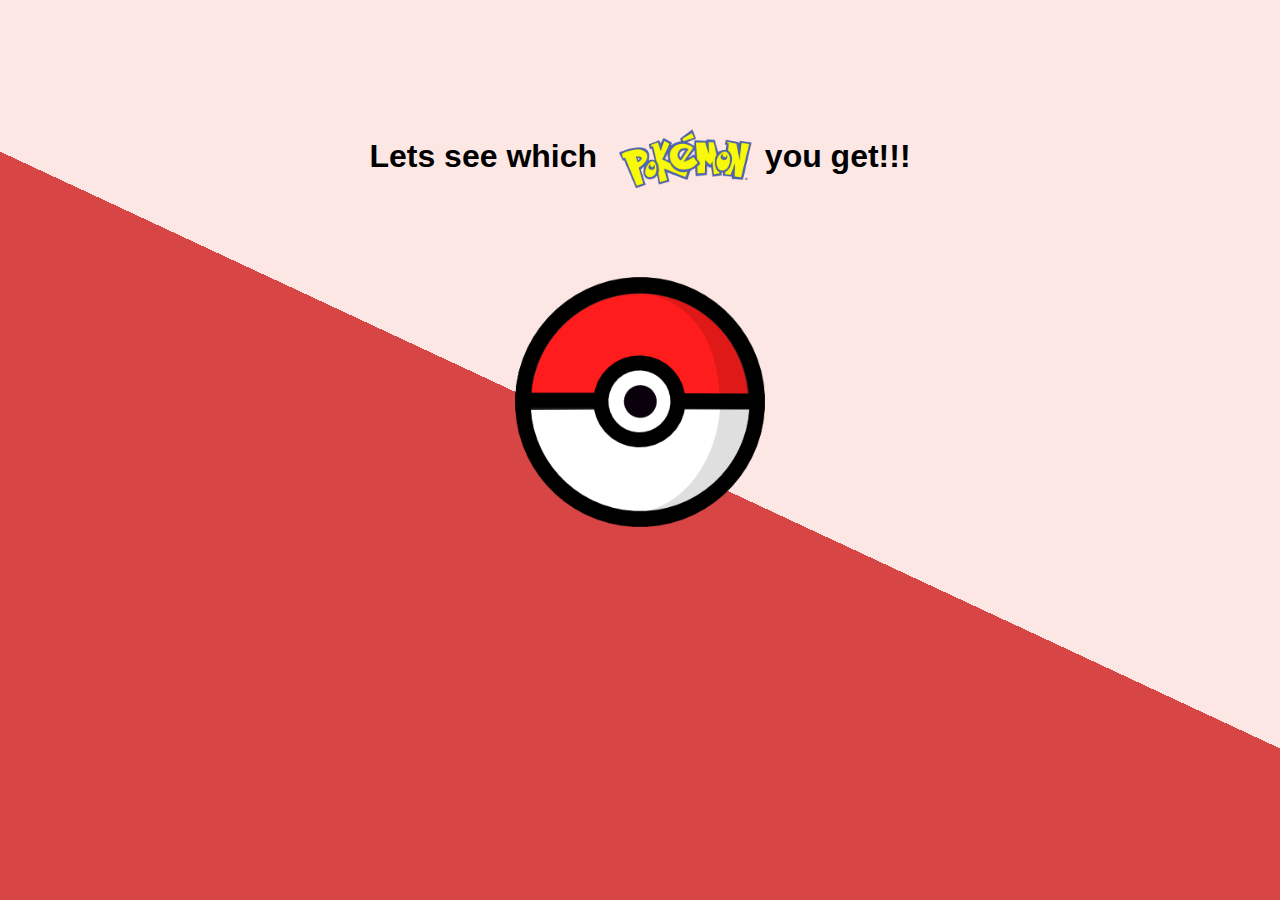
<file: projects/pokemon/index.html>
<!DOCTYPE html>
<html lang="en">
<head>
    <meta charset="UTF-8">
    <meta http-equiv="X-UA-Compatible" content="IE=edge">
    <meta name="viewport" content="width=device-width, initial-scale=1.0">
    <title>Pokemon</title>
    <style>
        @import url('http://fonts.cdnfonts.com/css/pokemon-solid');
    </style>
    <script
  src="https://code.jquery.com/jquery-3.6.0.min.js"
  integrity="sha256-/xUj+3OJU5yExlq6GSYGSHk7tPXikynS7ogEvDej/m4="
  crossorigin="anonymous"></script> <!--Adding JQuery-->
  <script src="script.js"></script> <!--The script, adding this to process things before loading the page rather than later-->           
    <link href="http://fonts.cdnfonts.com/css/pokemon-solid" rel="stylesheet"> <!--Adding Pokemon font-->
    <link href="//db.onlinewebfonts.com/c/f4d1593471d222ddebd973210265762a?family=Pokemon" rel="stylesheet" type="text/css"/> <!--adding a backup pokemon font-->
    <link rel="stylesheet" href="styles.css"> <!--The stylesheet-->
</head>
<body>
    <h1>Lets see which <img class="logo" src="pokemon_logo_.png" alt="" width="150px"> you get!!!</h1> 
    <img src="pokeball.png" class="poke output" onclick="game()"> <!--On click calling the function for the game to work-->
    <h1 class= "name"></h1> <!--To print the name-->
</body>
</html>
</file>
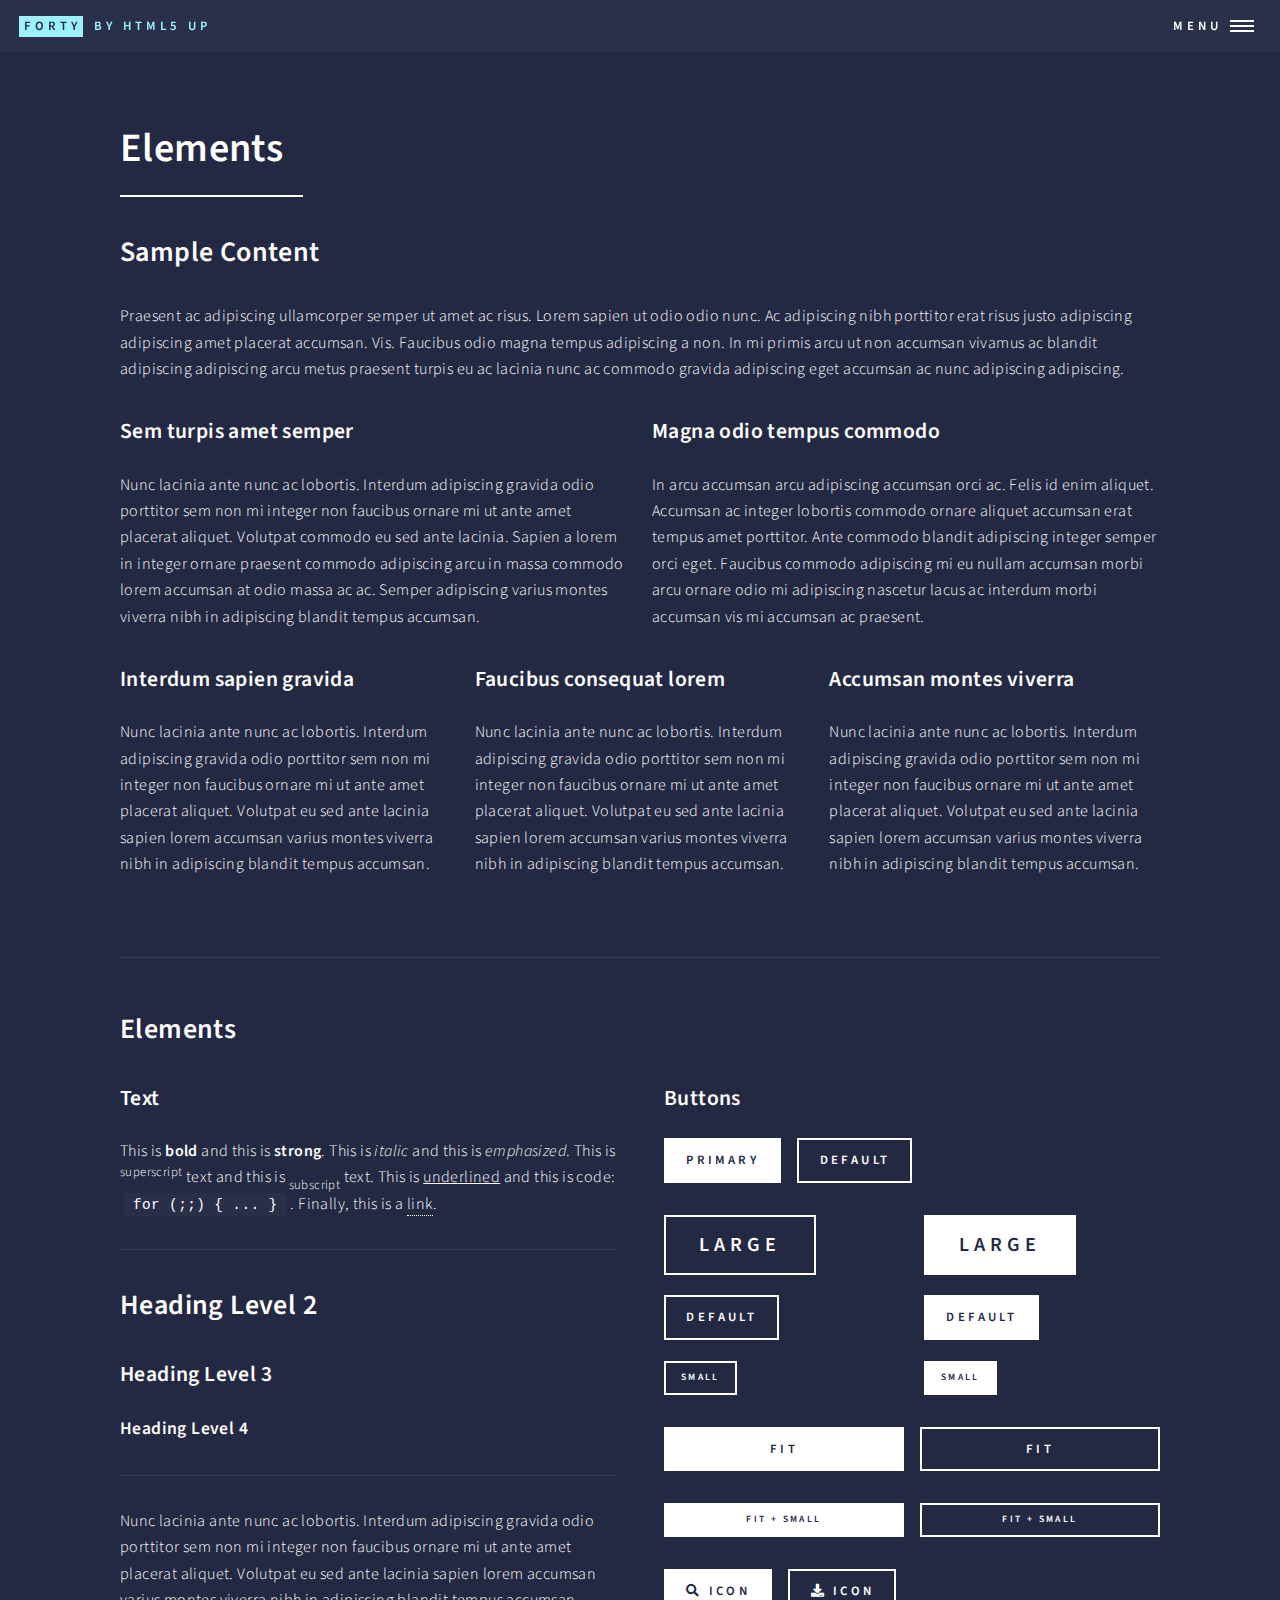
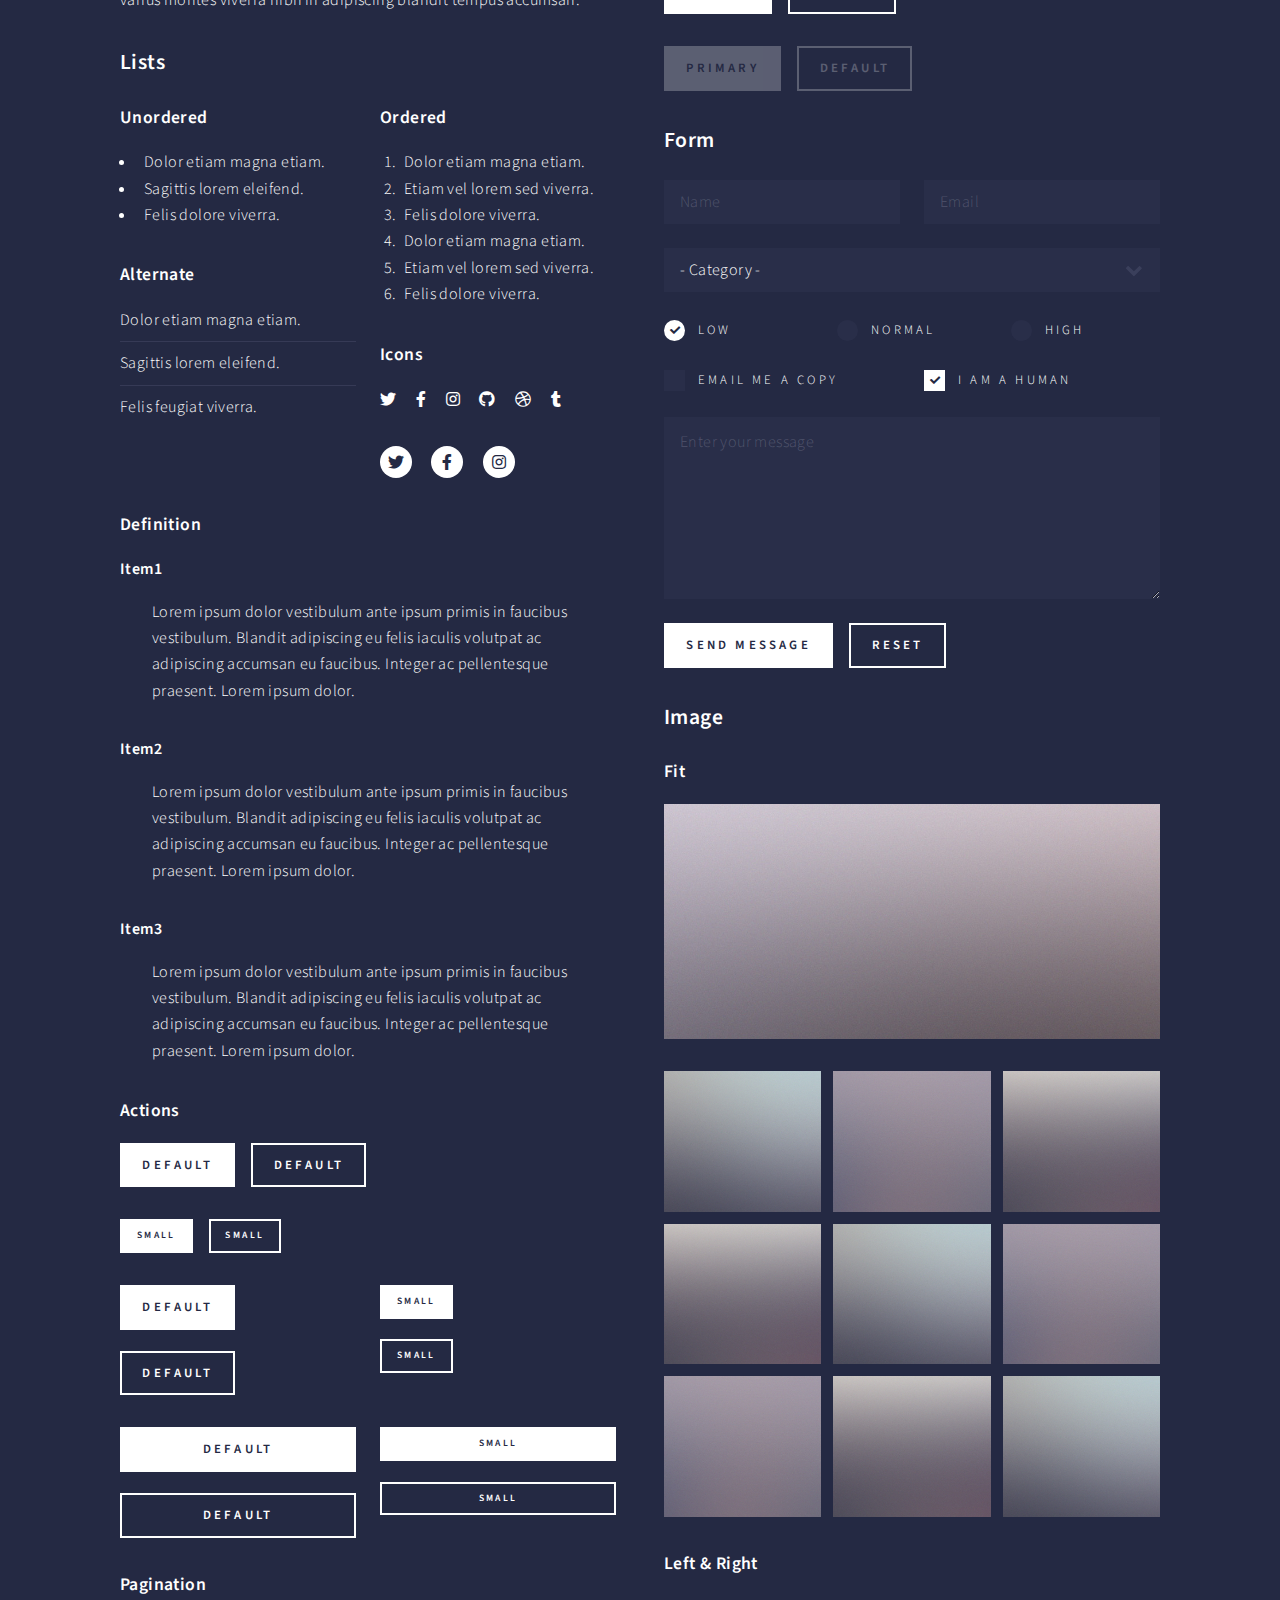
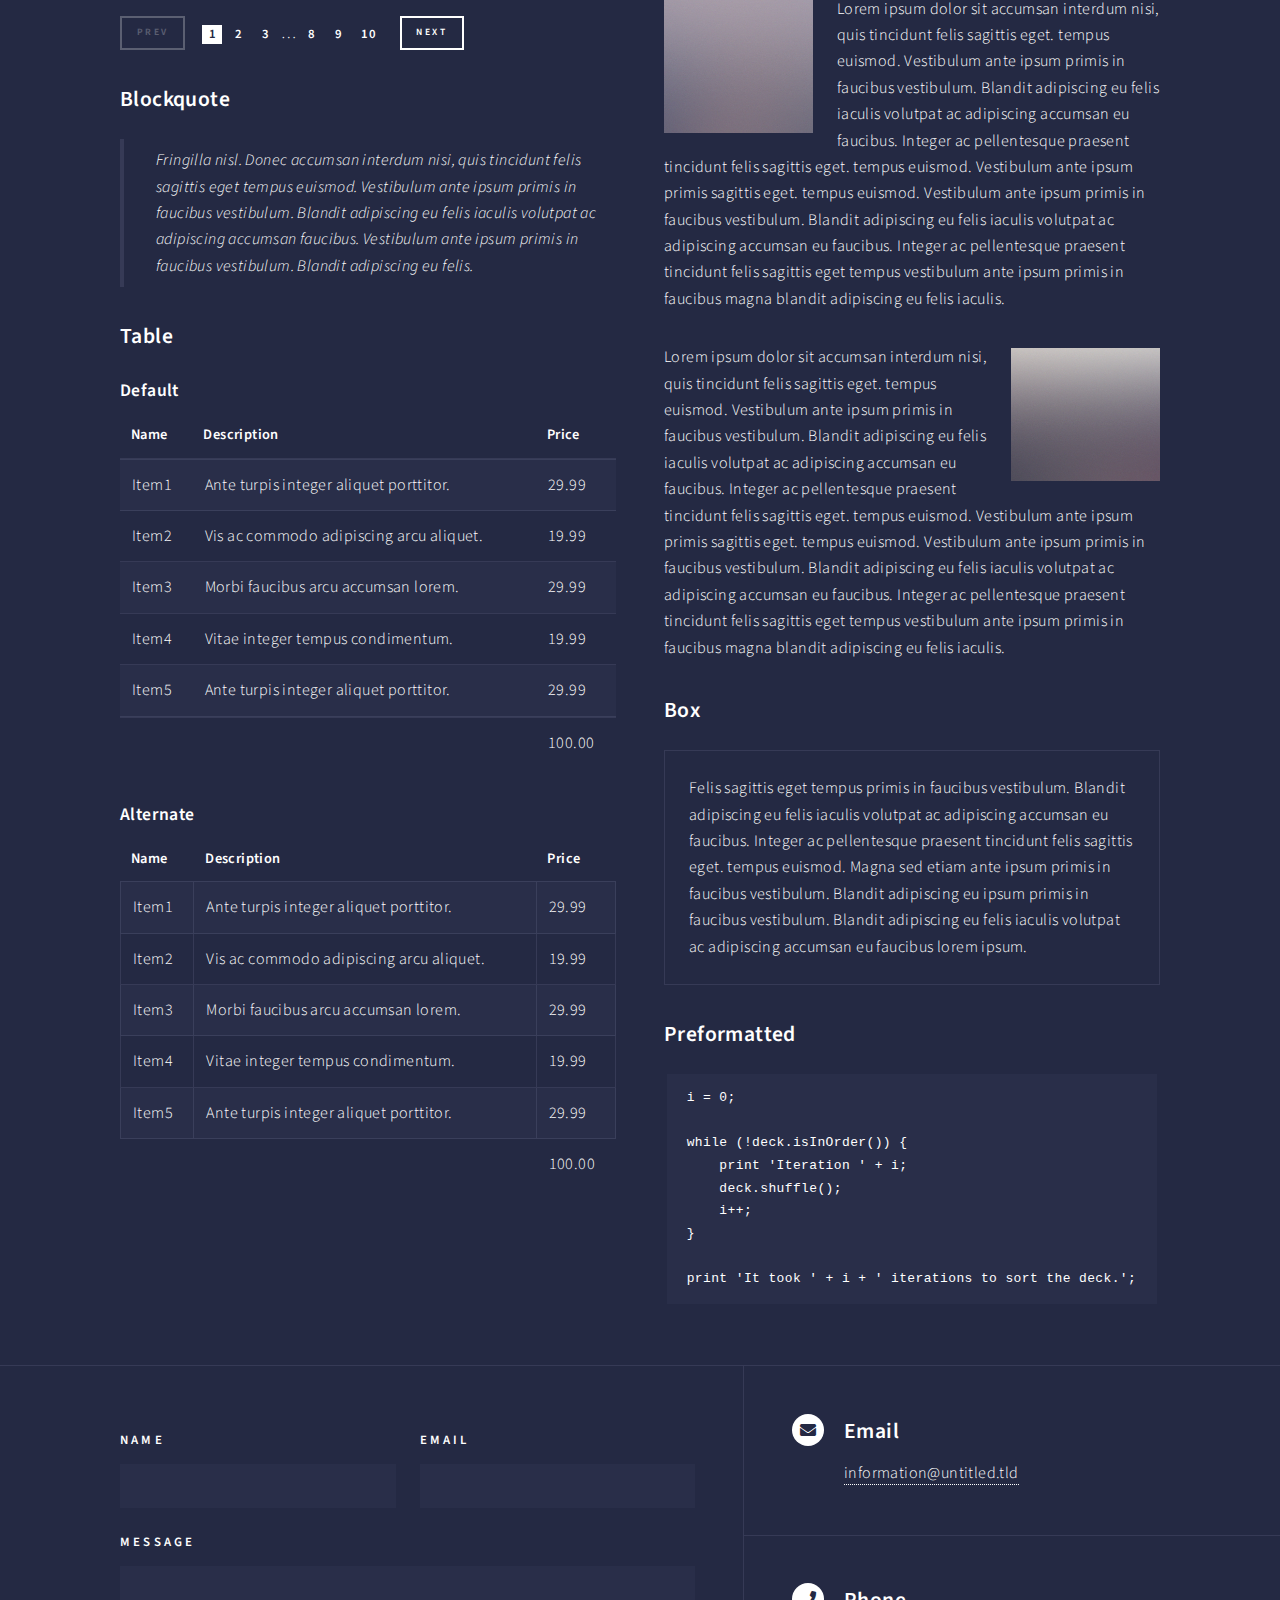
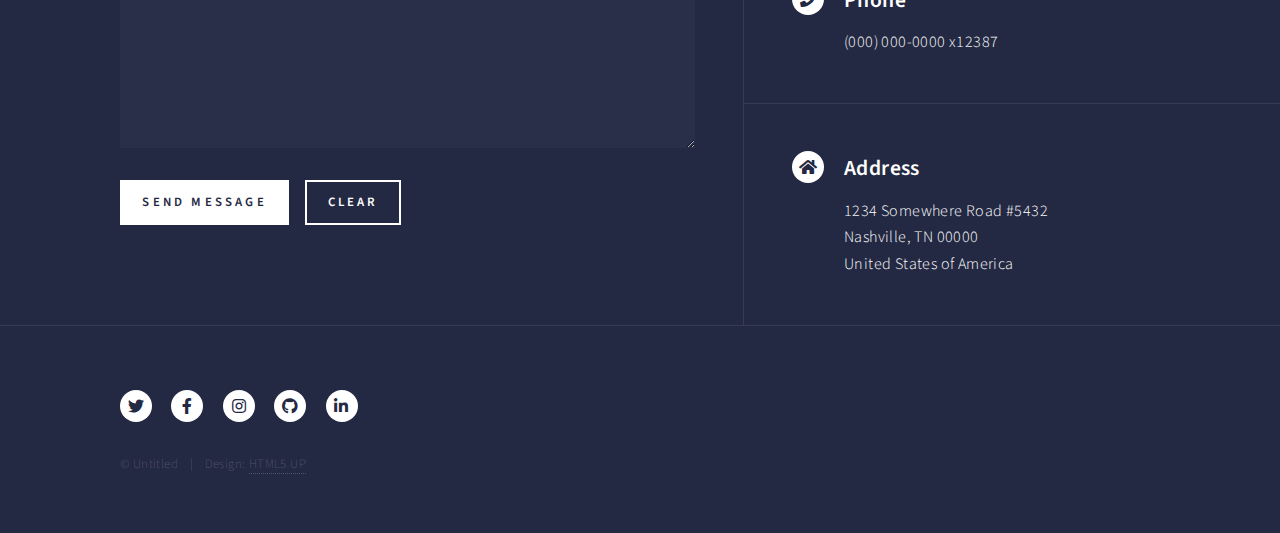
<file: elements.html>
<!DOCTYPE HTML>
<!--
	Forty by HTML5 UP
	html5up.net | @ajlkn
	Free for personal and commercial use under the CCA 3.0 license (html5up.net/license)
-->
<html>
	<head>
		<title>Elements - Forty by HTML5 UP</title>
		<meta charset="utf-8" />
		<meta name="viewport" content="width=device-width, initial-scale=1, user-scalable=no" />
		<link rel="stylesheet" href="assets/css/main.css" />
		<noscript><link rel="stylesheet" href="assets/css/noscript.css" /></noscript>
	</head>
	<body class="is-preload">

		<!-- Wrapper -->
			<div id="wrapper">

				<!-- Header -->
					<header id="header">
						<a href="index.html" class="logo"><strong>Forty</strong> <span>by HTML5 UP</span></a>
						<nav>
							<a href="#menu">Menu</a>
						</nav>
					</header>

				<!-- Menu -->
					<nav id="menu">
						<ul class="links">
							<li><a href="index.html">Home</a></li>
							<li><a href="landing.html">Landing</a></li>
							<li><a href="generic.html">Generic</a></li>
							<li><a href="elements.html">Elements</a></li>
						</ul>
						<ul class="actions stacked">
							<li><a href="#" class="button primary fit">Get Started</a></li>
							<li><a href="#" class="button fit">Log In</a></li>
						</ul>
					</nav>

				<!-- Main -->
					<div id="main" class="alt">

						<!-- One -->
							<section id="one">
								<div class="inner">
									<header class="major">
										<h1>Elements</h1>
									</header>

									<!-- Content -->
										<h2 id="content">Sample Content</h2>
										<p>Praesent ac adipiscing ullamcorper semper ut amet ac risus. Lorem sapien ut odio odio nunc. Ac adipiscing nibh porttitor erat risus justo adipiscing adipiscing amet placerat accumsan. Vis. Faucibus odio magna tempus adipiscing a non. In mi primis arcu ut non accumsan vivamus ac blandit adipiscing adipiscing arcu metus praesent turpis eu ac lacinia nunc ac commodo gravida adipiscing eget accumsan ac nunc adipiscing adipiscing.</p>
										<div class="row">
											<div class="col-6 col-12-small">
												<h3>Sem turpis amet semper</h3>
												<p>Nunc lacinia ante nunc ac lobortis. Interdum adipiscing gravida odio porttitor sem non mi integer non faucibus ornare mi ut ante amet placerat aliquet. Volutpat commodo eu sed ante lacinia. Sapien a lorem in integer ornare praesent commodo adipiscing arcu in massa commodo lorem accumsan at odio massa ac ac. Semper adipiscing varius montes viverra nibh in adipiscing blandit tempus accumsan.</p>
											</div>
											<div class="col-6 col-12-small">
												<h3>Magna odio tempus commodo</h3>
												<p>In arcu accumsan arcu adipiscing accumsan orci ac. Felis id enim aliquet. Accumsan ac integer lobortis commodo ornare aliquet accumsan erat tempus amet porttitor. Ante commodo blandit adipiscing integer semper orci eget. Faucibus commodo adipiscing mi eu nullam accumsan morbi arcu ornare odio mi adipiscing nascetur lacus ac interdum morbi accumsan vis mi accumsan ac praesent.</p>
											</div>
											<!-- Break -->
											<div class="col-4 col-12-medium">
												<h3>Interdum sapien gravida</h3>
												<p>Nunc lacinia ante nunc ac lobortis. Interdum adipiscing gravida odio porttitor sem non mi integer non faucibus ornare mi ut ante amet placerat aliquet. Volutpat eu sed ante lacinia sapien lorem accumsan varius montes viverra nibh in adipiscing blandit tempus accumsan.</p>
											</div>
											<div class="col-4 col-12-medium">
												<h3>Faucibus consequat lorem</h3>
												<p>Nunc lacinia ante nunc ac lobortis. Interdum adipiscing gravida odio porttitor sem non mi integer non faucibus ornare mi ut ante amet placerat aliquet. Volutpat eu sed ante lacinia sapien lorem accumsan varius montes viverra nibh in adipiscing blandit tempus accumsan.</p>
											</div>
											<div class="col-4 col-12-medium">
												<h3>Accumsan montes viverra</h3>
												<p>Nunc lacinia ante nunc ac lobortis. Interdum adipiscing gravida odio porttitor sem non mi integer non faucibus ornare mi ut ante amet placerat aliquet. Volutpat eu sed ante lacinia sapien lorem accumsan varius montes viverra nibh in adipiscing blandit tempus accumsan.</p>
											</div>
										</div>

									<hr class="major" />

									<!-- Elements -->
										<h2 id="elements">Elements</h2>
										<div class="row gtr-200">
											<div class="col-6 col-12-medium">

												<!-- Text stuff -->
													<h3>Text</h3>
													<p>This is <b>bold</b> and this is <strong>strong</strong>. This is <i>italic</i> and this is <em>emphasized</em>.
													This is <sup>superscript</sup> text and this is <sub>subscript</sub> text.
													This is <u>underlined</u> and this is code: <code>for (;;) { ... }</code>.
													Finally, this is a <a href="#">link</a>.</p>
													<hr />
													<h2>Heading Level 2</h2>
													<h3>Heading Level 3</h3>
													<h4>Heading Level 4</h4>
													<hr />
													<p>Nunc lacinia ante nunc ac lobortis. Interdum adipiscing gravida odio porttitor sem non mi integer non faucibus ornare mi ut ante amet placerat aliquet. Volutpat eu sed ante lacinia sapien lorem accumsan varius montes viverra nibh in adipiscing blandit tempus accumsan.</p>

												<!-- Lists -->
													<h3>Lists</h3>
													<div class="row">
														<div class="col-6 col-12-small">

															<h4>Unordered</h4>
															<ul>
																<li>Dolor etiam magna etiam.</li>
																<li>Sagittis lorem eleifend.</li>
																<li>Felis dolore viverra.</li>
															</ul>

															<h4>Alternate</h4>
															<ul class="alt">
																<li>Dolor etiam magna etiam.</li>
																<li>Sagittis lorem eleifend.</li>
																<li>Felis feugiat viverra.</li>
															</ul>

														</div>
														<div class="col-6 col-12-small">

															<h4>Ordered</h4>
															<ol>
																<li>Dolor etiam magna etiam.</li>
																<li>Etiam vel lorem sed viverra.</li>
																<li>Felis dolore viverra.</li>
																<li>Dolor etiam magna etiam.</li>
																<li>Etiam vel lorem sed viverra.</li>
																<li>Felis dolore viverra.</li>
															</ol>

															<h4>Icons</h4>
															<ul class="icons">
																<li><a href="#" class="icon brands fa-twitter"><span class="label">Twitter</span></a></li>
																<li><a href="#" class="icon brands fa-facebook-f"><span class="label">Facebook</span></a></li>
																<li><a href="#" class="icon brands fa-instagram"><span class="label">Instagram</span></a></li>
																<li><a href="#" class="icon brands fa-github"><span class="label">Github</span></a></li>
																<li><a href="#" class="icon brands fa-dribbble"><span class="label">Dribbble</span></a></li>
																<li><a href="#" class="icon brands fa-tumblr"><span class="label">Tumblr</span></a></li>
															</ul>
															<ul class="icons">
																<li><a href="#" class="icon brands alt fa-twitter"><span class="label">Twitter</span></a></li>
																<li><a href="#" class="icon brands alt fa-facebook-f"><span class="label">Facebook</span></a></li>
																<li><a href="#" class="icon brands alt fa-instagram"><span class="label">Instagram</span></a></li>
															</ul>

														</div>
													</div>
													<h4>Definition</h4>
													<dl>
														<dt>Item1</dt>
														<dd>
															<p>Lorem ipsum dolor vestibulum ante ipsum primis in faucibus vestibulum. Blandit adipiscing eu felis iaculis volutpat ac adipiscing accumsan eu faucibus. Integer ac pellentesque praesent. Lorem ipsum dolor.</p>
														</dd>
														<dt>Item2</dt>
														<dd>
															<p>Lorem ipsum dolor vestibulum ante ipsum primis in faucibus vestibulum. Blandit adipiscing eu felis iaculis volutpat ac adipiscing accumsan eu faucibus. Integer ac pellentesque praesent. Lorem ipsum dolor.</p>
														</dd>
														<dt>Item3</dt>
														<dd>
															<p>Lorem ipsum dolor vestibulum ante ipsum primis in faucibus vestibulum. Blandit adipiscing eu felis iaculis volutpat ac adipiscing accumsan eu faucibus. Integer ac pellentesque praesent. Lorem ipsum dolor.</p>
														</dd>
													</dl>

													<h4>Actions</h4>
													<ul class="actions">
														<li><a href="#" class="button primary">Default</a></li>
														<li><a href="#" class="button">Default</a></li>
													</ul>
													<ul class="actions small">
														<li><a href="#" class="button primary small">Small</a></li>
														<li><a href="#" class="button small">Small</a></li>
													</ul>
													<div class="row">
														<div class="col-6 col-12-small">
															<ul class="actions stacked">
																<li><a href="#" class="button primary">Default</a></li>
																<li><a href="#" class="button">Default</a></li>
															</ul>
														</div>
														<div class="col-6 col-12-small">
															<ul class="actions stacked">
																<li><a href="#" class="button primary small">Small</a></li>
																<li><a href="#" class="button small">Small</a></li>
															</ul>
														</div>
														<div class="col-6 col-12-small">
															<ul class="actions stacked">
																<li><a href="#" class="button primary fit">Default</a></li>
																<li><a href="#" class="button fit">Default</a></li>
															</ul>
														</div>
														<div class="col-6 col-12-small">
															<ul class="actions stacked">
																<li><a href="#" class="button primary small fit">Small</a></li>
																<li><a href="#" class="button small fit">Small</a></li>
															</ul>
														</div>
													</div>

													<h4>Pagination</h4>
													<ul class="pagination">
														<li><span class="button small disabled">Prev</span></li>
														<li><a href="#" class="page active">1</a></li>
														<li><a href="#" class="page">2</a></li>
														<li><a href="#" class="page">3</a></li>
														<li><span>&hellip;</span></li>
														<li><a href="#" class="page">8</a></li>
														<li><a href="#" class="page">9</a></li>
														<li><a href="#" class="page">10</a></li>
														<li><a href="#" class="button small">Next</a></li>
													</ul>

												<!-- Blockquote -->
													<h3>Blockquote</h3>
													<blockquote>Fringilla nisl. Donec accumsan interdum nisi, quis tincidunt felis sagittis eget tempus euismod. Vestibulum ante ipsum primis in faucibus vestibulum. Blandit adipiscing eu felis iaculis volutpat ac adipiscing accumsan faucibus. Vestibulum ante ipsum primis in faucibus vestibulum. Blandit adipiscing eu felis.</blockquote>

												<!-- Table -->
													<h3>Table</h3>

													<h4>Default</h4>
													<div class="table-wrapper">
														<table>
															<thead>
																<tr>
																	<th>Name</th>
																	<th>Description</th>
																	<th>Price</th>
																</tr>
															</thead>
															<tbody>
																<tr>
																	<td>Item1</td>
																	<td>Ante turpis integer aliquet porttitor.</td>
																	<td>29.99</td>
																</tr>
																<tr>
																	<td>Item2</td>
																	<td>Vis ac commodo adipiscing arcu aliquet.</td>
																	<td>19.99</td>
																</tr>
																<tr>
																	<td>Item3</td>
																	<td> Morbi faucibus arcu accumsan lorem.</td>
																	<td>29.99</td>
																</tr>
																<tr>
																	<td>Item4</td>
																	<td>Vitae integer tempus condimentum.</td>
																	<td>19.99</td>
																</tr>
																<tr>
																	<td>Item5</td>
																	<td>Ante turpis integer aliquet porttitor.</td>
																	<td>29.99</td>
																</tr>
															</tbody>
															<tfoot>
																<tr>
																	<td colspan="2"></td>
																	<td>100.00</td>
																</tr>
															</tfoot>
														</table>
													</div>

													<h4>Alternate</h4>
													<div class="table-wrapper">
														<table class="alt">
															<thead>
																<tr>
																	<th>Name</th>
																	<th>Description</th>
																	<th>Price</th>
																</tr>
															</thead>
															<tbody>
																<tr>
																	<td>Item1</td>
																	<td>Ante turpis integer aliquet porttitor.</td>
																	<td>29.99</td>
																</tr>
																<tr>
																	<td>Item2</td>
																	<td>Vis ac commodo adipiscing arcu aliquet.</td>
																	<td>19.99</td>
																</tr>
																<tr>
																	<td>Item3</td>
																	<td> Morbi faucibus arcu accumsan lorem.</td>
																	<td>29.99</td>
																</tr>
																<tr>
																	<td>Item4</td>
																	<td>Vitae integer tempus condimentum.</td>
																	<td>19.99</td>
																</tr>
																<tr>
																	<td>Item5</td>
																	<td>Ante turpis integer aliquet porttitor.</td>
																	<td>29.99</td>
																</tr>
															</tbody>
															<tfoot>
																<tr>
																	<td colspan="2"></td>
																	<td>100.00</td>
																</tr>
															</tfoot>
														</table>
													</div>

											</div>
											<div class="col-6 col-12-medium">

												<!-- Buttons -->
													<h3>Buttons</h3>
													<ul class="actions">
														<li><a href="#" class="button primary">Primary</a></li>
														<li><a href="#" class="button">Default</a></li>
													</ul>
													<div class="row">
														<div class="col-6 col-12-xsmall">
															<ul class="actions stacked">
																<li><a href="#" class="button large">Large</a></li>
																<li><a href="#" class="button">Default</a></li>
																<li><a href="#" class="button small">Small</a></li>
															</ul>
														</div>
														<div class="col-6 col-12-xsmall">
															<ul class="actions stacked">
																<li><a href="#" class="button primary large">Large</a></li>
																<li><a href="#" class="button primary">Default</a></li>
																<li><a href="#" class="button primary small">Small</a></li>
															</ul>
														</div>
													</div>
													<ul class="actions fit">
														<li><a href="#" class="button primary fit">Fit</a></li>
														<li><a href="#" class="button fit">Fit</a></li>
													</ul>
													<ul class="actions fit small">
														<li><a href="#" class="button primary fit small">Fit + Small</a></li>
														<li><a href="#" class="button fit small">Fit + Small</a></li>
													</ul>
													<ul class="actions">
														<li><a href="#" class="button primary icon solid fa-search">Icon</a></li>
														<li><a href="#" class="button icon solid fa-download">Icon</a></li>
													</ul>
													<ul class="actions">
														<li><span class="button primary disabled">Primary</span></li>
														<li><span class="button disabled">Default</span></li>
													</ul>

												<!-- Form -->
													<h3>Form</h3>

													<form method="post" action="#">
														<div class="row gtr-uniform">
															<div class="col-6 col-12-xsmall">
																<input type="text" name="demo-name" id="demo-name" value="" placeholder="Name" />
															</div>
															<div class="col-6 col-12-xsmall">
																<input type="email" name="demo-email" id="demo-email" value="" placeholder="Email" />
															</div>
															<!-- Break -->
															<div class="col-12">
																<select name="demo-category" id="demo-category">
																	<option value="">- Category -</option>
																	<option value="1">Manufacturing</option>
																	<option value="1">Shipping</option>
																	<option value="1">Administration</option>
																	<option value="1">Human Resources</option>
																</select>
															</div>
															<!-- Break -->
															<div class="col-4 col-12-small">
																<input type="radio" id="demo-priority-low" name="demo-priority" checked>
																<label for="demo-priority-low">Low</label>
															</div>
															<div class="col-4 col-12-small">
																<input type="radio" id="demo-priority-normal" name="demo-priority">
																<label for="demo-priority-normal">Normal</label>
															</div>
															<div class="col-4 col-12-small">
																<input type="radio" id="demo-priority-high" name="demo-priority">
																<label for="demo-priority-high">High</label>
															</div>
															<!-- Break -->
															<div class="col-6 col-12-small">
																<input type="checkbox" id="demo-copy" name="demo-copy">
																<label for="demo-copy">Email me a copy</label>
															</div>
															<div class="col-6 col-12-small">
																<input type="checkbox" id="demo-human" name="demo-human" checked>
																<label for="demo-human">I am a human</label>
															</div>
															<!-- Break -->
															<div class="col-12">
																<textarea name="demo-message" id="demo-message" placeholder="Enter your message" rows="6"></textarea>
															</div>
															<!-- Break -->
															<div class="col-12">
																<ul class="actions">
																	<li><input type="submit" value="Send Message" class="primary" /></li>
																	<li><input type="reset" value="Reset" /></li>
																</ul>
															</div>
														</div>
													</form>

												<!-- Image -->
													<h3>Image</h3>

													<h4>Fit</h4>
													<span class="image fit"><img src="images/pic03.jpg" alt="" /></span>
													<div class="box alt">
														<div class="row gtr-50 gtr-uniform">
															<div class="col-4"><span class="image fit"><img src="images/pic08.jpg" alt="" /></span></div>
															<div class="col-4"><span class="image fit"><img src="images/pic09.jpg" alt="" /></span></div>
															<div class="col-4"><span class="image fit"><img src="images/pic10.jpg" alt="" /></span></div>
															<!-- Break -->
															<div class="col-4"><span class="image fit"><img src="images/pic10.jpg" alt="" /></span></div>
															<div class="col-4"><span class="image fit"><img src="images/pic08.jpg" alt="" /></span></div>
															<div class="col-4"><span class="image fit"><img src="images/pic09.jpg" alt="" /></span></div>
															<!-- Break -->
															<div class="col-4"><span class="image fit"><img src="images/pic09.jpg" alt="" /></span></div>
															<div class="col-4"><span class="image fit"><img src="images/pic10.jpg" alt="" /></span></div>
															<div class="col-4"><span class="image fit"><img src="images/pic08.jpg" alt="" /></span></div>
														</div>
													</div>

													<h4>Left &amp; Right</h4>
													<p><span class="image left"><img src="images/pic09.jpg" alt="" /></span>Lorem ipsum dolor sit accumsan interdum nisi, quis tincidunt felis sagittis eget. tempus euismod. Vestibulum ante ipsum primis in faucibus vestibulum. Blandit adipiscing eu felis iaculis volutpat ac adipiscing accumsan eu faucibus. Integer ac pellentesque praesent tincidunt felis sagittis eget. tempus euismod. Vestibulum ante ipsum primis sagittis eget. tempus euismod. Vestibulum ante ipsum primis in faucibus vestibulum. Blandit adipiscing eu felis iaculis volutpat ac adipiscing accumsan eu faucibus. Integer ac pellentesque praesent tincidunt felis sagittis eget tempus vestibulum ante ipsum primis in faucibus magna blandit adipiscing eu felis iaculis.</p>
													<p><span class="image right"><img src="images/pic10.jpg" alt="" /></span>Lorem ipsum dolor sit accumsan interdum nisi, quis tincidunt felis sagittis eget. tempus euismod. Vestibulum ante ipsum primis in faucibus vestibulum. Blandit adipiscing eu felis iaculis volutpat ac adipiscing accumsan eu faucibus. Integer ac pellentesque praesent tincidunt felis sagittis eget. tempus euismod. Vestibulum ante ipsum primis sagittis eget. tempus euismod. Vestibulum ante ipsum primis in faucibus vestibulum. Blandit adipiscing eu felis iaculis volutpat ac adipiscing accumsan eu faucibus. Integer ac pellentesque praesent tincidunt felis sagittis eget tempus vestibulum ante ipsum primis in faucibus magna blandit adipiscing eu felis iaculis.</p>

												<!-- Box -->
													<h3>Box</h3>
													<div class="box">
														<p>Felis sagittis eget tempus primis in faucibus vestibulum. Blandit adipiscing eu felis iaculis volutpat ac adipiscing accumsan eu faucibus. Integer ac pellentesque praesent tincidunt felis sagittis eget. tempus euismod. Magna sed etiam ante ipsum primis in faucibus vestibulum. Blandit adipiscing eu ipsum primis in faucibus vestibulum. Blandit adipiscing eu felis iaculis volutpat ac adipiscing accumsan eu faucibus lorem ipsum.</p>
													</div>

												<!-- Preformatted Code -->
													<h3>Preformatted</h3>
													<pre><code>i = 0;

while (!deck.isInOrder()) {
    print 'Iteration ' + i;
    deck.shuffle();
    i++;
}

print 'It took ' + i + ' iterations to sort the deck.';
</code></pre>

											</div>
										</div>

								</div>
							</section>

					</div>

				<!-- Contact -->
					<section id="contact">
						<div class="inner">
							<section>
								<form method="post" action="#">
									<div class="fields">
										<div class="field half">
											<label for="name">Name</label>
											<input type="text" name="name" id="name" />
										</div>
										<div class="field half">
											<label for="email">Email</label>
											<input type="text" name="email" id="email" />
										</div>
										<div class="field">
											<label for="message">Message</label>
											<textarea name="message" id="message" rows="6"></textarea>
										</div>
									</div>
									<ul class="actions">
										<li><input type="submit" value="Send Message" class="primary" /></li>
										<li><input type="reset" value="Clear" /></li>
									</ul>
								</form>
							</section>
							<section class="split">
								<section>
									<div class="contact-method">
										<span class="icon solid alt fa-envelope"></span>
										<h3>Email</h3>
										<a href="#">information@untitled.tld</a>
									</div>
								</section>
								<section>
									<div class="contact-method">
										<span class="icon solid alt fa-phone"></span>
										<h3>Phone</h3>
										<span>(000) 000-0000 x12387</span>
									</div>
								</section>
								<section>
									<div class="contact-method">
										<span class="icon solid alt fa-home"></span>
										<h3>Address</h3>
										<span>1234 Somewhere Road #5432<br />
										Nashville, TN 00000<br />
										United States of America</span>
									</div>
								</section>
							</section>
						</div>
					</section>

				<!-- Footer -->
					<footer id="footer">
						<div class="inner">
							<ul class="icons">
								<li><a href="#" class="icon brands alt fa-twitter"><span class="label">Twitter</span></a></li>
								<li><a href="#" class="icon brands alt fa-facebook-f"><span class="label">Facebook</span></a></li>
								<li><a href="#" class="icon brands alt fa-instagram"><span class="label">Instagram</span></a></li>
								<li><a href="#" class="icon brands alt fa-github"><span class="label">GitHub</span></a></li>
								<li><a href="#" class="icon brands alt fa-linkedin-in"><span class="label">LinkedIn</span></a></li>
							</ul>
							<ul class="copyright">
								<li>&copy; Untitled</li><li>Design: <a href="https://html5up.net">HTML5 UP</a></li>
							</ul>
						</div>
					</footer>

			</div>

		<!-- Scripts -->
			<script src="assets/js/jquery.min.js"></script>
			<script src="assets/js/jquery.scrolly.min.js"></script>
			<script src="assets/js/jquery.scrollex.min.js"></script>
			<script src="assets/js/browser.min.js"></script>
			<script src="assets/js/breakpoints.min.js"></script>
			<script src="assets/js/util.js"></script>
			<script src="assets/js/main.js"></script>

	</body>
</html>
</file>
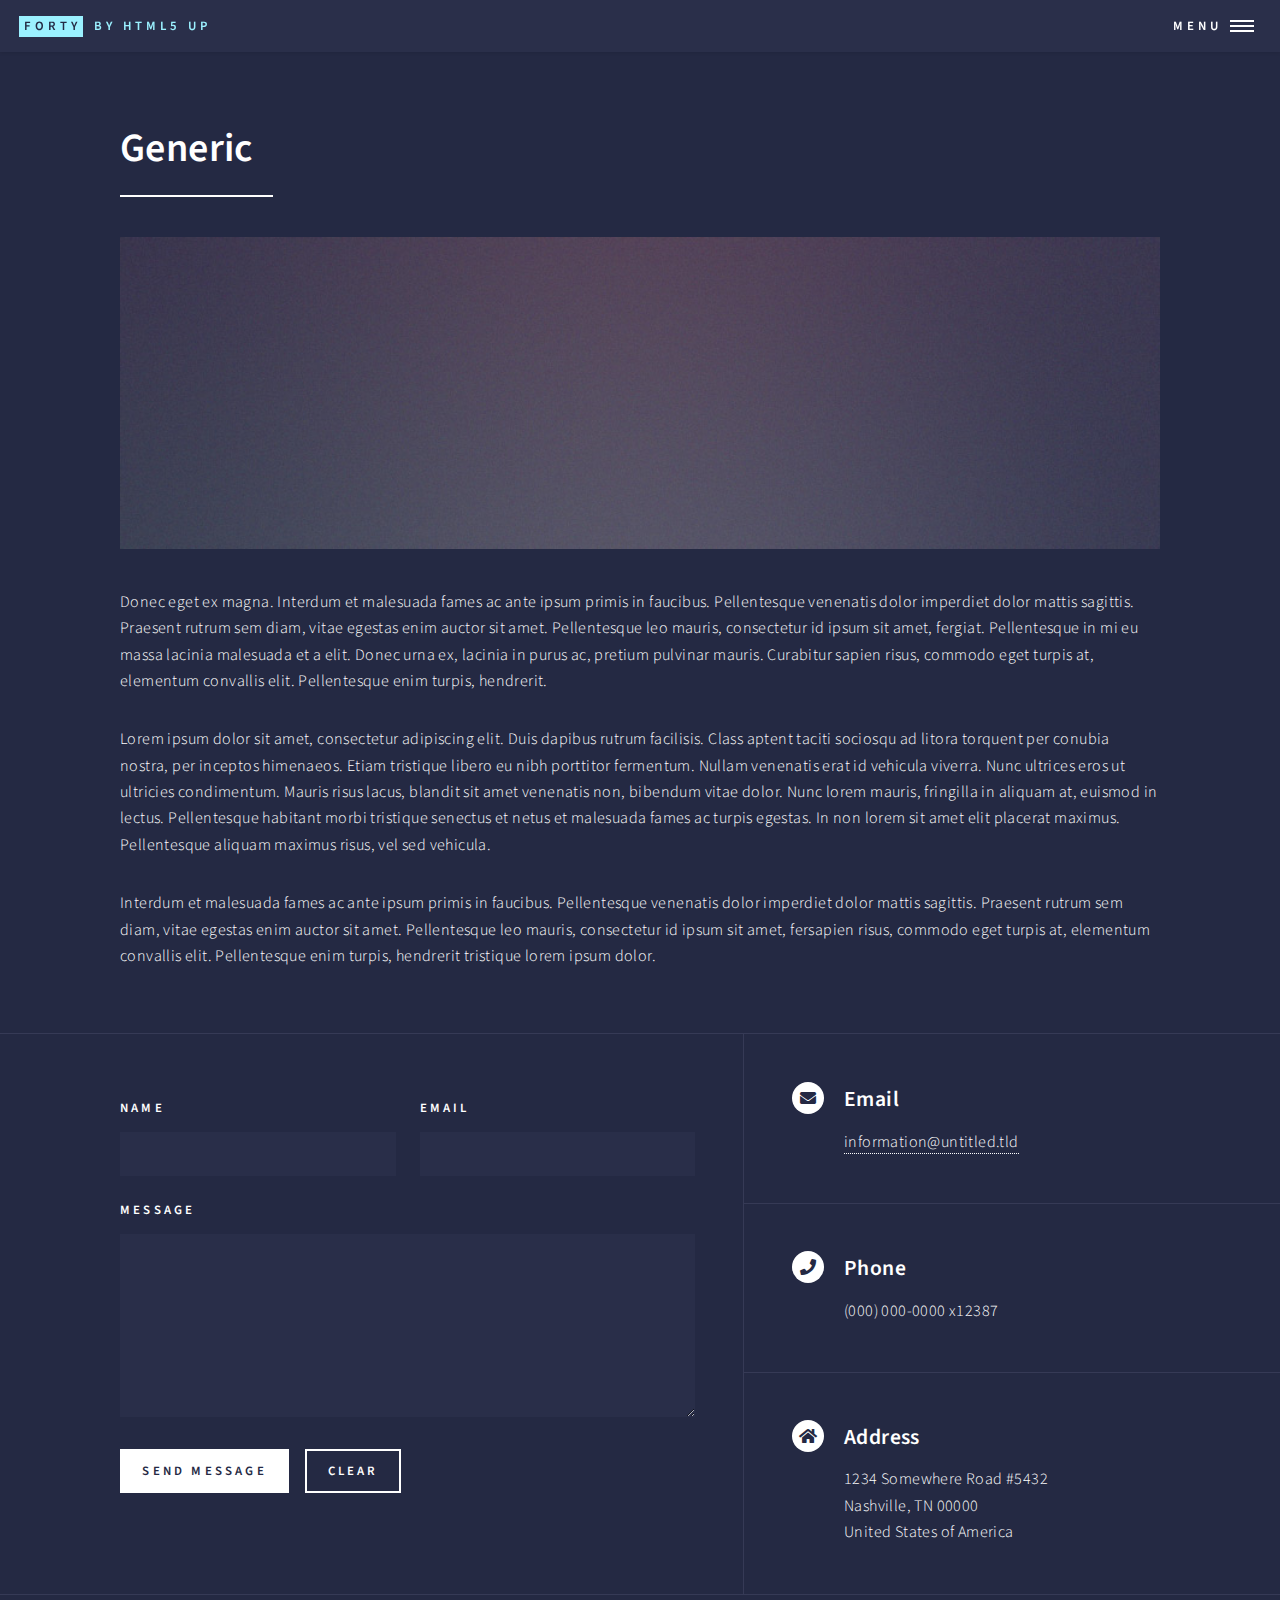
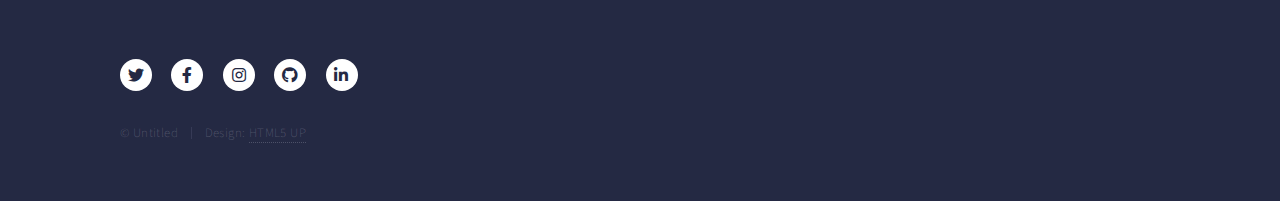
<file: generic.html>
<!DOCTYPE HTML>
<!--
	Forty by HTML5 UP
	html5up.net | @ajlkn
	Free for personal and commercial use under the CCA 3.0 license (html5up.net/license)
-->
<html>
	<head>
		<title>Generic - Forty by HTML5 UP</title>
		<meta charset="utf-8" />
		<meta name="viewport" content="width=device-width, initial-scale=1, user-scalable=no" />
		<link rel="stylesheet" href="assets/css/main.css" />
		<noscript><link rel="stylesheet" href="assets/css/noscript.css" /></noscript>
	</head>
	<body class="is-preload">

		<!-- Wrapper -->
			<div id="wrapper">

				<!-- Header -->
					<header id="header">
						<a href="index.html" class="logo"><strong>Forty</strong> <span>by HTML5 UP</span></a>
						<nav>
							<a href="#menu">Menu</a>
						</nav>
					</header>

				<!-- Menu -->
					<nav id="menu">
						<ul class="links">
							<li><a href="index.html">Home</a></li>
							<li><a href="landing.html">Landing</a></li>
							<li><a href="generic.html">Generic</a></li>
							<li><a href="elements.html">Elements</a></li>
						</ul>
						<ul class="actions stacked">
							<li><a href="#" class="button primary fit">Get Started</a></li>
							<li><a href="#" class="button fit">Log In</a></li>
						</ul>
					</nav>

				<!-- Main -->
					<div id="main" class="alt">

						<!-- One -->
							<section id="one">
								<div class="inner">
									<header class="major">
										<h1>Generic</h1>
									</header>
									<span class="image main"><img src="images/pic11.jpg" alt="" /></span>
									<p>Donec eget ex magna. Interdum et malesuada fames ac ante ipsum primis in faucibus. Pellentesque venenatis dolor imperdiet dolor mattis sagittis. Praesent rutrum sem diam, vitae egestas enim auctor sit amet. Pellentesque leo mauris, consectetur id ipsum sit amet, fergiat. Pellentesque in mi eu massa lacinia malesuada et a elit. Donec urna ex, lacinia in purus ac, pretium pulvinar mauris. Curabitur sapien risus, commodo eget turpis at, elementum convallis elit. Pellentesque enim turpis, hendrerit.</p>
									<p>Lorem ipsum dolor sit amet, consectetur adipiscing elit. Duis dapibus rutrum facilisis. Class aptent taciti sociosqu ad litora torquent per conubia nostra, per inceptos himenaeos. Etiam tristique libero eu nibh porttitor fermentum. Nullam venenatis erat id vehicula viverra. Nunc ultrices eros ut ultricies condimentum. Mauris risus lacus, blandit sit amet venenatis non, bibendum vitae dolor. Nunc lorem mauris, fringilla in aliquam at, euismod in lectus. Pellentesque habitant morbi tristique senectus et netus et malesuada fames ac turpis egestas. In non lorem sit amet elit placerat maximus. Pellentesque aliquam maximus risus, vel sed vehicula.</p>
									<p>Interdum et malesuada fames ac ante ipsum primis in faucibus. Pellentesque venenatis dolor imperdiet dolor mattis sagittis. Praesent rutrum sem diam, vitae egestas enim auctor sit amet. Pellentesque leo mauris, consectetur id ipsum sit amet, fersapien risus, commodo eget turpis at, elementum convallis elit. Pellentesque enim turpis, hendrerit tristique lorem ipsum dolor.</p>
								</div>
							</section>

					</div>

				<!-- Contact -->
					<section id="contact">
						<div class="inner">
							<section>
								<form method="post" action="#">
									<div class="fields">
										<div class="field half">
											<label for="name">Name</label>
											<input type="text" name="name" id="name" />
										</div>
										<div class="field half">
											<label for="email">Email</label>
											<input type="text" name="email" id="email" />
										</div>
										<div class="field">
											<label for="message">Message</label>
											<textarea name="message" id="message" rows="6"></textarea>
										</div>
									</div>
									<ul class="actions">
										<li><input type="submit" value="Send Message" class="primary" /></li>
										<li><input type="reset" value="Clear" /></li>
									</ul>
								</form>
							</section>
							<section class="split">
								<section>
									<div class="contact-method">
										<span class="icon solid alt fa-envelope"></span>
										<h3>Email</h3>
										<a href="#">information@untitled.tld</a>
									</div>
								</section>
								<section>
									<div class="contact-method">
										<span class="icon solid alt fa-phone"></span>
										<h3>Phone</h3>
										<span>(000) 000-0000 x12387</span>
									</div>
								</section>
								<section>
									<div class="contact-method">
										<span class="icon solid alt fa-home"></span>
										<h3>Address</h3>
										<span>1234 Somewhere Road #5432<br />
										Nashville, TN 00000<br />
										United States of America</span>
									</div>
								</section>
							</section>
						</div>
					</section>

				<!-- Footer -->
					<footer id="footer">
						<div class="inner">
							<ul class="icons">
								<li><a href="#" class="icon brands alt fa-twitter"><span class="label">Twitter</span></a></li>
								<li><a href="#" class="icon brands alt fa-facebook-f"><span class="label">Facebook</span></a></li>
								<li><a href="#" class="icon brands alt fa-instagram"><span class="label">Instagram</span></a></li>
								<li><a href="#" class="icon brands alt fa-github"><span class="label">GitHub</span></a></li>
								<li><a href="#" class="icon brands alt fa-linkedin-in"><span class="label">LinkedIn</span></a></li>
							</ul>
							<ul class="copyright">
								<li>&copy; Untitled</li><li>Design: <a href="https://html5up.net">HTML5 UP</a></li>
							</ul>
						</div>
					</footer>

			</div>

		<!-- Scripts -->
			<script src="assets/js/jquery.min.js"></script>
			<script src="assets/js/jquery.scrolly.min.js"></script>
			<script src="assets/js/jquery.scrollex.min.js"></script>
			<script src="assets/js/browser.min.js"></script>
			<script src="assets/js/breakpoints.min.js"></script>
			<script src="assets/js/util.js"></script>
			<script src="assets/js/main.js"></script>

	</body>
</html>
</file>
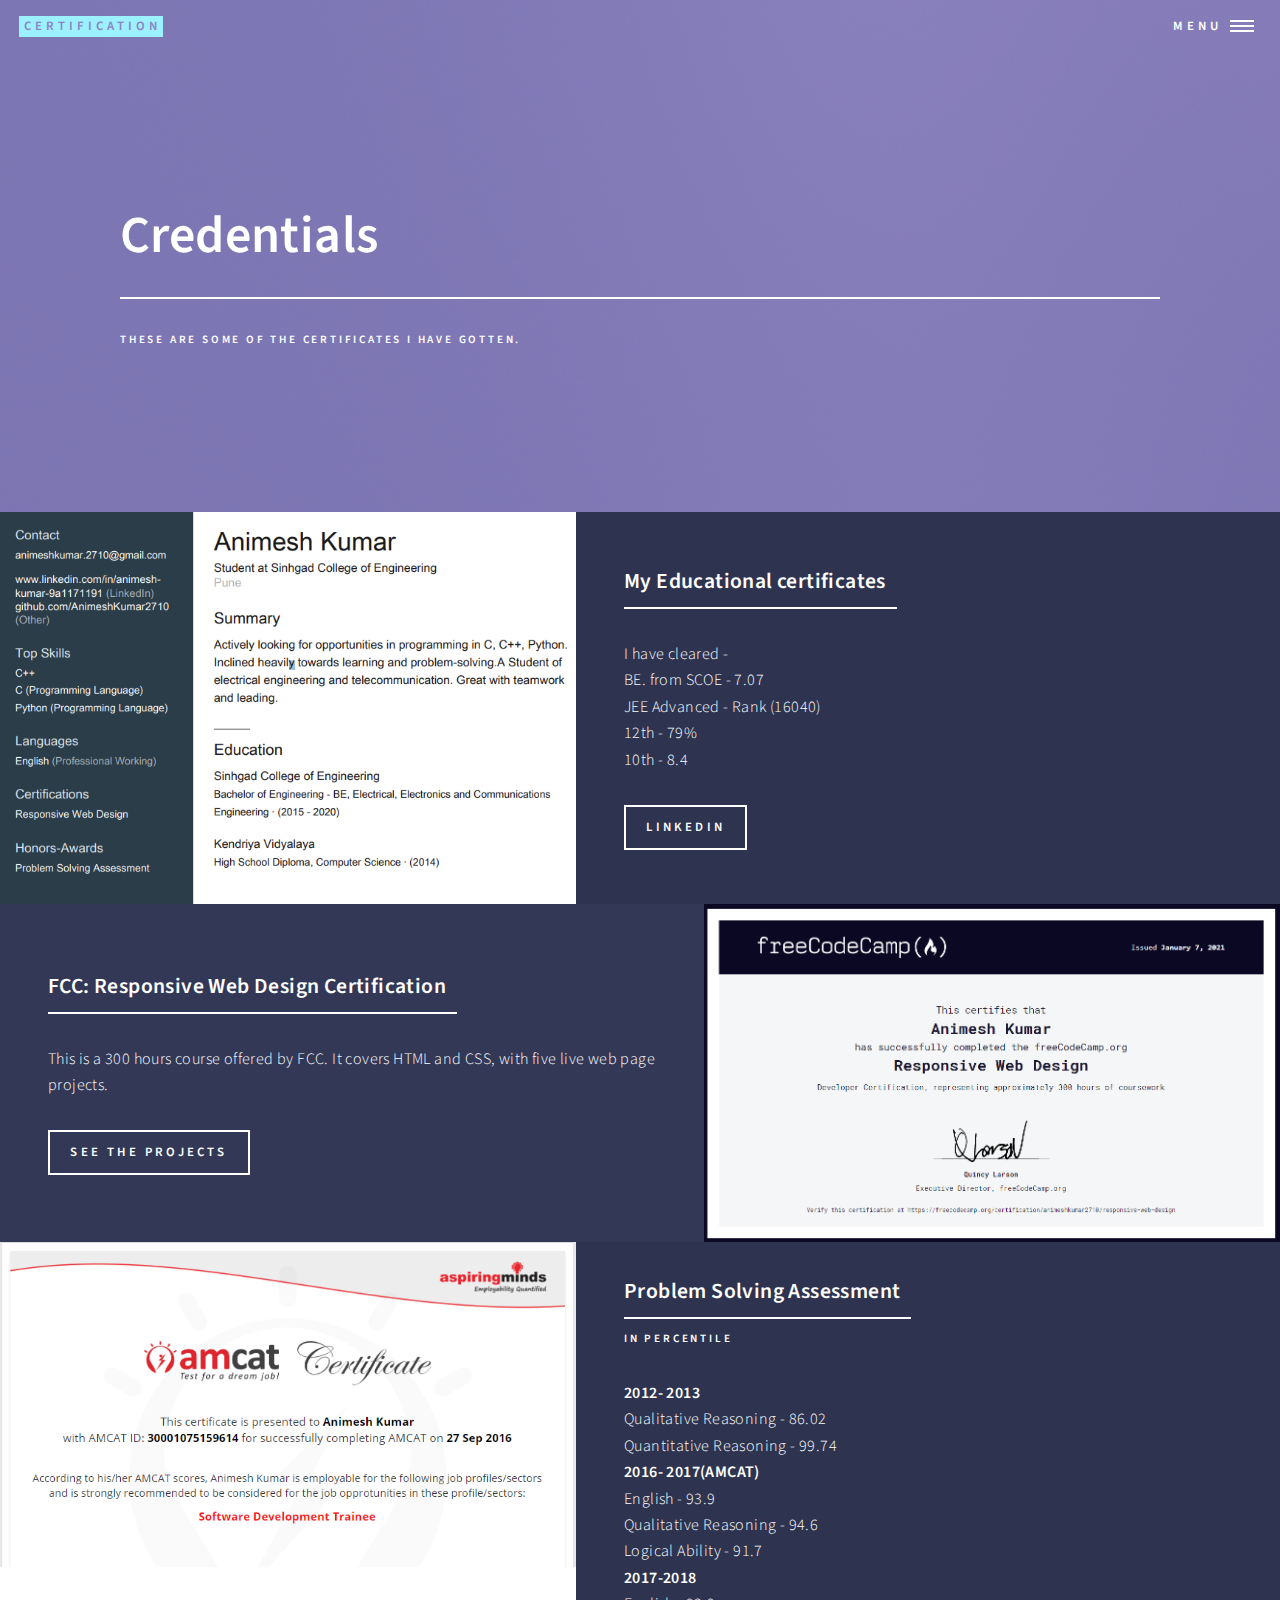
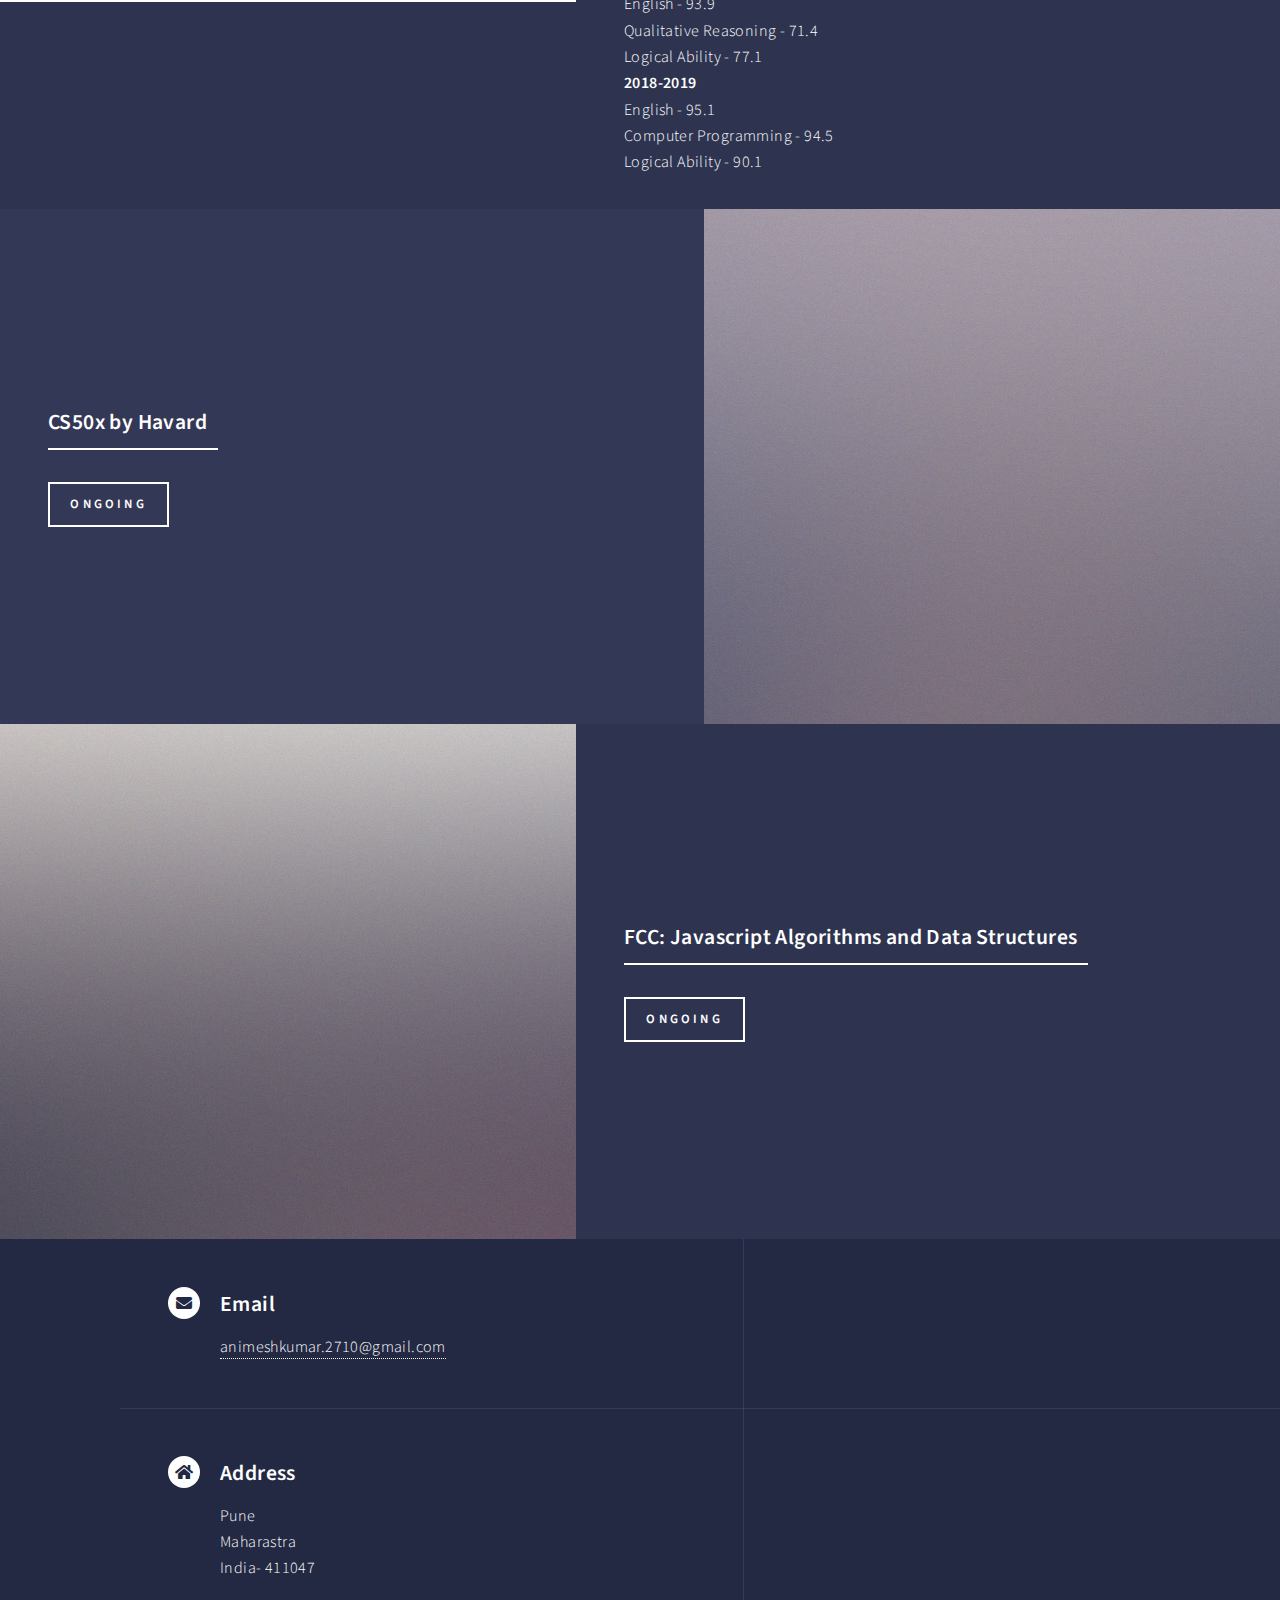
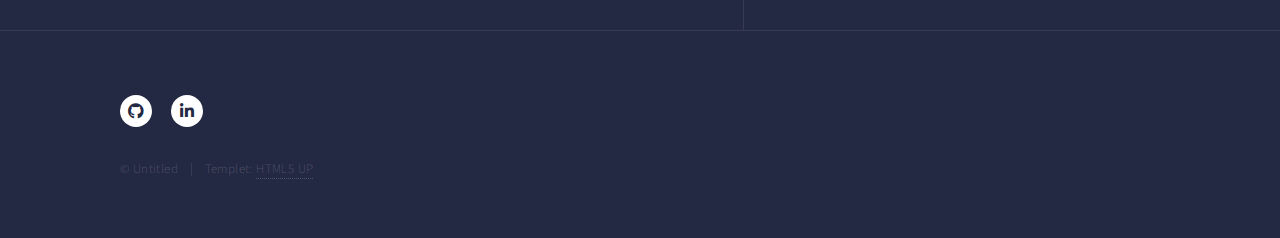
<file: landing.html>
<!DOCTYPE HTML>
<!--
	Forty by HTML5 UP
	html5up.net | @ajlkn
	Free for personal and commercial use under the CCA 3.0 license (html5up.net/license)
-->
<html>
	<head>
		<title>Certification- Animesh Kumar</title>
		<meta charset="utf-8" />
		<meta name="viewport" content="width=device-width, initial-scale=1, user-scalable=no" />
		<link rel="stylesheet" href="assets/css/main.css" />
		<noscript><link rel="stylesheet" href="assets/css/noscript.css" /></noscript>
	</head>
	<body class="is-preload">

		<!-- Wrapper -->
			<div id="wrapper">

				<!-- Header -->
				<!-- Note: The "styleN" class below should match that of the banner element. -->
					<header id="header" class="alt style2">
						<a href="index.html" class="logo"><strong>Certification</strong></a>
						<nav>
							<a href="#menu">Menu</a>
						</nav>
					</header>

				<!-- Menu -->
					<nav id="menu">
						<ul class="links">
							<li><a href="index.html">Home</a></li>
							<li><a href="landing.html">Certificates</a></li>
							<!-- <li><a href="generic.html">Generic</a></li>
							<li><a href="elements.html">Elements</a></li> -->
						</ul>
						<ul class="actions stacked">
							<li><a href="#contact" class="button primary fit">Contact</a></li>
						</ul>
					</nav>

				<!-- Banner -->
				<!-- Note: The "styleN" class below should match that of the header element. -->
					<section id="banner" class="style2">
						<div class="inner">
							<span class="image">
								<img src="images/pic07.jpg" alt="" />
							</span>
							<header class="major">
								<h1>Credentials</h1>
							</header>
							<div class="content">
								<p>These are some of the certificates I have gotten.<br />
								</p>
							</div>
						</div>
					</section>

				<!-- Main -->
					<div id="main">

						<!-- Two -->
							<section id="two" class="spotlights">
								<section>
									<a href="https://www.linkedin.com/in/animesh-kumar-9a1171191/" class="image" target="_blank">
										<img src="images/linkedin.jpg" alt="" data-position="25% 25%" />
									</a>
									<div class="content">
										<div class="inner">
											<header class="major">
												<h3>My Educational certificates</h3>
											</header>
											<p>I have cleared -<br/>
											BE. from SCOE - 7.07<br/>
											JEE Advanced - Rank (16040)<br/>
											12th - 79%<br/>
											10th - 8.4</p>
											<ul class="actions">
												<li><a href="https://www.linkedin.com/in/animesh-kumar-9a1171191/" class="button" target="_blank">LinkedIn</a></li>
											</ul>
										</div>
									</div>
								</section>
								<section>
									<a href="https://www.freecodecamp.org/certification/animeshkumar2710/responsive-web-design" class="image" target="_blank">
										<img src="images/fcchtml.jpg" alt="" data-position="center center" />
									</a>
									<div class="content">
										<div class="inner">
											<header class="major">
												<h3>FCC: Responsive Web Design Certification</h3>
											</header>
											<p></p>This is a 300 hours course offered by FCC. It covers HTML and CSS, with five live web page projects.</p>
											<ul class="actions">
												<li><a href="https://codepen.io/animeshkumar2710/full/ZEpRbLL" class="button" target="_blank">see the projects</a></li>
											</ul>
										</div>
									</div>
								</section>
								
								<section>
									<a href="#" class="image">
										<img src="images/amcat.jpg" alt="" data-position="25% 25%" />
									</a>
									<div class="content">
										<div class="inner">
											<header class="major">
												<h3>Problem Solving Assessment</h3>
												<p>In Percentile</p>
											</header>
											<p> <strong>2012- 2013</strong> <br/>
											Qualitative Reasoning - 86.02<br/>
											Quantitative Reasoning - 99.74<br/>
											<strong>2016- 2017(AMCAT)</strong><br/>
											English - 93.9<br/>
											Qualitative Reasoning - 94.6<br/>
											Logical Ability - 91.7<br/>
											<strong>2017-2018</strong><br/>
											English - 93.9<br/>
											Qualitative Reasoning - 71.4<br/>
											Logical Ability - 77.1<br/>
											<strong>2018-2019</strong><br/>
											English - 95.1<br/>
											Computer Programming - 94.5<br/>
											Logical Ability - 90.1<br/></p>
										</div>
									</div>
								</section>
								<section>
									<a href="#" class="image" >
										<img src="images/pic09.jpg" alt="" data-position="top center" />
									</a>
									<div class="content">
										<div class="inner">
											<header class="major">
												<h3>CS50x by Havard</h3>
											</header>
											<p></p>
											<ul class="actions">
												<li><a href="#" class="button">Ongoing</a></li>
											</ul>
										</div>
									</div>
								</section>
								<section>
									<a href="#" class="image">
										<img src="images/pic10.jpg" alt="" data-position="25% 25%" />
									</a>
									<div class="content">
										<div class="inner">
											<header class="major">
												<h3>FCC: Javascript Algorithms and Data Structures</h3>
											</header>
											<p></p>
											<ul class="actions">
												<li><a href="#" class="button">ongoing</a></li>
											</ul>
										</div>
									</div>
								</section>
							</section>

					</div>

				<!-- Contact -->
				<section id="contact">
					<div class="inner">
						<!-- <section>
							<form method="post" action="mailto:animeshkumar.2710@gmail.com">
								<div class="fields">
									<div class="field half">
										<label for="name">Name</label>
										<input type="text" name="name" id="name" />
									</div>
									<div class="field half">
										<label for="email">Email</label>
										<input type="text" name="email" id="email" />
									</div>
									<div class="field">
										<label for="message">Message</label>
										<textarea name="message" id="message" rows="6"></textarea>
									</div>
								</div>
								<ul class="actions">
									<li><input type="submit" value="Send Message" class="primary" /></li>
									<li><input type="reset" value="Clear" /></li>
								</ul>
							</form>
						</section> -->
						<section class="split">
							<section>
								<div class="contact-method">
									<span class="icon solid alt fa-envelope"></span>
									<h3>Email</h3>
									<a href="mailto:animeshkumar.2710@gmail.com">animeshkumar.2710@gmail.com</a>
								</div>
							</section>
							<section>
								<div class="contact-method">
									<span class="icon solid alt fa-home"></span>
									<h3>Address</h3>
									<span>Pune<br />
									Maharastra<br />
									India- 411047</span>
								</div>
							</section>
						</section>
					</div>
				</section>
				<!-- Footer -->
				<footer id="footer">
					<div class="inner">
						<ul class="icons">
							<li><a href="https://github.com/AnimeshKumar2710" class="icon brands alt fa-github"><span class="label">GitHub</span></a></li>
							<li><a href="https://www.linkedin.com/in/animesh-kumar-9a1171191/" class="icon brands alt fa-linkedin-in"><span class="label">LinkedIn</span></a></li>
						</ul>
						<ul class="copyright">
							<li>&copy; Untitled</li><li>Templet: <a href="https://html5up.net">HTML5 UP</a></li>
						</ul>
					</div>
				</footer>

		</div>

		<!-- Scripts -->
			<script src="assets/js/jquery.min.js"></script>
			<script src="assets/js/jquery.scrolly.min.js"></script>
			<script src="assets/js/jquery.scrollex.min.js"></script>
			<script src="assets/js/browser.min.js"></script>
			<script src="assets/js/breakpoints.min.js"></script>
			<script src="assets/js/util.js"></script>
			<script src="assets/js/main.js"></script>

	</body>
</html>
</file>
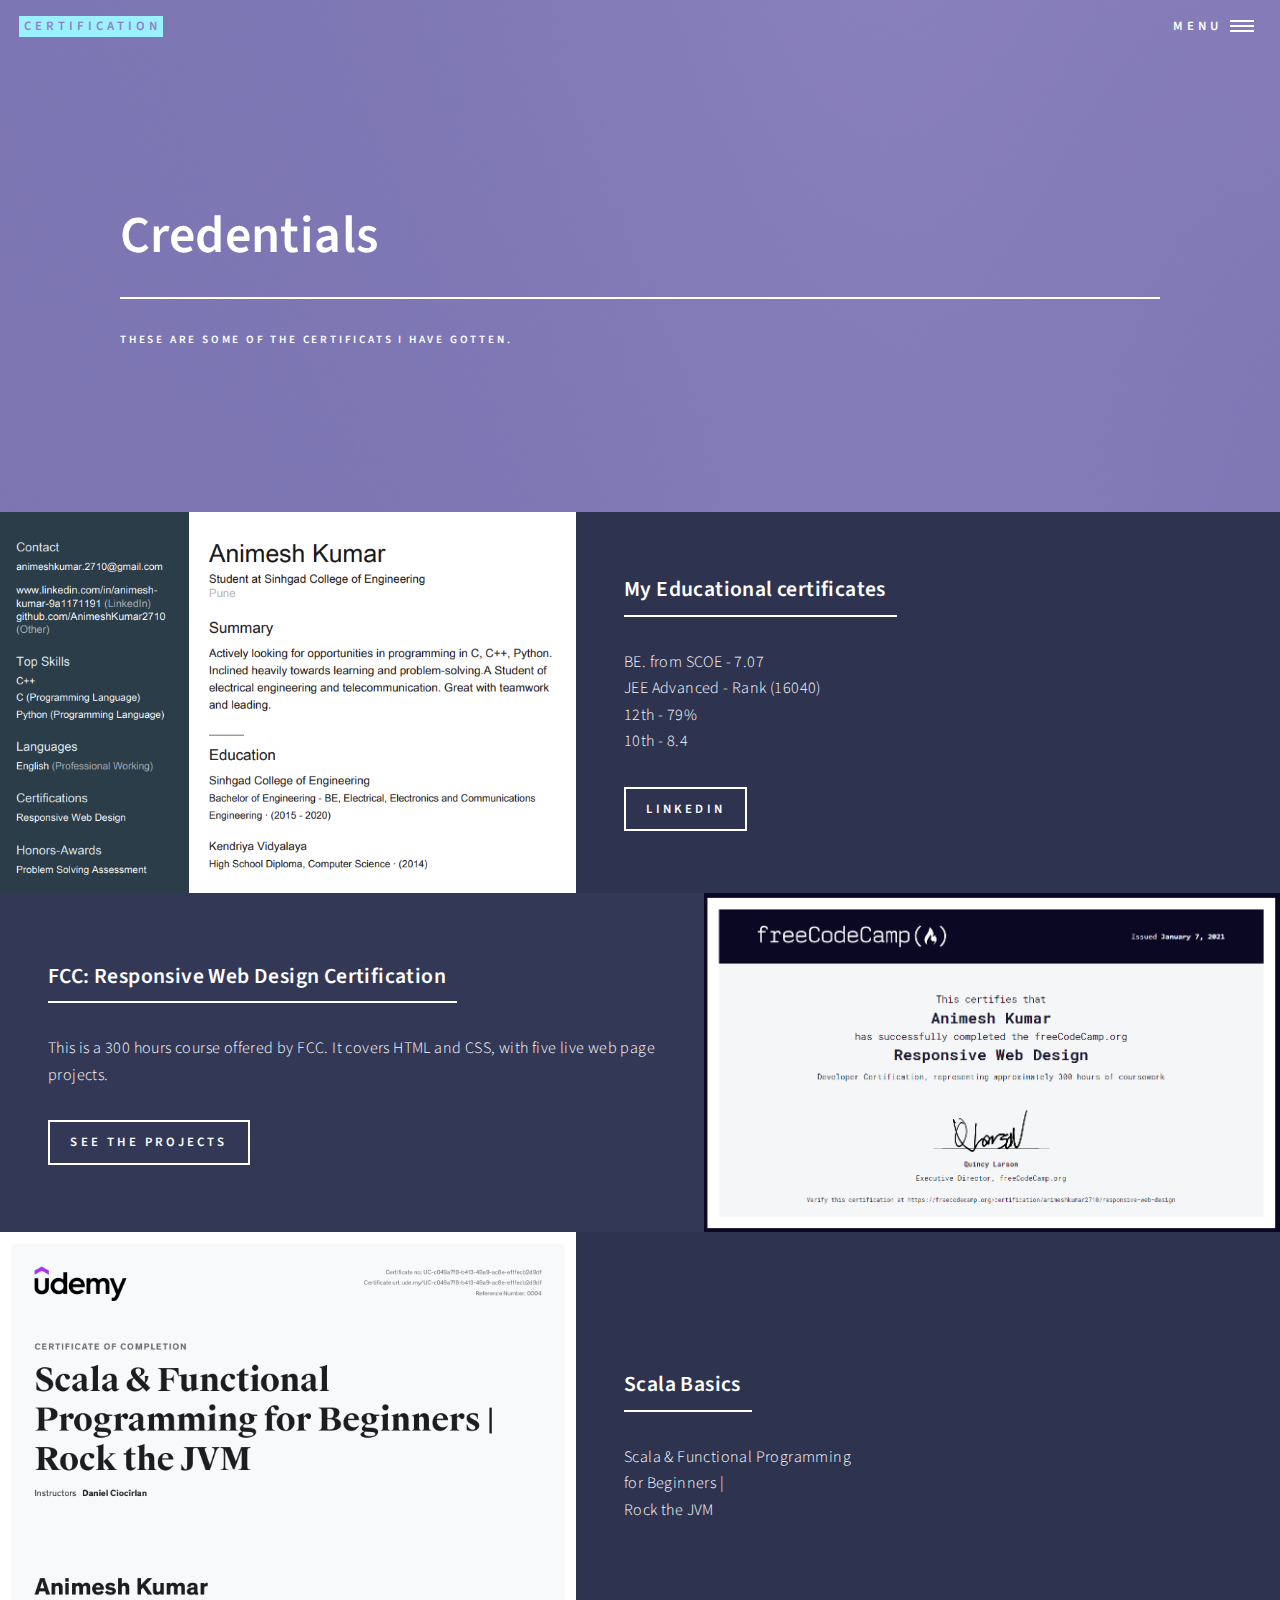
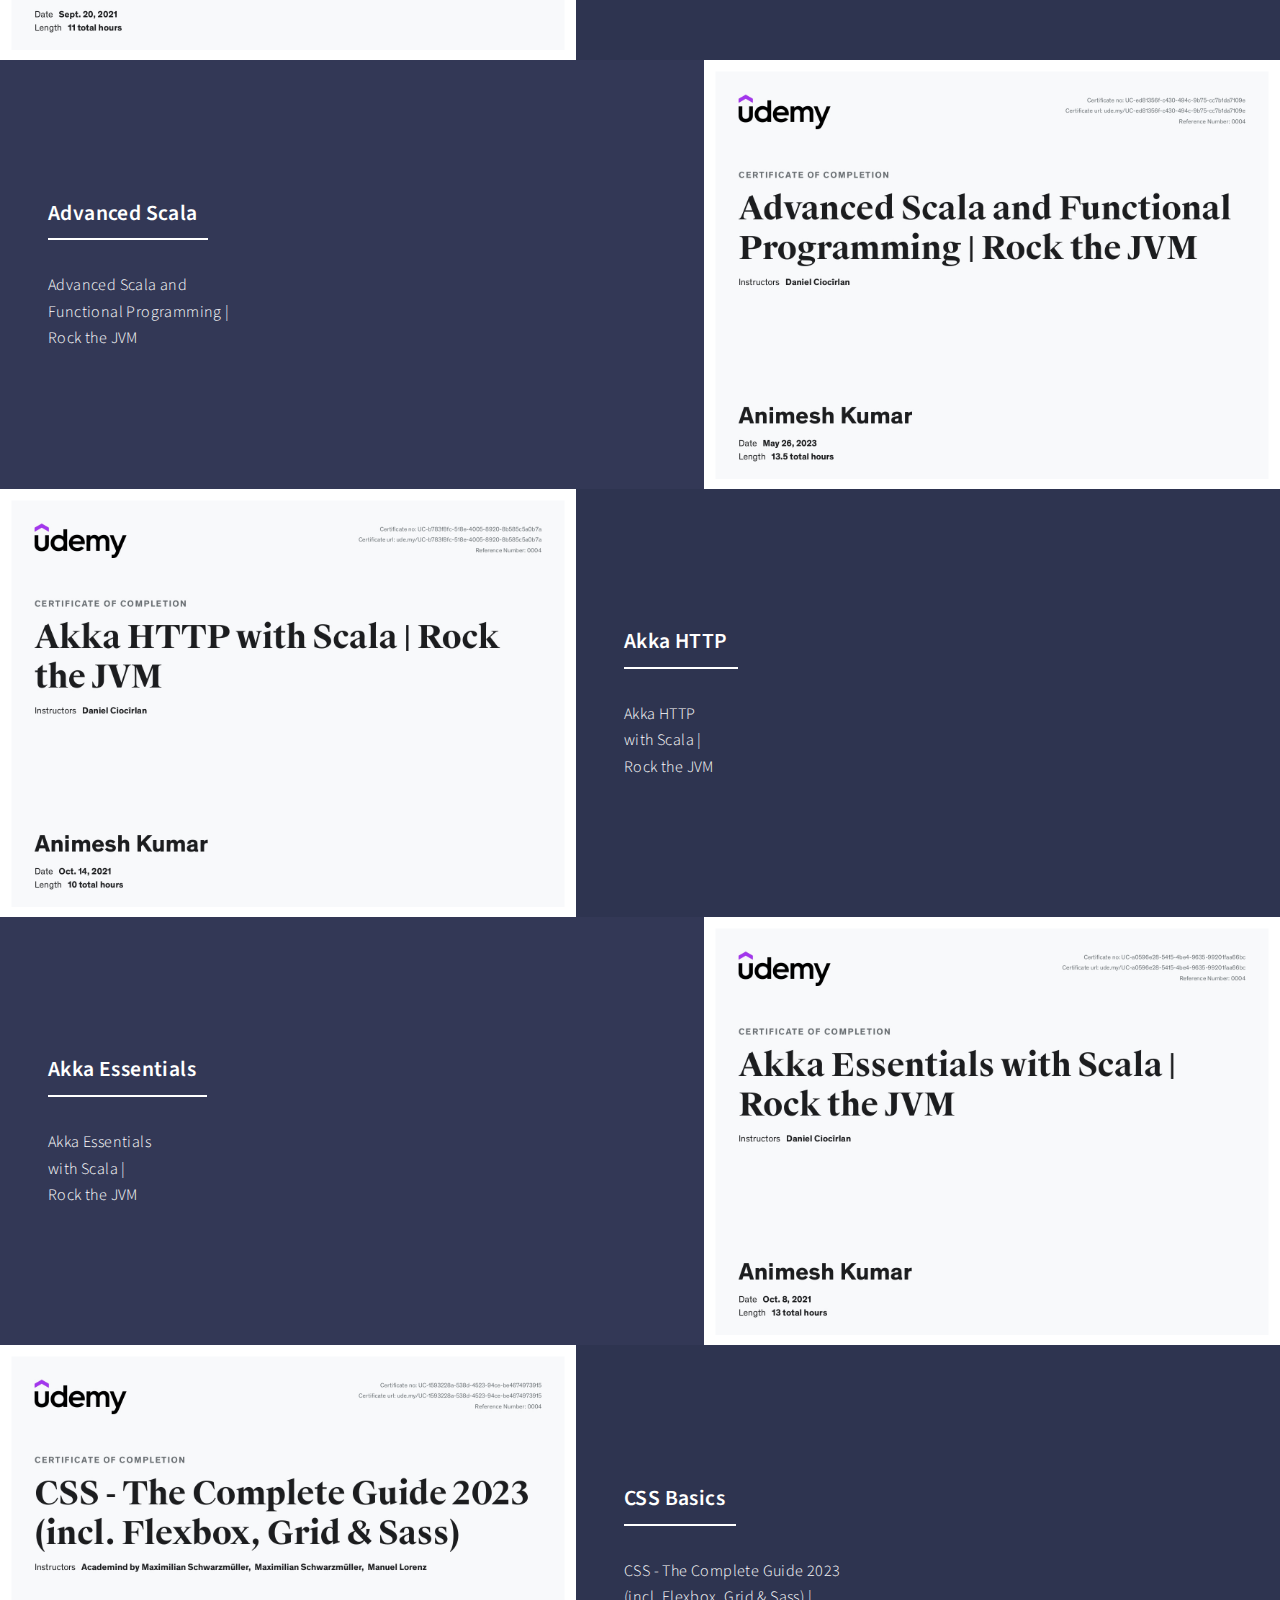
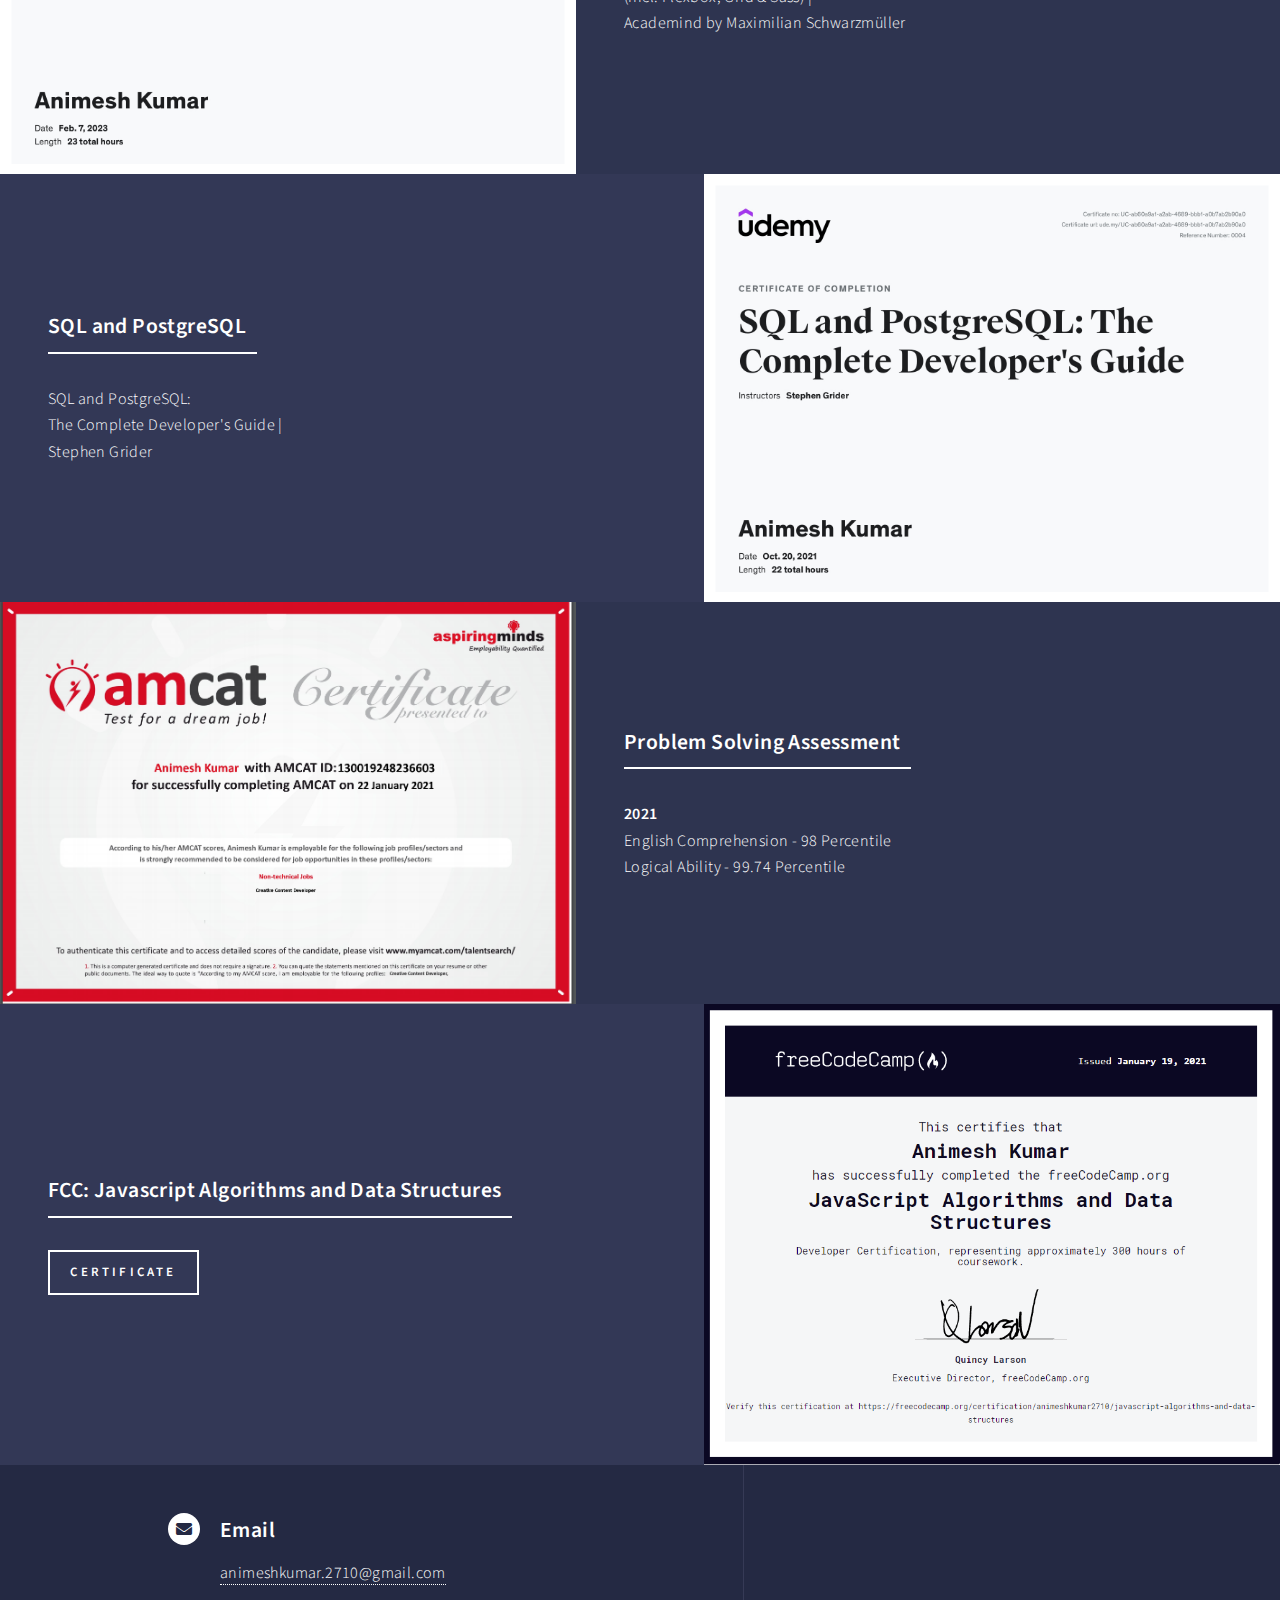
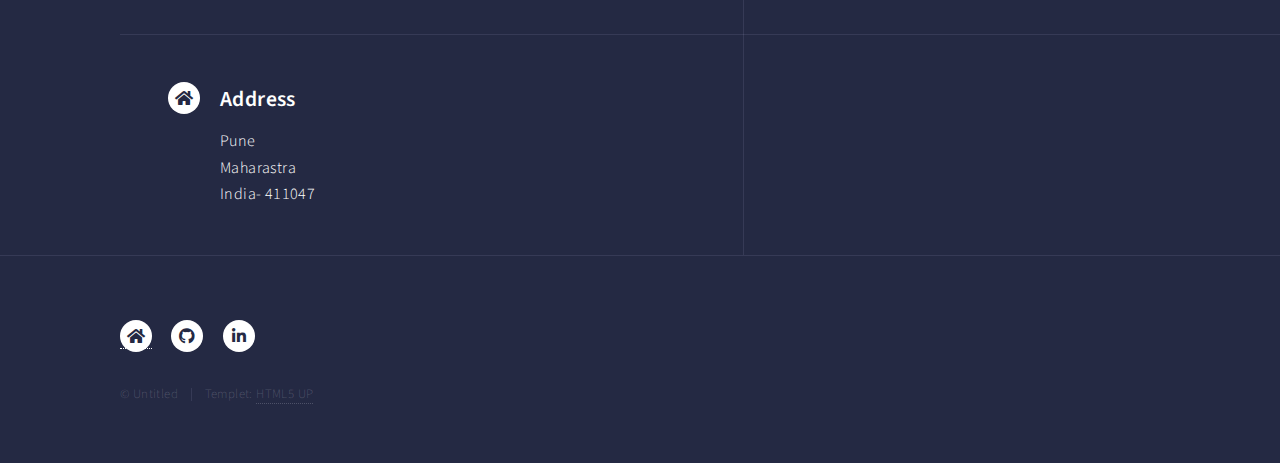
<file: portfolio/Certification.html>
<!DOCTYPE HTML>
<!--
	Forty by HTML5 UP
	html5up.net | @ajlkn
	Free for personal and commercial use under the CCA 3.0 license (html5up.net/license)
-->
<html>
	<head>
		<title>Certification- Animesh Kumar</title>
		<meta charset="utf-8" />
		<meta name="viewport" content="width=device-width, initial-scale=1, user-scalable=no" />
		<link rel="stylesheet" href="assets/css/main.css" />
		<noscript><link rel="stylesheet" href="assets/css/noscript.css" /></noscript>
	</head>
	<body class="is-preload">

		<!-- Wrapper -->
			<div id="wrapper">

				<!-- Header -->
				<!-- Note: The "styleN" class below should match that of the banner element. -->
					<header id="header" class="alt style2">
						<a href="portfolio.html" class="logo"><strong>Certification</strong></a>
						<nav>
							<a href="#menu">Menu</a>
						</nav>
					</header>

				<!-- Menu -->
					<nav id="menu">
						<ul class="links">
							<li><a href="portfolio.html">Portfolio</a></li>
							<li><a href="Certification.html">Certificates</a></li>
							<!-- <li><a href="generic.html">Generic</a></li>
							<li><a href="elements.html">Elements</a></li> -->
						</ul>
						<ul class="actions stacked">
							<li><a href="#contact" class="button primary fit">Contact</a></li>
						</ul>
					</nav>

				<!-- Banner -->
				<!-- Note: The "styleN" class below should match that of the header element. -->
					<section id="banner" class="style2">
						<div class="inner">
							<span class="image">
								<img src="images/pic07.jpg" alt="" />
							</span>
							<header class="major">
								<h1>Credentials</h1>
							</header>
							<div class="content">
								<p>These are some of the certificats I have gotten.<br />
								</p>
							</div>
						</div>
					</section>

				<!-- Main -->
					<div id="main">

						<!-- Two -->
							<section id="two" class="spotlights">
								<section>
									<a href="https://www.linkedin.com/in/animesh-kumar-9a1171191/" class="image" target="_blank">
										<img src="images/linkedin.jpg" alt="" data-position="25% 25%" />
									</a>
									<div class="content">
										<div class="inner">
											<header class="major">
												<h3>My Educational certificates</h3>
											</header>
											<p>
											BE. from SCOE - 7.07<br/>
											JEE Advanced - Rank (16040)<br/>
											12th - 79%<br/>
											10th - 8.4</p>
											<ul class="actions">
												<li><a href="https://www.linkedin.com/in/animesh-kumar-9a1171191/" class="button" target="_blank">LinkedIn</a></li>
											</ul>
										</div>
									</div>
								</section>
								<section>
									<a href="https://www.freecodecamp.org/certification/animeshkumar2710/responsive-web-design" class="image" target="_blank">
										<img src="images/fcchtml.jpg" alt="" data-position="center center" />
									</a>
									<div class="content">
										<div class="inner">
											<header class="major">
												<h3>FCC: Responsive Web Design Certification</h3>
											</header>
											<p>This is a 300 hours course offered by FCC. It covers HTML and CSS, with five live web page projects.</p>
											<ul class="actions">
												<li><a href="https://codepen.io/animeshkumar2710/full/ZEpRbLL" class="button" target="_blank">see the projects</a></li>
											</ul>
										</div>
									</div>
								</section>
								<section>
									<a href="#" class="image" target="_blank">
										<img src="images/scala-basics.jpeg" alt="" data-position="25% 25%" />
									</a>
									<div class="content">
										<div class="inner">
											<header class="major">
												<h3>Scala Basics</h3>
											</header>
											<p>Scala & Functional Programming <br/>
											for Beginners | <br/>
											Rock the JVM</p>
										</div>
									</div>
								</section>
								<section>
									<a href="#" class="image" target="_blank">
										<img src="images/advanced-scala.jpeg" alt="" data-position="center center" />
									</a>
									<div class="content">
										<div class="inner">
											<header class="major">
												<h3>Advanced Scala</h3>
											</header>
											<p>
												Advanced Scala and <br/>
												Functional Programming | <br/>
												Rock the JVM
											</p>
										</div>
									</div>
								</section>
								<section>
									<a href="#" class="image" target="_blank">
										<img src="images/akka-http.jpeg" alt="" data-position="25% 25%" />
									</a>
									<div class="content">
										<div class="inner">
											<header class="major">
												<h3>Akka HTTP</h3>
											</header>
											<p>Akka HTTP <br/>
											with Scala | <br/>
											Rock the JVM</p>
										</div>
									</div>
								</section>
								<section>
									<a href="#" class="image" target="_blank">
										<img src="images/akka-essentials.jpeg" alt="" data-position="center center" />
									</a>
									<div class="content">
										<div class="inner">
											<header class="major">
												<h3>Akka Essentials</h3>
											</header>
											<p>
												Akka Essentials <br/>
												with Scala | <br/>
												Rock the JVM
											</p>
										</div>
									</div>
								</section>
								<section>
									<a href="#" class="image" target="_blank">
										<img src="images/css-basics.jpeg" alt="" data-position="25% 25%" />
									</a>
									<div class="content">
										<div class="inner">
											<header class="major">
												<h3>CSS Basics</h3>
											</header>
											<p>CSS - The Complete Guide 2023  <br/>
											(incl. Flexbox, Grid & Sass) | <br/>
											Academind by Maximilian Schwarzmüller</p>
										</div>
									</div>
								</section>
								<section>
									<a href="#" class="image" target="_blank">
										<img src="images/sql-postgresql.jpeg" alt="" data-position="center center" />
									</a>
									<div class="content">
										<div class="inner">
											<header class="major">
												<h3>SQL and PostgreSQL</h3>
											</header>
											<p>
												SQL and PostgreSQL:  <br/>
												The Complete Developer's Guide | <br/>
												Stephen Grider
											</p>
										</div>
									</div>
								</section>
								<section>
									<a href="#" class="image">
										<img src="images/amcat.png" alt="" data-position="25% 25%" />
									</a>
									<div class="content">
										<div class="inner">
											<header class="major">
												<h3>Problem Solving Assessment</h3>
											</header>
											<p> <strong>2021</strong> <br/>
											English Comprehension - 98 Percentile<br/>
											Logical Ability - 99.74 Percentile<br/>
											
										</div>
									</div>
								</section>

								<section>
									<a href="#" class="image">
										<img src="images/JADS.png" alt="" data-position="top center" />
									</a>
									<div class="content">
										<div class="inner">
											<header class="major">
												<h3>FCC: Javascript Algorithms and Data Structures</h3>
											</header>
											<p></p>
											<ul class="actions">
												<li><a href="https://www.freecodecamp.org/certification/animeshkumar2710/javascript-algorithms-and-data-structures" class="button">Certificate</a></li>
											</ul>
										</div>
									</div>
								</section>
							</section>

					</div>

				<!-- Contact -->
				<section id="contact">
					<div class="inner">
						<!-- <section>
							<form method="post" action="mailto:animeshkumar.2710@gmail.com">
								<div class="fields">
									<div class="field half">
										<label for="name">Name</label>
										<input type="text" name="name" id="name" />
									</div>
									<div class="field half">
										<label for="email">Email</label>
										<input type="text" name="email" id="email" />
									</div>
									<div class="field">
										<label for="message">Message</label>
										<textarea name="message" id="message" rows="6"></textarea>
									</div>
								</div>
								<ul class="actions">
									<li><input type="submit" value="Send Message" class="primary" /></li>
									<li><input type="reset" value="Clear" /></li>
								</ul>
							</form>
						</section> -->
						<section class="split">
							<section>
								<div class="contact-method">
									<span class="icon solid alt fa-envelope"></span>
									<h3>Email</h3>
									<a href="mailto:animeshkumar.2710@gmail.com">animeshkumar.2710@gmail.com</a>
								</div>
							</section>
							<section>
								<div class="contact-method">
									<span class="icon solid alt fa-home"></span>
									<h3>Address</h3>
									<span>Pune<br />
									Maharastra<br />
									India- 411047</span>
								</div>
							</section>
						</section>
					</div>
				</section>
				<!-- Footer -->
				<footer id="footer">
					<div class="inner">
						<ul class="icons">
							<li><a href="../../index.html"><i class="icon solid alt fa-home "></i></a></li>
							<li><a href="https://github.com/AnimeshKumar2710" class="icon brands alt fa-github"><span class="label">GitHub</span></a></li>
							<li><a href="https://www.linkedin.com/in/animesh-kumar-9a1171191/" class="icon brands alt fa-linkedin-in"><span class="label">LinkedIn</span></a></li>
						</ul>
						<ul class="copyright">
							<li>&copy; Untitled</li><li>Templet: <a href="https://html5up.net">HTML5 UP</a></li>
						</ul>
					</div>
				</footer>

		</div>

		<!-- Scripts -->
			<script src="assets/js/jquery.min.js"></script>
			<script src="assets/js/jquery.scrolly.min.js"></script>
			<script src="assets/js/jquery.scrollex.min.js"></script>
			<script src="assets/js/browser.min.js"></script>
			<script src="assets/js/breakpoints.min.js"></script>
			<script src="assets/js/util.js"></script>
			<script src="assets/js/main.js"></script>

	</body>
</html>
</file>
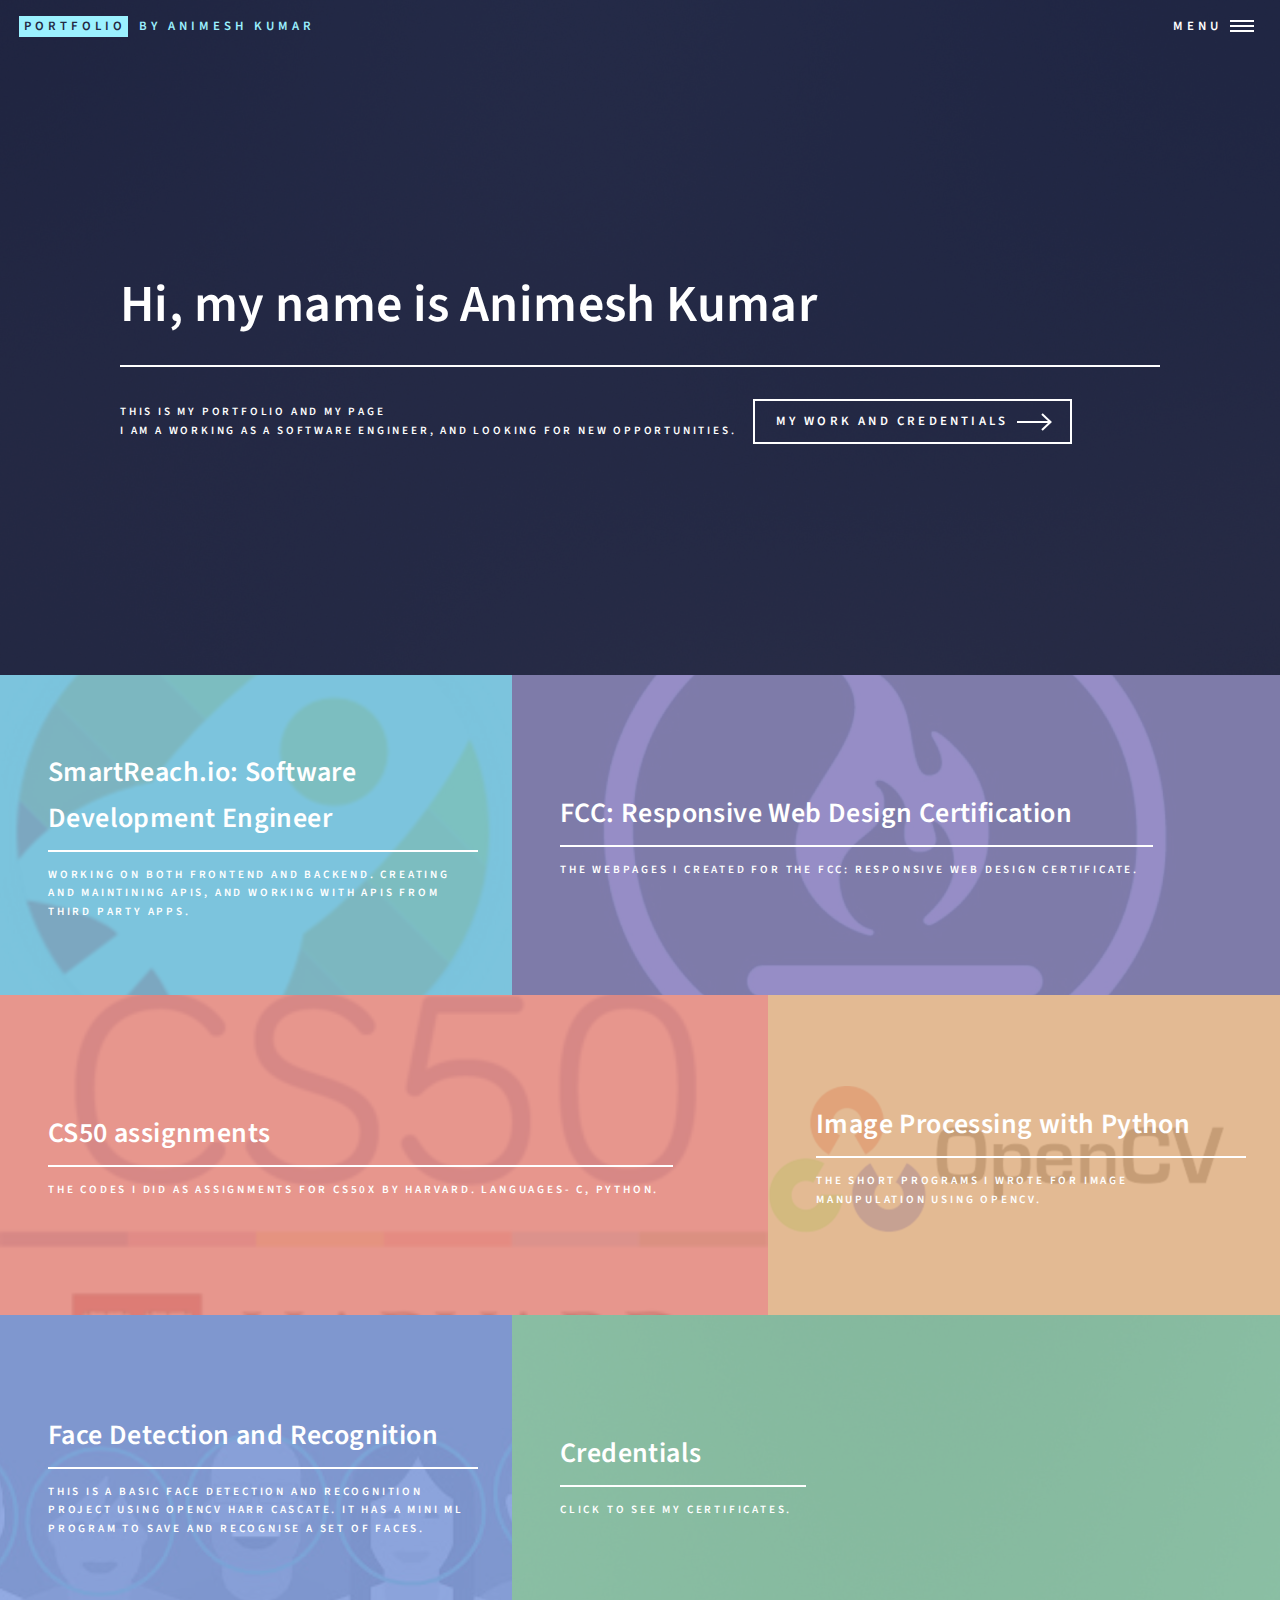
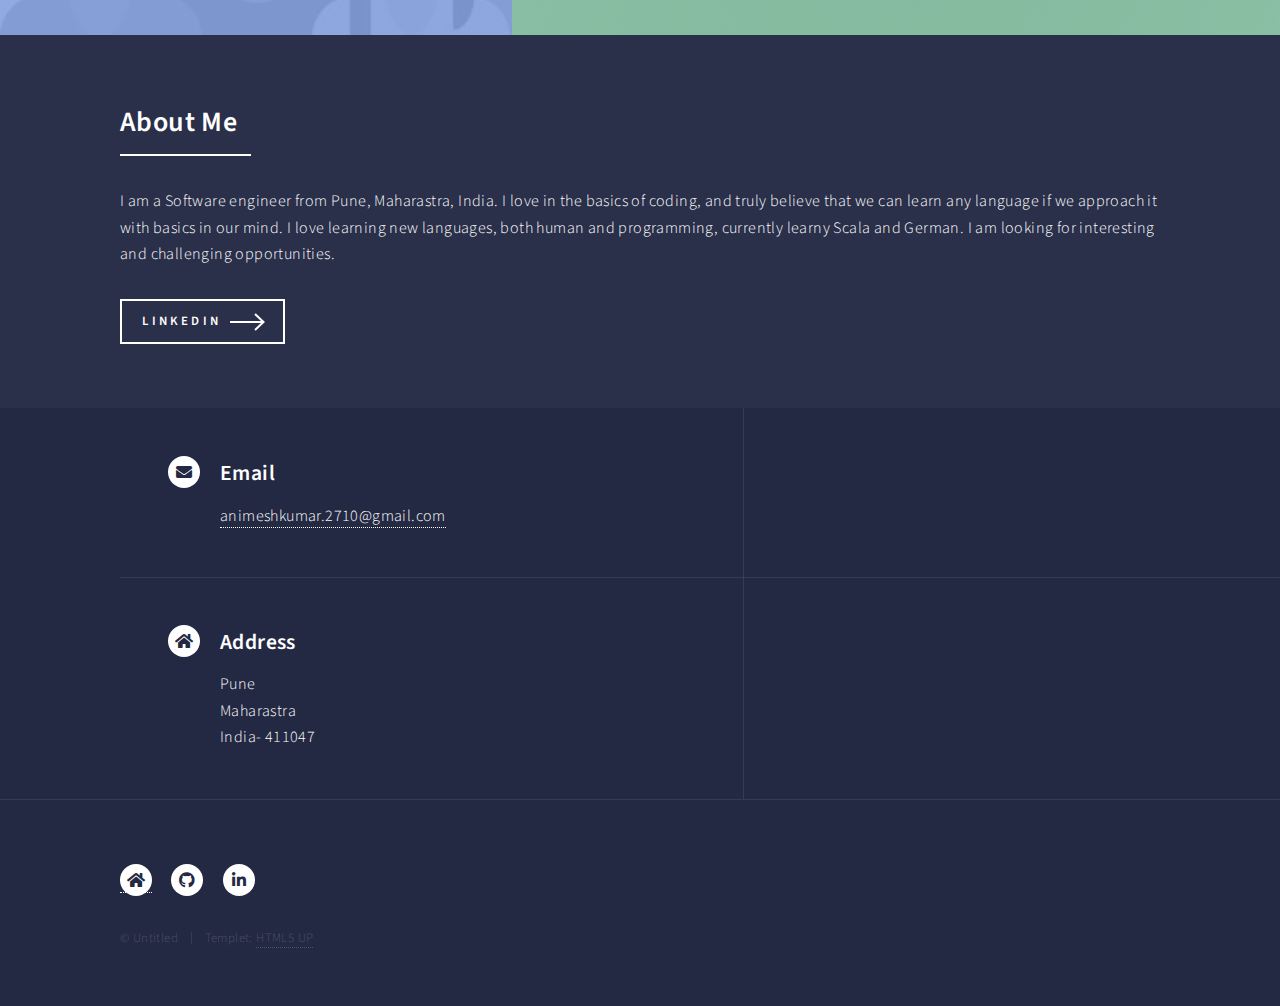
<file: portfolio/portfolio.html>
<!DOCTYPE HTML>
<!--
	Forty by HTML5 UP
	html5up.net | @ajlkn
	Free for personal and commercial use under the CCA 3.0 license (html5up.net/license)
-->
<html>
	<head>
		<title>Animesh Kumar</title>
		<meta charset="utf-8" />
		<meta name="viewport" content="width=device-width, initial-scale=1, user-scalable=no" />
		<link rel="stylesheet" href="assets/css/main.css" />
		<noscript><link rel="stylesheet" href="assets/css/noscript.css" /></noscript>
	</head>
	<body class="is-preload">

		<!-- Wrapper -->
			<div id="wrapper">

				<!-- Header -->
					<header id="header" class="alt">
						<a href="portfolio.html" class="logo"><strong>Portfolio</strong> <span>by Animesh Kumar</span></a>
						<nav>
							<a href="#menu">Menu</a>
						</nav>
					</header>

				<!-- Menu -->
					<nav id="menu">
						<ul class="links">
							<li><a href="portfolio.html">Portfolio</a></li>
							<li><a href="Certification.html">Certificates</a></li>
							<!-- <li><a href="generic.html">Generic</a></li>
							<li><a href="elements.html">Elements</a></li> -->
						</ul>
						<ul class="actions stacked">
							<li><a href="#contact" class="button primary fit">Contact</a></li>
						</ul>
					</nav>

				<!-- Banner -->
					<section id="banner" class="major">
						<div class="inner">
							<header class="major">
								<h1>Hi, my name is Animesh Kumar</h1>
							</header>
							<div class="content">
								<p>This is my Portfolio and my page<br />
								I am a working as a software engineer, and looking for new opportunities.</p>
								<ul class="actions">
									<li><a href="#one" class="button next scrolly">my work and credentials</a></li>
								</ul>
							</div>
						</div>
					</section>

				<!-- Main -->
					<div id="main">

						<!-- One -->
							<section id="one" class="tiles">
								<article>
									<span class="image">
										<img src="images/smartreach.jpeg" alt="" />
									</span>
									<header class="major">
										<h3><a href="https://smartreach.io/" class="link" target="_blank">SmartReach.io: Software Development Engineer</a></h3>
										<p>Working on both frontend and backend. creating and maintining APIs, and working with APIs from third party apps.</p>
									</header>
								</article>
								<article>
									<span class="image">
										<img src="images/FCC.jpg" alt="" />
									</span>
									<header class="major">
										<h3><a href="https://codepen.io/animeshkumar2710/full/ZEpRbLL" class="link" target="_blank">FCC: Responsive Web Design Certification</a></h3>
										<p>The webpages I created for the FCC: responsive web design certificate.</p>
									</header>
								</article>
								<article>
									<span class="image">
										<img src="images/cs50.jpg" alt="" />
									</span>
									<header class="major">
										<h3><a href="https://github.com/AnimeshKumar2710/cs50x" class="link" target="_blank"></a>CS50 assignments</a></h3>
										<p>The codes I did as assignments for CS50x by harvard. languages- C, Python.</p>
									</header>
								</article>
								<article>
									<span class="image">
										<img src="images/cv.jpg" alt="" />
									</span>
									<header class="major">
										<h3><a href="https://github.com/AnimeshKumar2710/Python-Project" class="link" target="_blank"></a>Image Processing with Python</a></h3>
										<p>the short programs I wrote for image manupulation using OpenCV.</p>
									</header>
								</article>
								<article>
									<span class="image">
										<img src="images/face.jpg" alt="" />
									</span>
									<header class="major">
										<h3><a href="https://github.com/AnimeshKumar2710/Python-Project/tree/main/FaceDetection" class="link" target="_blank"></a>Face Detection and Recognition</a></h3>
										<p>This is a basic face detection and Recognition project using OpenCV Harr cascate. It has a mini ML program to save and recognise a set of faces.</p>
									</header>
								</article>
								<article>
									<span class="image">
										<img src="images/pic04.jpg" alt="" />
									</span>
									<header class="major">
										<h3><a href="Certification.html" class="link" target="_blank"></a>Credentials</a></h3>
										<p>click to see my certificates.</p>
									</header>
								</article>
								<!--
								<article>
									<span class="image">
										<img src="images/pic06.jpg" alt="" />
									</span>
									<header class="major">
										<h3><a href="landing.html" class="link" target="_blank"></a>>Etiam</a></h3>
										<p>Feugiat amet tempus</p>
									</header>
								</article> -->
							</section>

						<!-- Two -->
							<section id="two">
								<div class="inner">
									<header class="major">
										<h2>About Me</h2>
									</header>
									<p>I am a Software engineer from Pune, Maharastra, India. I love in the basics of coding, and truly believe that we can learn any language if we approach it with basics in our mind. I love learning new languages, both human and programming, currently learny Scala and German. I am looking for interesting and challenging opportunities.</p>
									<ul class="actions">
										<li><a href="https://www.linkedin.com/in/animesh-kumar-9a1171191/" class="button next" target="_blank">LinkedIn</a></li>
									</ul>
								</div>
							</section>

					</div>

				<!-- Contact -->
					<section id="contact">
						<div class="inner">
							<!-- <section>
								<form method="post" action="mailto:animeshkumar.2710@gmail.com">
									<div class="fields">
										<div class="field half">
											<label for="name">Name</label>
											<input type="text" name="name" id="name" />
										</div>
										<div class="field half">
											<label for="email">Email</label>
											<input type="text" name="email" id="email" />
										</div>
										<div class="field">
											<label for="message">Message</label>
											<textarea name="message" id="message" rows="6"></textarea>
										</div>
									</div>
									<ul class="actions">
										<li><input type="submit" value="Send Message" class="primary" /></li>
										<li><input type="reset" value="Clear" /></li>
									</ul>
								</form>
							</section> -->
							<section class="split">
								<section>
									<div class="contact-method">
										<span class="icon solid alt fa-envelope"></span>
										<h3>Email</h3>
										<a href="mailto:animeshkumar.2710@gmail.com">animeshkumar.2710@gmail.com</a>
									</div>
								</section>
								<section>
									<div class="contact-method">
										<span class="icon solid alt fa-home"></span>
										<h3>Address</h3>
										<span>Pune<br />
										Maharastra<br />
										India- 411047</span>
									</div>
								</section>
							</section>
						</div>
					</section>

				<!-- Footer -->
					<footer id="footer">
						<div class="inner">
							<ul class="icons">
								<li><a href="../../index.html"><i class="icon solid alt fa-home "></i></a></li>
								<li><a href="https://github.com/AnimeshKumar2710" class="icon brands alt fa-github"><span class="label">GitHub</span></a></li>
								<li><a href="https://www.linkedin.com/in/animesh-kumar-9a1171191/" class="icon brands alt fa-linkedin-in"><span class="label">LinkedIn</span></a></li>
							</ul>
							<ul class="copyright">
								<li>&copy; Untitled</li><li>Templet: <a href="https://html5up.net">HTML5 UP</a></li>
							</ul>
						</div>
					</footer>

			</div>

		<!-- Scripts -->
			<script src="assets/js/jquery.min.js"></script>
			<script src="assets/js/jquery.scrolly.min.js"></script>
			<script src="assets/js/jquery.scrollex.min.js"></script>
			<script src="assets/js/browser.min.js"></script>
			<script src="assets/js/breakpoints.min.js"></script>
			<script src="assets/js/util.js"></script>
			<script src="assets/js/main.js"></script>

	</body>
</html>
</file>
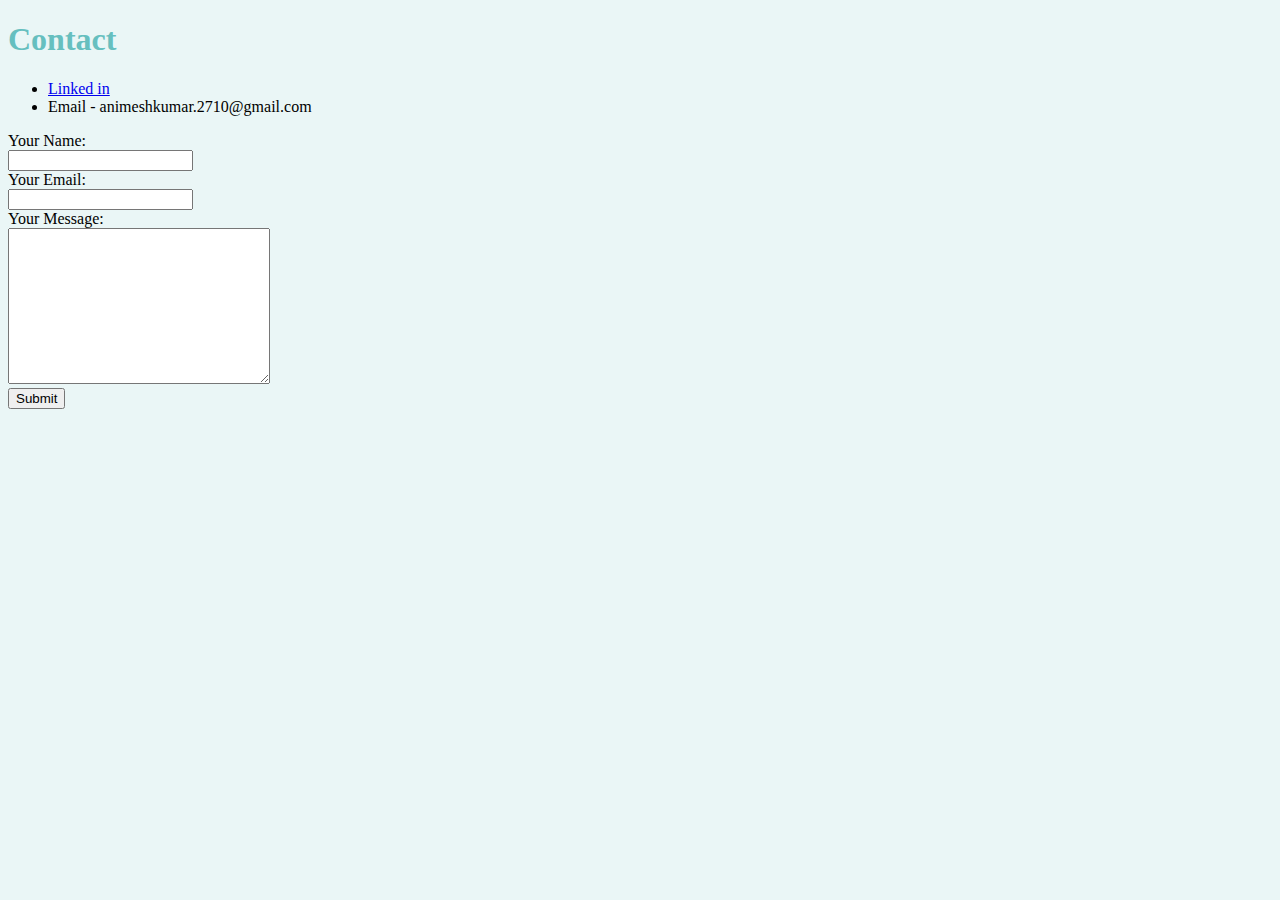
<file: webpage-prof/contacts.html>
<!DOCTYPE html>
<html>
    <head>
        <meta charset="utf-8">
        <title>contacts</title>
        <link rel="stylesheet" href="css/style.css">
    </head>
    <body>
        <h1>Contact</h1>
        <ul>
            <li><a href="https://www.linkedin.com/in/animesh-kumar-9a1171191/">Linked in</a></li>
            <li>Email - animeshkumar.2710@gmail.com</li>
        </ul>
        <form action="mailto:animeshkumar.2710@gmail.com" method="post" enctype="text/plain">
            <label>Your Name:</label><br>
            <input type="text" name="YourName"><br>
            <label>Your Email:</label><br>
            <input type="email" name="YourEmail"><br>
            <label>Your Message:</label><br>
            <textarea name="YourMessage" id="" cols="30" rows="10"></textarea><br>
            <input type="submit">
        </form>
    </body>
</html>
</file>
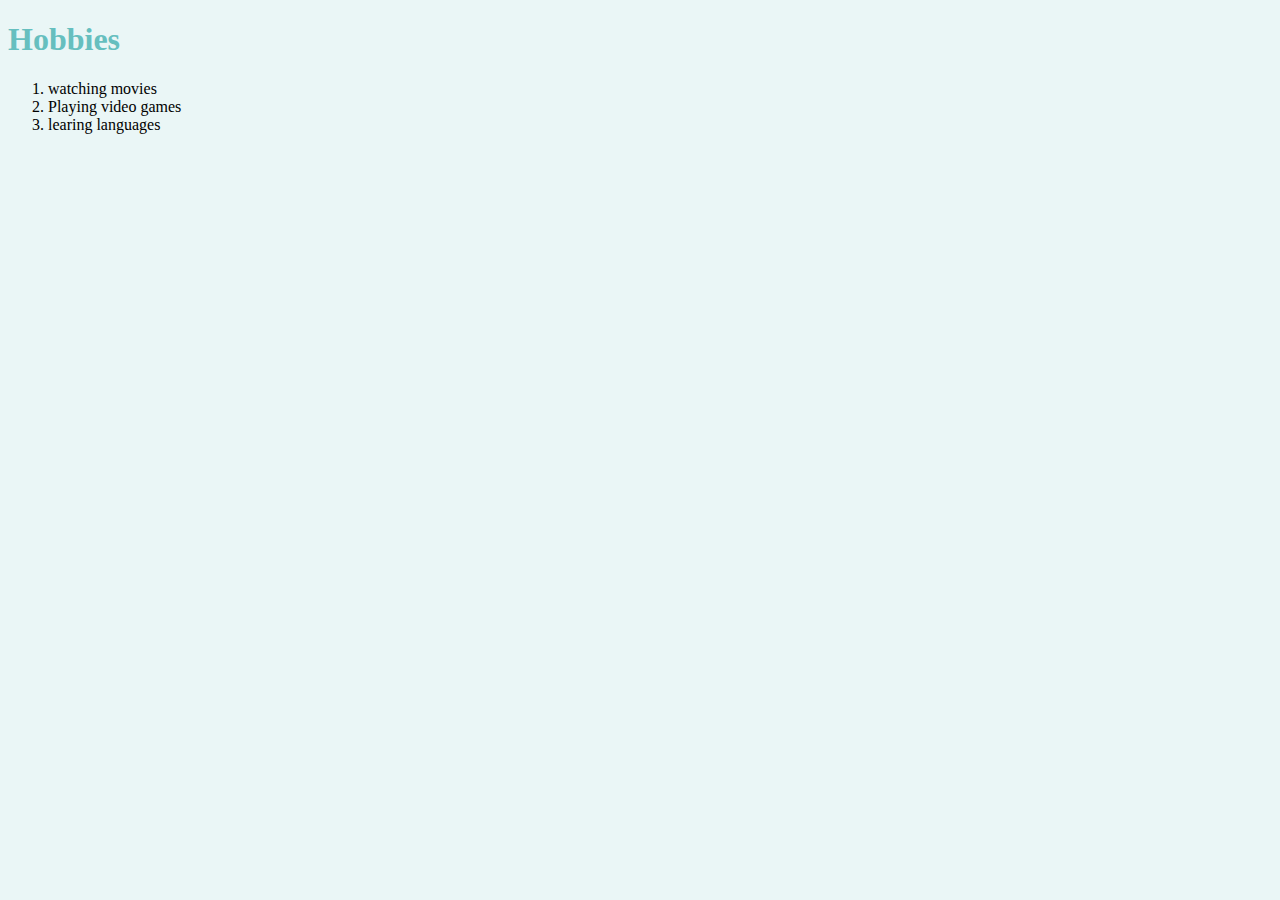
<file: webpage-prof/hobbies.html>
<!DOCTYPE html>
<html>
    <head>
        <meta charset="utf-8">
        <title>Hobbies</title>
        <link rel="stylesheet" href="css/style.css">
    </head>
    <body>
        <h1>Hobbies</h1>
        <ol>
            <li>watching movies</li>
            <li>Playing video games</li>
            <li>learing languages</li>
        </ol>
    </body>
</html>
</file>
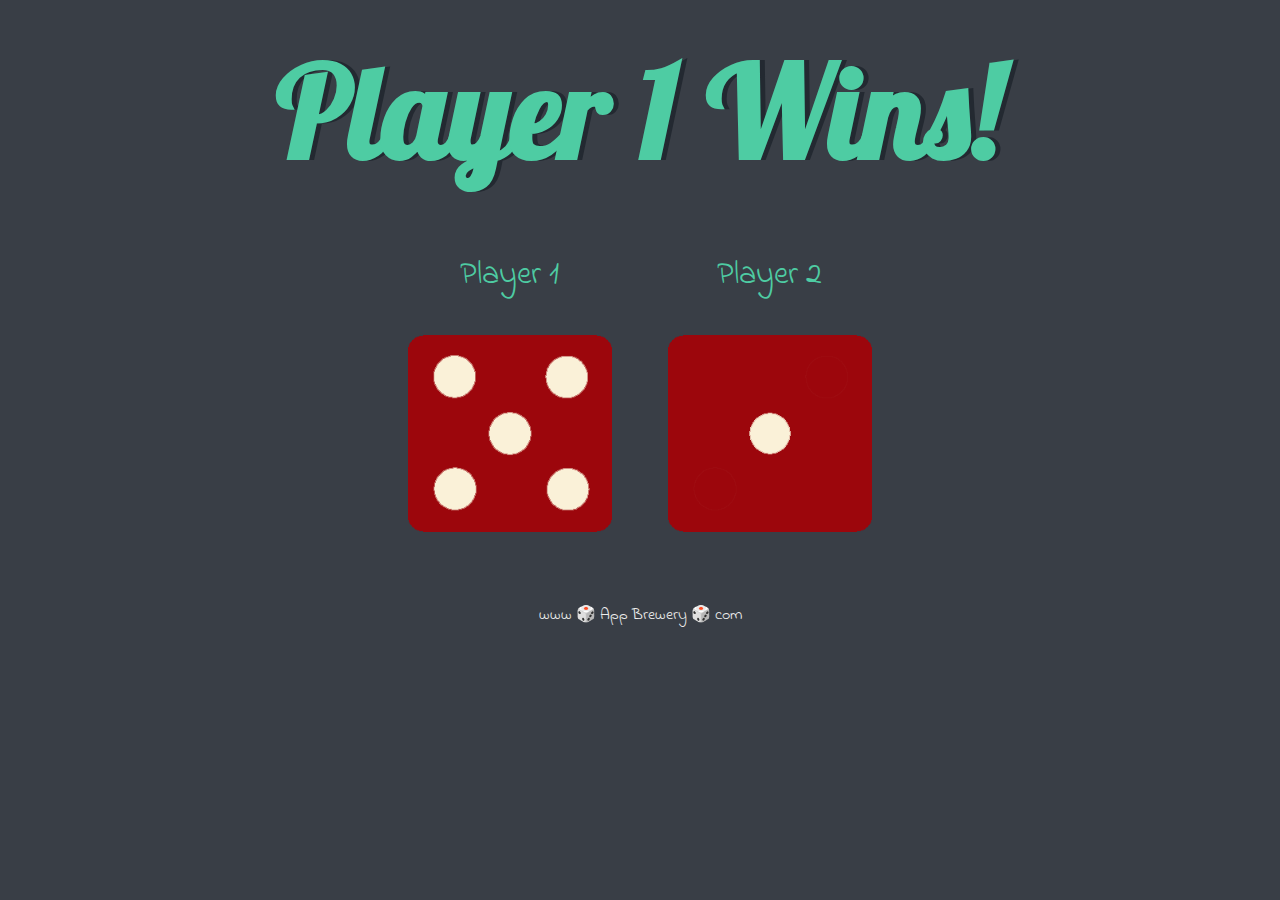
<file: projects/dice game/dicee.html>
<!DOCTYPE html>
<html lang="en" dir="ltr">
  <head>
    <meta charset="utf-8">
    <title>Dicee</title>
    <link rel="stylesheet" href="styles.css">
    <link href="https://fonts.googleapis.com/css?family=Indie+Flower|Lobster" rel="stylesheet">

  </head>
  <body>

    <div class="container">
      <h1>Refresh Me</h1>

      <div class="dice">
        <p>Player 1</p>
        <img class="img1" src="images/dice6.png">
      </div>

      <div class="dice">
        <p>Player 2</p>
        <img class="img2" src="images/dice6.png">
      </div>

    </div>

    <script src = "index.js"></script>
  </body>

  <footer>
 
    www 🎲 App Brewery 🎲 com
  </footer>
</html>
</file>
<file: projects/pokemon/styles.css>
html{
    font-family: "Pokemon", 'Pokemon Solid', sans-serif;
    font-weight: 100;
    text-align: center;
    background-image: -webkit-linear-gradient(65deg, #d84545 50%, #fde7e4 50%);
    min-height: 100%;
}
h1{
    padding: 80px;
}
.logo{
    position: relative;
    top: 25px;
}
.output{
    height: 250px;
}
.hidden {
    -webkit-animation: fadeinout 1s linear forwards;
    animation: fadeinout 1s linear forwards;
    opacity: 0;
}

@-webkit-keyframes fadeinout {

  25%, 75% { opacity: 1; }
}

@keyframes fadeinout {

  25%, 75%{ opacity: 1; }
  50%, 100% { opacity: 0;}
}
.poke{
    -webkit-animation:spin 4s linear infinite;
    -moz-animation:spin 4s linear infinite;
    animation:spin 4s linear infinite;
}

@-moz-keyframes spin { 100% { -moz-transform: rotate(360deg); } }
@-webkit-keyframes spin { 100% { -webkit-transform: rotate(360deg); } }
@keyframes spin { 100% { -webkit-transform: rotate(360deg); transform:rotate(360deg); } }
</file>
<file: assets/css/noscript.css>
/*
	Forty by HTML5 UP
	html5up.net | @ajlkn
	Free for personal and commercial use under the CCA 3.0 license (html5up.net/license)
*/

/* Banner */

	body.is-preload #banner:after {
		opacity: 0.85;
	}

	body.is-preload #banner > .inner {
		-moz-filter: none;
		-webkit-filter: none;
		-ms-filter: none;
		filter: none;
		-moz-transform: none;
		-webkit-transform: none;
		-ms-transform: none;
		transform: none;
		opacity: 1;
	}
</file>
<file: portfolio/assets/css/noscript.css>
/*
	Forty by HTML5 UP
	html5up.net | @ajlkn
	Free for personal and commercial use under the CCA 3.0 license (html5up.net/license)
*/

/* Banner */

	body.is-preload #banner:after {
		opacity: 0.85;
	}

	body.is-preload #banner > .inner {
		-moz-filter: none;
		-webkit-filter: none;
		-ms-filter: none;
		filter: none;
		-moz-transform: none;
		-webkit-transform: none;
		-ms-transform: none;
		transform: none;
		opacity: 1;
	}
</file>
<file: webpage-prof/css/style.css>
body {
    background-color: #eaf6f6;
}

hr {
    background-color: #eaf6f6;
    border-style: none;
    border-top-style: dotted;
    border-color: gray;
    border-width: 5px;
    width: 3%;
}

h1{
    color: #66bfbf;
}
h3{
    color: #66bfbf;
}

img {
    border-radius: 100%;
}
</file>
<file: projects/dice game/styles.css>
.container {
  width: 70%;
  margin: auto;
  text-align: center;
}

.dice {
  text-align: center;
  display: inline-block;

}

body {
  background-color: #393E46;
}

h1 {
  margin: 30px;
  font-family: 'Lobster', cursive;
  text-shadow: 5px 0 #232931;
  font-size: 8rem;
  color: #4ECCA3;
}

p {
  font-size: 2rem;
  color: #4ECCA3;
  font-family: 'Indie Flower', cursive;
}

img {
  width: 80%;
}

footer {
  margin-top: 5%;
  color: #EEEEEE;
  text-align: center;
  font-family: 'Indie Flower', cursive;

}
</file>
<file: assets/css/main.css>
@import url(fontawesome-all.min.css);
@import url("https://fonts.googleapis.com/css?family=Source+Sans+Pro:300,300italic,600,600italic");

/*
	Forty by HTML5 UP
	html5up.net | @ajlkn
	Free for personal and commercial use under the CCA 3.0 license (html5up.net/license)
*/

html, body, div, span, applet, object,
iframe, h1, h2, h3, h4, h5, h6, p, blockquote,
pre, a, abbr, acronym, address, big, cite,
code, del, dfn, em, img, ins, kbd, q, s, samp,
small, strike, strong, sub, sup, tt, var, b,
u, i, center, dl, dt, dd, ol, ul, li, fieldset,
form, label, legend, table, caption, tbody,
tfoot, thead, tr, th, td, article, aside,
canvas, details, embed, figure, figcaption,
footer, header, hgroup, menu, nav, output, ruby,
section, summary, time, mark, audio, video {
	margin: 0;
	padding: 0;
	border: 0;
	font-size: 100%;
	font: inherit;
	vertical-align: baseline;}

article, aside, details, figcaption, figure,
footer, header, hgroup, menu, nav, section {
	display: block;}

body {
	line-height: 1;
}

ol, ul {
	list-style: none;
}

blockquote, q {
	quotes: none;
}

	blockquote:before, blockquote:after, q:before, q:after {
		content: '';
		content: none;
	}

table {
	border-collapse: collapse;
	border-spacing: 0;
}

body {
	-webkit-text-size-adjust: none;
}

mark {
	background-color: transparent;
	color: inherit;
}

input::-moz-focus-inner {
	border: 0;
	padding: 0;
}

input, select, textarea {
	-moz-appearance: none;
	-webkit-appearance: none;
	-ms-appearance: none;
	appearance: none;
}

/* Basic */

	@-ms-viewport {
		width: device-width;
	}

	body {
		-ms-overflow-style: scrollbar;
	}

	@media screen and (max-width: 480px) {

		html, body {
			min-width: 320px;
		}

	}

	html {
		box-sizing: border-box;
	}

	*, *:before, *:after {
		box-sizing: inherit;
	}

	body {
		background: #242943;
	}

		body.is-preload *, body.is-preload *:before, body.is-preload *:after {
			-moz-animation: none !important;
			-webkit-animation: none !important;
			-ms-animation: none !important;
			animation: none !important;
			-moz-transition: none !important;
			-webkit-transition: none !important;
			-ms-transition: none !important;
			transition: none !important;
		}

/* Type */

	body, input, select, textarea {
		color: #ffffff;
		font-family: "Source Sans Pro", Helvetica, sans-serif;
		font-size: 17pt;
		font-weight: 300;
		letter-spacing: 0.025em;
		line-height: 1.65;
	}

		@media screen and (max-width: 1680px) {

			body, input, select, textarea {
				font-size: 14pt;
			}

		}

		@media screen and (max-width: 1280px) {

			body, input, select, textarea {
				font-size: 12pt;
			}

		}

		@media screen and (max-width: 360px) {

			body, input, select, textarea {
				font-size: 11pt;
			}

		}

	a {
		-moz-transition: color 0.2s ease-in-out, border-bottom-color 0.2s ease-in-out;
		-webkit-transition: color 0.2s ease-in-out, border-bottom-color 0.2s ease-in-out;
		-ms-transition: color 0.2s ease-in-out, border-bottom-color 0.2s ease-in-out;
		transition: color 0.2s ease-in-out, border-bottom-color 0.2s ease-in-out;
		border-bottom: dotted 1px;
		color: inherit;
		text-decoration: none;
	}

		a:hover {
			border-bottom-color: transparent;
			color: #9bf1ff !important;
		}

		a:active {
			color: #53e3fb !important;
		}

	strong, b {
		color: #ffffff;
		font-weight: 600;
	}

	em, i {
		font-style: italic;
	}

	p {
		margin: 0 0 2em 0;
	}

	h1, h2, h3, h4, h5, h6 {
		color: #ffffff;
		font-weight: 600;
		line-height: 1.65;
		margin: 0 0 1em 0;
	}

		h1 a, h2 a, h3 a, h4 a, h5 a, h6 a {
			color: inherit;
			border-bottom: 0;
		}

	h1 {
		font-size: 2.5em;
	}

	h2 {
		font-size: 1.75em;
	}

	h3 {
		font-size: 1.35em;
	}

	h4 {
		font-size: 1.1em;
	}

	h5 {
		font-size: 0.9em;
	}

	h6 {
		font-size: 0.7em;
	}

	@media screen and (max-width: 736px) {

		h1 {
			font-size: 2em;
		}

		h2 {
			font-size: 1.5em;
		}

		h3 {
			font-size: 1.25em;
		}

	}

	sub {
		font-size: 0.8em;
		position: relative;
		top: 0.5em;
	}

	sup {
		font-size: 0.8em;
		position: relative;
		top: -0.5em;
	}

	blockquote {
		border-left: solid 4px rgba(212, 212, 255, 0.1);
		font-style: italic;
		margin: 0 0 2em 0;
		padding: 0.5em 0 0.5em 2em;
	}

	code {
		background: rgba(212, 212, 255, 0.035);
		font-family: "Courier New", monospace;
		font-size: 0.9em;
		margin: 0 0.25em;
		padding: 0.25em 0.65em;
	}

	pre {
		-webkit-overflow-scrolling: touch;
		font-family: "Courier New", monospace;
		font-size: 0.9em;
		margin: 0 0 2em 0;
	}

		pre code {
			display: block;
			line-height: 1.75;
			padding: 1em 1.5em;
			overflow-x: auto;
		}

	hr {
		border: 0;
		border-bottom: solid 1px rgba(212, 212, 255, 0.1);
		margin: 2em 0;
	}

		hr.major {
			margin: 3em 0;
		}

	.align-left {
		text-align: left;
	}

	.align-center {
		text-align: center;
	}

	.align-right {
		text-align: right;
	}

/* Row */

	.row {
		display: flex;
		flex-wrap: wrap;
		box-sizing: border-box;
		align-items: stretch;
	}

		.row > * {
			box-sizing: border-box;
		}

		.row.gtr-uniform > * > :last-child {
			margin-bottom: 0;
		}

		.row.aln-left {
			justify-content: flex-start;
		}

		.row.aln-center {
			justify-content: center;
		}

		.row.aln-right {
			justify-content: flex-end;
		}

		.row.aln-top {
			align-items: flex-start;
		}

		.row.aln-middle {
			align-items: center;
		}

		.row.aln-bottom {
			align-items: flex-end;
		}

		.row > .imp {
			order: -1;
		}

		.row > .col-1 {
			width: 8.33333%;
		}

		.row > .off-1 {
			margin-left: 8.33333%;
		}

		.row > .col-2 {
			width: 16.66667%;
		}

		.row > .off-2 {
			margin-left: 16.66667%;
		}

		.row > .col-3 {
			width: 25%;
		}

		.row > .off-3 {
			margin-left: 25%;
		}

		.row > .col-4 {
			width: 33.33333%;
		}

		.row > .off-4 {
			margin-left: 33.33333%;
		}

		.row > .col-5 {
			width: 41.66667%;
		}

		.row > .off-5 {
			margin-left: 41.66667%;
		}

		.row > .col-6 {
			width: 50%;
		}

		.row > .off-6 {
			margin-left: 50%;
		}

		.row > .col-7 {
			width: 58.33333%;
		}

		.row > .off-7 {
			margin-left: 58.33333%;
		}

		.row > .col-8 {
			width: 66.66667%;
		}

		.row > .off-8 {
			margin-left: 66.66667%;
		}

		.row > .col-9 {
			width: 75%;
		}

		.row > .off-9 {
			margin-left: 75%;
		}

		.row > .col-10 {
			width: 83.33333%;
		}

		.row > .off-10 {
			margin-left: 83.33333%;
		}

		.row > .col-11 {
			width: 91.66667%;
		}

		.row > .off-11 {
			margin-left: 91.66667%;
		}

		.row > .col-12 {
			width: 100%;
		}

		.row > .off-12 {
			margin-left: 100%;
		}

		.row.gtr-0 {
			margin-top: 0;
			margin-left: 0em;
		}

			.row.gtr-0 > * {
				padding: 0 0 0 0em;
			}

			.row.gtr-0.gtr-uniform {
				margin-top: 0em;
			}

				.row.gtr-0.gtr-uniform > * {
					padding-top: 0em;
				}

		.row.gtr-25 {
			margin-top: 0;
			margin-left: -0.5em;
		}

			.row.gtr-25 > * {
				padding: 0 0 0 0.5em;
			}

			.row.gtr-25.gtr-uniform {
				margin-top: -0.5em;
			}

				.row.gtr-25.gtr-uniform > * {
					padding-top: 0.5em;
				}

		.row.gtr-50 {
			margin-top: 0;
			margin-left: -1em;
		}

			.row.gtr-50 > * {
				padding: 0 0 0 1em;
			}

			.row.gtr-50.gtr-uniform {
				margin-top: -1em;
			}

				.row.gtr-50.gtr-uniform > * {
					padding-top: 1em;
				}

		.row {
			margin-top: 0;
			margin-left: -2em;
		}

			.row > * {
				padding: 0 0 0 2em;
			}

			.row.gtr-uniform {
				margin-top: -2em;
			}

				.row.gtr-uniform > * {
					padding-top: 2em;
				}

		.row.gtr-150 {
			margin-top: 0;
			margin-left: -3em;
		}

			.row.gtr-150 > * {
				padding: 0 0 0 3em;
			}

			.row.gtr-150.gtr-uniform {
				margin-top: -3em;
			}

				.row.gtr-150.gtr-uniform > * {
					padding-top: 3em;
				}

		.row.gtr-200 {
			margin-top: 0;
			margin-left: -4em;
		}

			.row.gtr-200 > * {
				padding: 0 0 0 4em;
			}

			.row.gtr-200.gtr-uniform {
				margin-top: -4em;
			}

				.row.gtr-200.gtr-uniform > * {
					padding-top: 4em;
				}

		@media screen and (max-width: 1680px) {

			.row {
				display: flex;
				flex-wrap: wrap;
				box-sizing: border-box;
				align-items: stretch;
			}

				.row > * {
					box-sizing: border-box;
				}

				.row.gtr-uniform > * > :last-child {
					margin-bottom: 0;
				}

				.row.aln-left {
					justify-content: flex-start;
				}

				.row.aln-center {
					justify-content: center;
				}

				.row.aln-right {
					justify-content: flex-end;
				}

				.row.aln-top {
					align-items: flex-start;
				}

				.row.aln-middle {
					align-items: center;
				}

				.row.aln-bottom {
					align-items: flex-end;
				}

				.row > .imp-xlarge {
					order: -1;
				}

				.row > .col-1-xlarge {
					width: 8.33333%;
				}

				.row > .off-1-xlarge {
					margin-left: 8.33333%;
				}

				.row > .col-2-xlarge {
					width: 16.66667%;
				}

				.row > .off-2-xlarge {
					margin-left: 16.66667%;
				}

				.row > .col-3-xlarge {
					width: 25%;
				}

				.row > .off-3-xlarge {
					margin-left: 25%;
				}

				.row > .col-4-xlarge {
					width: 33.33333%;
				}

				.row > .off-4-xlarge {
					margin-left: 33.33333%;
				}

				.row > .col-5-xlarge {
					width: 41.66667%;
				}

				.row > .off-5-xlarge {
					margin-left: 41.66667%;
				}

				.row > .col-6-xlarge {
					width: 50%;
				}

				.row > .off-6-xlarge {
					margin-left: 50%;
				}

				.row > .col-7-xlarge {
					width: 58.33333%;
				}

				.row > .off-7-xlarge {
					margin-left: 58.33333%;
				}

				.row > .col-8-xlarge {
					width: 66.66667%;
				}

				.row > .off-8-xlarge {
					margin-left: 66.66667%;
				}

				.row > .col-9-xlarge {
					width: 75%;
				}

				.row > .off-9-xlarge {
					margin-left: 75%;
				}

				.row > .col-10-xlarge {
					width: 83.33333%;
				}

				.row > .off-10-xlarge {
					margin-left: 83.33333%;
				}

				.row > .col-11-xlarge {
					width: 91.66667%;
				}

				.row > .off-11-xlarge {
					margin-left: 91.66667%;
				}

				.row > .col-12-xlarge {
					width: 100%;
				}

				.row > .off-12-xlarge {
					margin-left: 100%;
				}

				.row.gtr-0 {
					margin-top: 0;
					margin-left: 0em;
				}

					.row.gtr-0 > * {
						padding: 0 0 0 0em;
					}

					.row.gtr-0.gtr-uniform {
						margin-top: 0em;
					}

						.row.gtr-0.gtr-uniform > * {
							padding-top: 0em;
						}

				.row.gtr-25 {
					margin-top: 0;
					margin-left: -0.5em;
				}

					.row.gtr-25 > * {
						padding: 0 0 0 0.5em;
					}

					.row.gtr-25.gtr-uniform {
						margin-top: -0.5em;
					}

						.row.gtr-25.gtr-uniform > * {
							padding-top: 0.5em;
						}

				.row.gtr-50 {
					margin-top: 0;
					margin-left: -1em;
				}

					.row.gtr-50 > * {
						padding: 0 0 0 1em;
					}

					.row.gtr-50.gtr-uniform {
						margin-top: -1em;
					}

						.row.gtr-50.gtr-uniform > * {
							padding-top: 1em;
						}

				.row {
					margin-top: 0;
					margin-left: -2em;
				}

					.row > * {
						padding: 0 0 0 2em;
					}

					.row.gtr-uniform {
						margin-top: -2em;
					}

						.row.gtr-uniform > * {
							padding-top: 2em;
						}

				.row.gtr-150 {
					margin-top: 0;
					margin-left: -3em;
				}

					.row.gtr-150 > * {
						padding: 0 0 0 3em;
					}

					.row.gtr-150.gtr-uniform {
						margin-top: -3em;
					}

						.row.gtr-150.gtr-uniform > * {
							padding-top: 3em;
						}

				.row.gtr-200 {
					margin-top: 0;
					margin-left: -4em;
				}

					.row.gtr-200 > * {
						padding: 0 0 0 4em;
					}

					.row.gtr-200.gtr-uniform {
						margin-top: -4em;
					}

						.row.gtr-200.gtr-uniform > * {
							padding-top: 4em;
						}

		}

		@media screen and (max-width: 1280px) {

			.row {
				display: flex;
				flex-wrap: wrap;
				box-sizing: border-box;
				align-items: stretch;
			}

				.row > * {
					box-sizing: border-box;
				}

				.row.gtr-uniform > * > :last-child {
					margin-bottom: 0;
				}

				.row.aln-left {
					justify-content: flex-start;
				}

				.row.aln-center {
					justify-content: center;
				}

				.row.aln-right {
					justify-content: flex-end;
				}

				.row.aln-top {
					align-items: flex-start;
				}

				.row.aln-middle {
					align-items: center;
				}

				.row.aln-bottom {
					align-items: flex-end;
				}

				.row > .imp-large {
					order: -1;
				}

				.row > .col-1-large {
					width: 8.33333%;
				}

				.row > .off-1-large {
					margin-left: 8.33333%;
				}

				.row > .col-2-large {
					width: 16.66667%;
				}

				.row > .off-2-large {
					margin-left: 16.66667%;
				}

				.row > .col-3-large {
					width: 25%;
				}

				.row > .off-3-large {
					margin-left: 25%;
				}

				.row > .col-4-large {
					width: 33.33333%;
				}

				.row > .off-4-large {
					margin-left: 33.33333%;
				}

				.row > .col-5-large {
					width: 41.66667%;
				}

				.row > .off-5-large {
					margin-left: 41.66667%;
				}

				.row > .col-6-large {
					width: 50%;
				}

				.row > .off-6-large {
					margin-left: 50%;
				}

				.row > .col-7-large {
					width: 58.33333%;
				}

				.row > .off-7-large {
					margin-left: 58.33333%;
				}

				.row > .col-8-large {
					width: 66.66667%;
				}

				.row > .off-8-large {
					margin-left: 66.66667%;
				}

				.row > .col-9-large {
					width: 75%;
				}

				.row > .off-9-large {
					margin-left: 75%;
				}

				.row > .col-10-large {
					width: 83.33333%;
				}

				.row > .off-10-large {
					margin-left: 83.33333%;
				}

				.row > .col-11-large {
					width: 91.66667%;
				}

				.row > .off-11-large {
					margin-left: 91.66667%;
				}

				.row > .col-12-large {
					width: 100%;
				}

				.row > .off-12-large {
					margin-left: 100%;
				}

				.row.gtr-0 {
					margin-top: 0;
					margin-left: 0em;
				}

					.row.gtr-0 > * {
						padding: 0 0 0 0em;
					}

					.row.gtr-0.gtr-uniform {
						margin-top: 0em;
					}

						.row.gtr-0.gtr-uniform > * {
							padding-top: 0em;
						}

				.row.gtr-25 {
					margin-top: 0;
					margin-left: -0.375em;
				}

					.row.gtr-25 > * {
						padding: 0 0 0 0.375em;
					}

					.row.gtr-25.gtr-uniform {
						margin-top: -0.375em;
					}

						.row.gtr-25.gtr-uniform > * {
							padding-top: 0.375em;
						}

				.row.gtr-50 {
					margin-top: 0;
					margin-left: -0.75em;
				}

					.row.gtr-50 > * {
						padding: 0 0 0 0.75em;
					}

					.row.gtr-50.gtr-uniform {
						margin-top: -0.75em;
					}

						.row.gtr-50.gtr-uniform > * {
							padding-top: 0.75em;
						}

				.row {
					margin-top: 0;
					margin-left: -1.5em;
				}

					.row > * {
						padding: 0 0 0 1.5em;
					}

					.row.gtr-uniform {
						margin-top: -1.5em;
					}

						.row.gtr-uniform > * {
							padding-top: 1.5em;
						}

				.row.gtr-150 {
					margin-top: 0;
					margin-left: -2.25em;
				}

					.row.gtr-150 > * {
						padding: 0 0 0 2.25em;
					}

					.row.gtr-150.gtr-uniform {
						margin-top: -2.25em;
					}

						.row.gtr-150.gtr-uniform > * {
							padding-top: 2.25em;
						}

				.row.gtr-200 {
					margin-top: 0;
					margin-left: -3em;
				}

					.row.gtr-200 > * {
						padding: 0 0 0 3em;
					}

					.row.gtr-200.gtr-uniform {
						margin-top: -3em;
					}

						.row.gtr-200.gtr-uniform > * {
							padding-top: 3em;
						}

		}

		@media screen and (max-width: 980px) {

			.row {
				display: flex;
				flex-wrap: wrap;
				box-sizing: border-box;
				align-items: stretch;
			}

				.row > * {
					box-sizing: border-box;
				}

				.row.gtr-uniform > * > :last-child {
					margin-bottom: 0;
				}

				.row.aln-left {
					justify-content: flex-start;
				}

				.row.aln-center {
					justify-content: center;
				}

				.row.aln-right {
					justify-content: flex-end;
				}

				.row.aln-top {
					align-items: flex-start;
				}

				.row.aln-middle {
					align-items: center;
				}

				.row.aln-bottom {
					align-items: flex-end;
				}

				.row > .imp-medium {
					order: -1;
				}

				.row > .col-1-medium {
					width: 8.33333%;
				}

				.row > .off-1-medium {
					margin-left: 8.33333%;
				}

				.row > .col-2-medium {
					width: 16.66667%;
				}

				.row > .off-2-medium {
					margin-left: 16.66667%;
				}

				.row > .col-3-medium {
					width: 25%;
				}

				.row > .off-3-medium {
					margin-left: 25%;
				}

				.row > .col-4-medium {
					width: 33.33333%;
				}

				.row > .off-4-medium {
					margin-left: 33.33333%;
				}

				.row > .col-5-medium {
					width: 41.66667%;
				}

				.row > .off-5-medium {
					margin-left: 41.66667%;
				}

				.row > .col-6-medium {
					width: 50%;
				}

				.row > .off-6-medium {
					margin-left: 50%;
				}

				.row > .col-7-medium {
					width: 58.33333%;
				}

				.row > .off-7-medium {
					margin-left: 58.33333%;
				}

				.row > .col-8-medium {
					width: 66.66667%;
				}

				.row > .off-8-medium {
					margin-left: 66.66667%;
				}

				.row > .col-9-medium {
					width: 75%;
				}

				.row > .off-9-medium {
					margin-left: 75%;
				}

				.row > .col-10-medium {
					width: 83.33333%;
				}

				.row > .off-10-medium {
					margin-left: 83.33333%;
				}

				.row > .col-11-medium {
					width: 91.66667%;
				}

				.row > .off-11-medium {
					margin-left: 91.66667%;
				}

				.row > .col-12-medium {
					width: 100%;
				}

				.row > .off-12-medium {
					margin-left: 100%;
				}

				.row.gtr-0 {
					margin-top: 0;
					margin-left: 0em;
				}

					.row.gtr-0 > * {
						padding: 0 0 0 0em;
					}

					.row.gtr-0.gtr-uniform {
						margin-top: 0em;
					}

						.row.gtr-0.gtr-uniform > * {
							padding-top: 0em;
						}

				.row.gtr-25 {
					margin-top: 0;
					margin-left: -0.375em;
				}

					.row.gtr-25 > * {
						padding: 0 0 0 0.375em;
					}

					.row.gtr-25.gtr-uniform {
						margin-top: -0.375em;
					}

						.row.gtr-25.gtr-uniform > * {
							padding-top: 0.375em;
						}

				.row.gtr-50 {
					margin-top: 0;
					margin-left: -0.75em;
				}

					.row.gtr-50 > * {
						padding: 0 0 0 0.75em;
					}

					.row.gtr-50.gtr-uniform {
						margin-top: -0.75em;
					}

						.row.gtr-50.gtr-uniform > * {
							padding-top: 0.75em;
						}

				.row {
					margin-top: 0;
					margin-left: -1.5em;
				}

					.row > * {
						padding: 0 0 0 1.5em;
					}

					.row.gtr-uniform {
						margin-top: -1.5em;
					}

						.row.gtr-uniform > * {
							padding-top: 1.5em;
						}

				.row.gtr-150 {
					margin-top: 0;
					margin-left: -2.25em;
				}

					.row.gtr-150 > * {
						padding: 0 0 0 2.25em;
					}

					.row.gtr-150.gtr-uniform {
						margin-top: -2.25em;
					}

						.row.gtr-150.gtr-uniform > * {
							padding-top: 2.25em;
						}

				.row.gtr-200 {
					margin-top: 0;
					margin-left: -3em;
				}

					.row.gtr-200 > * {
						padding: 0 0 0 3em;
					}

					.row.gtr-200.gtr-uniform {
						margin-top: -3em;
					}

						.row.gtr-200.gtr-uniform > * {
							padding-top: 3em;
						}

		}

		@media screen and (max-width: 736px) {

			.row {
				display: flex;
				flex-wrap: wrap;
				box-sizing: border-box;
				align-items: stretch;
			}

				.row > * {
					box-sizing: border-box;
				}

				.row.gtr-uniform > * > :last-child {
					margin-bottom: 0;
				}

				.row.aln-left {
					justify-content: flex-start;
				}

				.row.aln-center {
					justify-content: center;
				}

				.row.aln-right {
					justify-content: flex-end;
				}

				.row.aln-top {
					align-items: flex-start;
				}

				.row.aln-middle {
					align-items: center;
				}

				.row.aln-bottom {
					align-items: flex-end;
				}

				.row > .imp-small {
					order: -1;
				}

				.row > .col-1-small {
					width: 8.33333%;
				}

				.row > .off-1-small {
					margin-left: 8.33333%;
				}

				.row > .col-2-small {
					width: 16.66667%;
				}

				.row > .off-2-small {
					margin-left: 16.66667%;
				}

				.row > .col-3-small {
					width: 25%;
				}

				.row > .off-3-small {
					margin-left: 25%;
				}

				.row > .col-4-small {
					width: 33.33333%;
				}

				.row > .off-4-small {
					margin-left: 33.33333%;
				}

				.row > .col-5-small {
					width: 41.66667%;
				}

				.row > .off-5-small {
					margin-left: 41.66667%;
				}

				.row > .col-6-small {
					width: 50%;
				}

				.row > .off-6-small {
					margin-left: 50%;
				}

				.row > .col-7-small {
					width: 58.33333%;
				}

				.row > .off-7-small {
					margin-left: 58.33333%;
				}

				.row > .col-8-small {
					width: 66.66667%;
				}

				.row > .off-8-small {
					margin-left: 66.66667%;
				}

				.row > .col-9-small {
					width: 75%;
				}

				.row > .off-9-small {
					margin-left: 75%;
				}

				.row > .col-10-small {
					width: 83.33333%;
				}

				.row > .off-10-small {
					margin-left: 83.33333%;
				}

				.row > .col-11-small {
					width: 91.66667%;
				}

				.row > .off-11-small {
					margin-left: 91.66667%;
				}

				.row > .col-12-small {
					width: 100%;
				}

				.row > .off-12-small {
					margin-left: 100%;
				}

				.row.gtr-0 {
					margin-top: 0;
					margin-left: 0em;
				}

					.row.gtr-0 > * {
						padding: 0 0 0 0em;
					}

					.row.gtr-0.gtr-uniform {
						margin-top: 0em;
					}

						.row.gtr-0.gtr-uniform > * {
							padding-top: 0em;
						}

				.row.gtr-25 {
					margin-top: 0;
					margin-left: -0.3125em;
				}

					.row.gtr-25 > * {
						padding: 0 0 0 0.3125em;
					}

					.row.gtr-25.gtr-uniform {
						margin-top: -0.3125em;
					}

						.row.gtr-25.gtr-uniform > * {
							padding-top: 0.3125em;
						}

				.row.gtr-50 {
					margin-top: 0;
					margin-left: -0.625em;
				}

					.row.gtr-50 > * {
						padding: 0 0 0 0.625em;
					}

					.row.gtr-50.gtr-uniform {
						margin-top: -0.625em;
					}

						.row.gtr-50.gtr-uniform > * {
							padding-top: 0.625em;
						}

				.row {
					margin-top: 0;
					margin-left: -1.25em;
				}

					.row > * {
						padding: 0 0 0 1.25em;
					}

					.row.gtr-uniform {
						margin-top: -1.25em;
					}

						.row.gtr-uniform > * {
							padding-top: 1.25em;
						}

				.row.gtr-150 {
					margin-top: 0;
					margin-left: -1.875em;
				}

					.row.gtr-150 > * {
						padding: 0 0 0 1.875em;
					}

					.row.gtr-150.gtr-uniform {
						margin-top: -1.875em;
					}

						.row.gtr-150.gtr-uniform > * {
							padding-top: 1.875em;
						}

				.row.gtr-200 {
					margin-top: 0;
					margin-left: -2.5em;
				}

					.row.gtr-200 > * {
						padding: 0 0 0 2.5em;
					}

					.row.gtr-200.gtr-uniform {
						margin-top: -2.5em;
					}

						.row.gtr-200.gtr-uniform > * {
							padding-top: 2.5em;
						}

		}

		@media screen and (max-width: 480px) {

			.row {
				display: flex;
				flex-wrap: wrap;
				box-sizing: border-box;
				align-items: stretch;
			}

				.row > * {
					box-sizing: border-box;
				}

				.row.gtr-uniform > * > :last-child {
					margin-bottom: 0;
				}

				.row.aln-left {
					justify-content: flex-start;
				}

				.row.aln-center {
					justify-content: center;
				}

				.row.aln-right {
					justify-content: flex-end;
				}

				.row.aln-top {
					align-items: flex-start;
				}

				.row.aln-middle {
					align-items: center;
				}

				.row.aln-bottom {
					align-items: flex-end;
				}

				.row > .imp-xsmall {
					order: -1;
				}

				.row > .col-1-xsmall {
					width: 8.33333%;
				}

				.row > .off-1-xsmall {
					margin-left: 8.33333%;
				}

				.row > .col-2-xsmall {
					width: 16.66667%;
				}

				.row > .off-2-xsmall {
					margin-left: 16.66667%;
				}

				.row > .col-3-xsmall {
					width: 25%;
				}

				.row > .off-3-xsmall {
					margin-left: 25%;
				}

				.row > .col-4-xsmall {
					width: 33.33333%;
				}

				.row > .off-4-xsmall {
					margin-left: 33.33333%;
				}

				.row > .col-5-xsmall {
					width: 41.66667%;
				}

				.row > .off-5-xsmall {
					margin-left: 41.66667%;
				}

				.row > .col-6-xsmall {
					width: 50%;
				}

				.row > .off-6-xsmall {
					margin-left: 50%;
				}

				.row > .col-7-xsmall {
					width: 58.33333%;
				}

				.row > .off-7-xsmall {
					margin-left: 58.33333%;
				}

				.row > .col-8-xsmall {
					width: 66.66667%;
				}

				.row > .off-8-xsmall {
					margin-left: 66.66667%;
				}

				.row > .col-9-xsmall {
					width: 75%;
				}

				.row > .off-9-xsmall {
					margin-left: 75%;
				}

				.row > .col-10-xsmall {
					width: 83.33333%;
				}

				.row > .off-10-xsmall {
					margin-left: 83.33333%;
				}

				.row > .col-11-xsmall {
					width: 91.66667%;
				}

				.row > .off-11-xsmall {
					margin-left: 91.66667%;
				}

				.row > .col-12-xsmall {
					width: 100%;
				}

				.row > .off-12-xsmall {
					margin-left: 100%;
				}

				.row.gtr-0 {
					margin-top: 0;
					margin-left: 0em;
				}

					.row.gtr-0 > * {
						padding: 0 0 0 0em;
					}

					.row.gtr-0.gtr-uniform {
						margin-top: 0em;
					}

						.row.gtr-0.gtr-uniform > * {
							padding-top: 0em;
						}

				.row.gtr-25 {
					margin-top: 0;
					margin-left: -0.3125em;
				}

					.row.gtr-25 > * {
						padding: 0 0 0 0.3125em;
					}

					.row.gtr-25.gtr-uniform {
						margin-top: -0.3125em;
					}

						.row.gtr-25.gtr-uniform > * {
							padding-top: 0.3125em;
						}

				.row.gtr-50 {
					margin-top: 0;
					margin-left: -0.625em;
				}

					.row.gtr-50 > * {
						padding: 0 0 0 0.625em;
					}

					.row.gtr-50.gtr-uniform {
						margin-top: -0.625em;
					}

						.row.gtr-50.gtr-uniform > * {
							padding-top: 0.625em;
						}

				.row {
					margin-top: 0;
					margin-left: -1.25em;
				}

					.row > * {
						padding: 0 0 0 1.25em;
					}

					.row.gtr-uniform {
						margin-top: -1.25em;
					}

						.row.gtr-uniform > * {
							padding-top: 1.25em;
						}

				.row.gtr-150 {
					margin-top: 0;
					margin-left: -1.875em;
				}

					.row.gtr-150 > * {
						padding: 0 0 0 1.875em;
					}

					.row.gtr-150.gtr-uniform {
						margin-top: -1.875em;
					}

						.row.gtr-150.gtr-uniform > * {
							padding-top: 1.875em;
						}

				.row.gtr-200 {
					margin-top: 0;
					margin-left: -2.5em;
				}

					.row.gtr-200 > * {
						padding: 0 0 0 2.5em;
					}

					.row.gtr-200.gtr-uniform {
						margin-top: -2.5em;
					}

						.row.gtr-200.gtr-uniform > * {
							padding-top: 2.5em;
						}

		}

/* Section/Article */

	section.special, article.special {
		text-align: center;
	}

	header.major {
		width: -moz-max-content;
		width: -webkit-max-content;
		width: -ms-max-content;
		width: max-content;
		margin-bottom: 2em;
	}

		header.major > :first-child {
			margin-bottom: 0;
			width: calc(100% + 0.5em);
		}

			header.major > :first-child:after {
				content: '';
				background-color: #ffffff;
				display: block;
				height: 2px;
				margin: 0.325em 0 0.5em 0;
				width: 100%;
			}

		header.major > p {
			font-size: 0.7em;
			font-weight: 600;
			letter-spacing: 0.25em;
			margin-bottom: 0;
			text-transform: uppercase;
		}

		body.is-ie header.major > :first-child:after {
			max-width: 9em;
		}

		body.is-ie header.major > h1:after {
			max-width: 100% !important;
		}

	@media screen and (max-width: 736px) {

		header.major > p br {
			display: none;
		}

	}

/* Form */

	form {
		margin: 0 0 2em 0;
	}

		form > :last-child {
			margin-bottom: 0;
		}

		form > .fields {
			display: -moz-flex;
			display: -webkit-flex;
			display: -ms-flex;
			display: flex;
			-moz-flex-wrap: wrap;
			-webkit-flex-wrap: wrap;
			-ms-flex-wrap: wrap;
			flex-wrap: wrap;
			width: calc(100% + 3em);
			margin: -1.5em 0 2em -1.5em;
		}

			form > .fields > .field {
				-moz-flex-grow: 0;
				-webkit-flex-grow: 0;
				-ms-flex-grow: 0;
				flex-grow: 0;
				-moz-flex-shrink: 0;
				-webkit-flex-shrink: 0;
				-ms-flex-shrink: 0;
				flex-shrink: 0;
				padding: 1.5em 0 0 1.5em;
				width: calc(100% - 1.5em);
			}

				form > .fields > .field.half {
					width: calc(50% - 0.75em);
				}

				form > .fields > .field.third {
					width: calc(100%/3 - 0.5em);
				}

				form > .fields > .field.quarter {
					width: calc(25% - 0.375em);
				}

		@media screen and (max-width: 480px) {

			form > .fields {
				width: calc(100% + 3em);
				margin: -1.5em 0 2em -1.5em;
			}

				form > .fields > .field {
					padding: 1.5em 0 0 1.5em;
					width: calc(100% - 1.5em);
				}

					form > .fields > .field.half {
						width: calc(100% - 1.5em);
					}

					form > .fields > .field.third {
						width: calc(100% - 1.5em);
					}

					form > .fields > .field.quarter {
						width: calc(100% - 1.5em);
					}

		}

	label {
		color: #ffffff;
		display: block;
		font-size: 0.8em;
		font-weight: 600;
		letter-spacing: 0.25em;
		margin: 0 0 1em 0;
		text-transform: uppercase;
	}

	input[type="text"],
	input[type="password"],
	input[type="email"],
	input[type="tel"],
	input[type="search"],
	input[type="url"],
	select,
	textarea {
		-moz-appearance: none;
		-webkit-appearance: none;
		-ms-appearance: none;
		appearance: none;
		background: rgba(212, 212, 255, 0.035);
		border: none;
		border-radius: 0;
		color: inherit;
		display: block;
		outline: 0;
		padding: 0 1em;
		text-decoration: none;
		width: 100%;
	}

		input[type="text"]:invalid,
		input[type="password"]:invalid,
		input[type="email"]:invalid,
		input[type="tel"]:invalid,
		input[type="search"]:invalid,
		input[type="url"]:invalid,
		select:invalid,
		textarea:invalid {
			box-shadow: none;
		}

		input[type="text"]:focus,
		input[type="password"]:focus,
		input[type="email"]:focus,
		input[type="tel"]:focus,
		input[type="search"]:focus,
		input[type="url"]:focus,
		select:focus,
		textarea:focus {
			border-color: #9bf1ff;
			box-shadow: 0 0 0 2px #9bf1ff;
		}

	select {
		background-image: url("data:image/svg+xml;charset=utf8,%3Csvg xmlns='http://www.w3.org/2000/svg' width='40' height='40' preserveAspectRatio='none' viewBox='0 0 40 40'%3E%3Cpath d='M9.4,12.3l10.4,10.4l10.4-10.4c0.2-0.2,0.5-0.4,0.9-0.4c0.3,0,0.6,0.1,0.9,0.4l3.3,3.3c0.2,0.2,0.4,0.5,0.4,0.9 c0,0.4-0.1,0.6-0.4,0.9L20.7,31.9c-0.2,0.2-0.5,0.4-0.9,0.4c-0.3,0-0.6-0.1-0.9-0.4L4.3,17.3c-0.2-0.2-0.4-0.5-0.4-0.9 c0-0.4,0.1-0.6,0.4-0.9l3.3-3.3c0.2-0.2,0.5-0.4,0.9-0.4S9.1,12.1,9.4,12.3z' fill='rgba(212, 212, 255, 0.1)' /%3E%3C/svg%3E");
		background-size: 1.25rem;
		background-repeat: no-repeat;
		background-position: calc(100% - 1rem) center;
		height: 2.75em;
		padding-right: 2.75em;
		text-overflow: ellipsis;
	}

		select option {
			color: #ffffff;
			background: #242943;
		}

		select:focus::-ms-value {
			background-color: transparent;
		}

		select::-ms-expand {
			display: none;
		}

	input[type="text"],
	input[type="password"],
	input[type="email"],
	input[type="tel"],
	input[type="search"],
	input[type="url"],
	select {
		height: 2.75em;
	}

	textarea {
		padding: 0.75em 1em;
	}

	input[type="checkbox"],
	input[type="radio"] {
		-moz-appearance: none;
		-webkit-appearance: none;
		-ms-appearance: none;
		appearance: none;
		display: block;
		float: left;
		margin-right: -2em;
		opacity: 0;
		width: 1em;
		z-index: -1;
	}

		input[type="checkbox"] + label,
		input[type="radio"] + label {
			text-decoration: none;
			color: #ffffff;
			cursor: pointer;
			display: inline-block;
			font-weight: 300;
			padding-left: 2.65em;
			padding-right: 0.75em;
			position: relative;
		}

			input[type="checkbox"] + label:before,
			input[type="radio"] + label:before {
				-moz-osx-font-smoothing: grayscale;
				-webkit-font-smoothing: antialiased;
				display: inline-block;
				font-style: normal;
				font-variant: normal;
				text-rendering: auto;
				line-height: 1;
				text-transform: none !important;
				font-family: 'Font Awesome 5 Free';
				font-weight: 900;
			}

			input[type="checkbox"] + label:before,
			input[type="radio"] + label:before {
				background: rgba(212, 212, 255, 0.035);
				content: '';
				display: inline-block;
				font-size: 0.8em;
				height: 2.0625em;
				left: 0;
				letter-spacing: 0;
				line-height: 2.0625em;
				position: absolute;
				text-align: center;
				top: 0;
				width: 2.0625em;
			}

		input[type="checkbox"]:checked + label:before,
		input[type="radio"]:checked + label:before {
			background: #ffffff;
			border-color: #9bf1ff;
			content: '\f00c';
			color: #242943;
		}

		input[type="checkbox"]:focus + label:before,
		input[type="radio"]:focus + label:before {
			box-shadow: 0 0 0 2px #9bf1ff;
		}

	input[type="radio"] + label:before {
		border-radius: 100%;
	}

	::-webkit-input-placeholder {
		color: rgba(244, 244, 255, 0.2) !important;
		opacity: 1.0;
	}

	:-moz-placeholder {
		color: rgba(244, 244, 255, 0.2) !important;
		opacity: 1.0;
	}

	::-moz-placeholder {
		color: rgba(244, 244, 255, 0.2) !important;
		opacity: 1.0;
	}

	:-ms-input-placeholder {
		color: rgba(244, 244, 255, 0.2) !important;
		opacity: 1.0;
	}

/* Box */

	.box {
		border: solid 1px rgba(212, 212, 255, 0.1);
		margin-bottom: 2em;
		padding: 1.5em;
	}

		.box > :last-child,
		.box > :last-child > :last-child,
		.box > :last-child > :last-child > :last-child {
			margin-bottom: 0;
		}

		.box.alt {
			border: 0;
			border-radius: 0;
			padding: 0;
		}

/* Icon */

	.icon {
		text-decoration: none;
		border-bottom: none;
		position: relative;
	}

		.icon:before {
			-moz-osx-font-smoothing: grayscale;
			-webkit-font-smoothing: antialiased;
			display: inline-block;
			font-style: normal;
			font-variant: normal;
			text-rendering: auto;
			line-height: 1;
			text-transform: none !important;
			font-family: 'Font Awesome 5 Free';
			font-weight: 400;
		}

		.icon > .label {
			display: none;
		}

		.icon:before {
			line-height: inherit;
		}

		.icon.solid:before {
			font-weight: 900;
		}

		.icon.brands:before {
			font-family: 'Font Awesome 5 Brands';
		}

		.icon.alt:before {
			background-color: #ffffff;
			border-radius: 100%;
			color: #242943;
			display: inline-block;
			height: 2em;
			line-height: 2em;
			text-align: center;
			width: 2em;
		}

	a.icon.alt:before {
		-moz-transition: background-color 0.2s ease-in-out;
		-webkit-transition: background-color 0.2s ease-in-out;
		-ms-transition: background-color 0.2s ease-in-out;
		transition: background-color 0.2s ease-in-out;
	}

	a.icon.alt:hover:before {
		background-color: #6fc3df;
	}

	a.icon.alt:active:before {
		background-color: #37a6cb;
	}

/* Image */

	.image {
		border: 0;
		display: inline-block;
		position: relative;
	}

		.image img {
			display: block;
		}

		.image.left, .image.right {
			max-width: 30%;
		}

			.image.left img, .image.right img {
				width: 100%;
			}

		.image.left {
			float: left;
			margin: 0 1.5em 1.25em 0;
			top: 0.25em;
		}

		.image.right {
			float: right;
			margin: 0 0 1.25em 1.5em;
			top: 0.25em;
		}

		.image.fit {
			display: block;
			margin: 0 0 2em 0;
			width: 100%;
		}

			.image.fit img {
				width: 100%;
			}

		.image.main {
			display: block;
			margin: 2.5em 0;
			width: 100%;
		}

			.image.main img {
				width: 100%;
			}

			@media screen and (max-width: 736px) {

				.image.main {
					margin: 1.5em 0;
				}

			}

/* List */

	ol {
		list-style: decimal;
		margin: 0 0 2em 0;
		padding-left: 1.25em;
	}

		ol li {
			padding-left: 0.25em;
		}

	ul {
		list-style: disc;
		margin: 0 0 2em 0;
		padding-left: 1em;
	}

		ul li {
			padding-left: 0.5em;
		}

		ul.alt {
			list-style: none;
			padding-left: 0;
		}

			ul.alt li {
				border-top: solid 1px rgba(212, 212, 255, 0.1);
				padding: 0.5em 0;
			}

				ul.alt li:first-child {
					border-top: 0;
					padding-top: 0;
				}

	dl {
		margin: 0 0 2em 0;
	}

		dl dt {
			display: block;
			font-weight: 600;
			margin: 0 0 1em 0;
		}

		dl dd {
			margin-left: 2em;
		}

/* Actions */

	ul.actions {
		display: -moz-flex;
		display: -webkit-flex;
		display: -ms-flex;
		display: flex;
		cursor: default;
		list-style: none;
		margin-left: -1em;
		padding-left: 0;
	}

		ul.actions li {
			padding: 0 0 0 1em;
			vertical-align: middle;
		}

		ul.actions.special {
			-moz-justify-content: center;
			-webkit-justify-content: center;
			-ms-justify-content: center;
			justify-content: center;
			width: 100%;
			margin-left: 0;
		}

			ul.actions.special li:first-child {
				padding-left: 0;
			}

		ul.actions.stacked {
			-moz-flex-direction: column;
			-webkit-flex-direction: column;
			-ms-flex-direction: column;
			flex-direction: column;
			margin-left: 0;
		}

			ul.actions.stacked li {
				padding: 1.3em 0 0 0;
			}

				ul.actions.stacked li:first-child {
					padding-top: 0;
				}

		ul.actions.fit {
			width: calc(100% + 1em);
		}

			ul.actions.fit li {
				-moz-flex-grow: 1;
				-webkit-flex-grow: 1;
				-ms-flex-grow: 1;
				flex-grow: 1;
				-moz-flex-shrink: 1;
				-webkit-flex-shrink: 1;
				-ms-flex-shrink: 1;
				flex-shrink: 1;
				width: 100%;
			}

				ul.actions.fit li > * {
					width: 100%;
				}

			ul.actions.fit.stacked {
				width: 100%;
			}

/* Icons */

	ul.icons {
		cursor: default;
		list-style: none;
		padding-left: 0;
	}

		ul.icons li {
			display: inline-block;
			padding: 0 1em 0 0;
		}

			ul.icons li:last-child {
				padding-right: 0;
			}

		@media screen and (max-width: 736px) {

			ul.icons li {
				padding: 0 0.75em 0 0;
			}

		}

/* Pagination */

	ul.pagination {
		cursor: default;
		list-style: none;
		padding-left: 0;
	}

		ul.pagination li {
			display: inline-block;
			padding-left: 0;
			vertical-align: middle;
		}

			ul.pagination li > .page {
				-moz-transition: background-color 0.2s ease-in-out, color 0.2s ease-in-out;
				-webkit-transition: background-color 0.2s ease-in-out, color 0.2s ease-in-out;
				-ms-transition: background-color 0.2s ease-in-out, color 0.2s ease-in-out;
				transition: background-color 0.2s ease-in-out, color 0.2s ease-in-out;
				border-bottom: 0;
				display: inline-block;
				font-size: 0.8em;
				font-weight: 600;
				height: 1.5em;
				line-height: 1.5em;
				margin: 0 0.125em;
				min-width: 1.5em;
				padding: 0 0.5em;
				text-align: center;
			}

				ul.pagination li > .page.active {
					background-color: #ffffff;
					color: #242943;
				}

					ul.pagination li > .page.active:hover {
						background-color: #9bf1ff;
						color: #242943 !important;
					}

					ul.pagination li > .page.active:active {
						background-color: #53e3fb;
					}

			ul.pagination li:first-child {
				padding-right: 0.75em;
			}

			ul.pagination li:last-child {
				padding-left: 0.75em;
			}

		@media screen and (max-width: 480px) {

			ul.pagination li:nth-child(n+2):nth-last-child(n+2) {
				display: none;
			}

			ul.pagination li:first-child {
				padding-right: 0;
			}

		}

/* Table */

	.table-wrapper {
		-webkit-overflow-scrolling: touch;
		overflow-x: auto;
	}

	table {
		margin: 0 0 2em 0;
		width: 100%;
	}

		table tbody tr {
			border: solid 1px rgba(212, 212, 255, 0.1);
			border-left: 0;
			border-right: 0;
		}

			table tbody tr:nth-child(2n + 1) {
				background-color: rgba(212, 212, 255, 0.035);
			}

		table td {
			padding: 0.75em 0.75em;
		}

		table th {
			color: #ffffff;
			font-size: 0.9em;
			font-weight: 600;
			padding: 0 0.75em 0.75em 0.75em;
			text-align: left;
		}

		table thead {
			border-bottom: solid 2px rgba(212, 212, 255, 0.1);
		}

		table tfoot {
			border-top: solid 2px rgba(212, 212, 255, 0.1);
		}

		table.alt {
			border-collapse: separate;
		}

			table.alt tbody tr td {
				border: solid 1px rgba(212, 212, 255, 0.1);
				border-left-width: 0;
				border-top-width: 0;
			}

				table.alt tbody tr td:first-child {
					border-left-width: 1px;
				}

			table.alt tbody tr:first-child td {
				border-top-width: 1px;
			}

			table.alt thead {
				border-bottom: 0;
			}

			table.alt tfoot {
				border-top: 0;
			}

/* Button */

	input[type="submit"],
	input[type="reset"],
	input[type="button"],
	button,
	.button {
		-moz-appearance: none;
		-webkit-appearance: none;
		-ms-appearance: none;
		appearance: none;
		-moz-transition: background-color 0.2s ease-in-out, box-shadow 0.2s ease-in-out, color 0.2s ease-in-out;
		-webkit-transition: background-color 0.2s ease-in-out, box-shadow 0.2s ease-in-out, color 0.2s ease-in-out;
		-ms-transition: background-color 0.2s ease-in-out, box-shadow 0.2s ease-in-out, color 0.2s ease-in-out;
		transition: background-color 0.2s ease-in-out, box-shadow 0.2s ease-in-out, color 0.2s ease-in-out;
		background-color: transparent;
		border: 0;
		border-radius: 0;
		box-shadow: inset 0 0 0 2px #ffffff;
		color: #ffffff;
		cursor: pointer;
		display: inline-block;
		font-size: 0.8em;
		font-weight: 600;
		height: 3.5em;
		letter-spacing: 0.25em;
		line-height: 3.5em;
		padding: 0 1.75em;
		text-align: center;
		text-decoration: none;
		text-transform: uppercase;
		white-space: nowrap;
	}

		input[type="submit"]:hover, input[type="submit"]:active,
		input[type="reset"]:hover,
		input[type="reset"]:active,
		input[type="button"]:hover,
		input[type="button"]:active,
		button:hover,
		button:active,
		.button:hover,
		.button:active {
			box-shadow: inset 0 0 0 2px #9bf1ff;
			color: #9bf1ff;
		}

		input[type="submit"]:active,
		input[type="reset"]:active,
		input[type="button"]:active,
		button:active,
		.button:active {
			background-color: rgba(155, 241, 255, 0.1);
			box-shadow: inset 0 0 0 2px #53e3fb;
			color: #53e3fb;
		}

		input[type="submit"].icon:before,
		input[type="reset"].icon:before,
		input[type="button"].icon:before,
		button.icon:before,
		.button.icon:before {
			margin-right: 0.5em;
		}

		input[type="submit"].fit,
		input[type="reset"].fit,
		input[type="button"].fit,
		button.fit,
		.button.fit {
			width: 100%;
		}

		input[type="submit"].small,
		input[type="reset"].small,
		input[type="button"].small,
		button.small,
		.button.small {
			font-size: 0.6em;
		}

		input[type="submit"].large,
		input[type="reset"].large,
		input[type="button"].large,
		button.large,
		.button.large {
			font-size: 1.25em;
			height: 3em;
			line-height: 3em;
		}

		input[type="submit"].next,
		input[type="reset"].next,
		input[type="button"].next,
		button.next,
		.button.next {
			padding-right: 4.5em;
			position: relative;
		}

			input[type="submit"].next:before, input[type="submit"].next:after,
			input[type="reset"].next:before,
			input[type="reset"].next:after,
			input[type="button"].next:before,
			input[type="button"].next:after,
			button.next:before,
			button.next:after,
			.button.next:before,
			.button.next:after {
				-moz-transition: opacity 0.2s ease-in-out;
				-webkit-transition: opacity 0.2s ease-in-out;
				-ms-transition: opacity 0.2s ease-in-out;
				transition: opacity 0.2s ease-in-out;
				background-position: center right;
				background-repeat: no-repeat;
				background-size: 36px 24px;
				content: '';
				display: block;
				height: 100%;
				position: absolute;
				right: 1.5em;
				top: 0;
				vertical-align: middle;
				width: 36px;
			}

			input[type="submit"].next:before,
			input[type="reset"].next:before,
			input[type="button"].next:before,
			button.next:before,
			.button.next:before {
				background-image: url("data:image/svg+xml;charset=utf8,%3Csvg xmlns='http://www.w3.org/2000/svg' xmlns:xlink='http://www.w3.org/1999/xlink' width='36px' height='24px' viewBox='0 0 36 24' zoomAndPan='disable'%3E%3Cstyle%3Eline %7B stroke: %23ffffff%3B stroke-width: 2px%3B %7D%3C/style%3E%3Cline x1='0' y1='12' x2='34' y2='12' /%3E%3Cline x1='25' y1='4' x2='34' y2='12.5' /%3E%3Cline x1='25' y1='20' x2='34' y2='11.5' /%3E%3C/svg%3E");
			}

			input[type="submit"].next:after,
			input[type="reset"].next:after,
			input[type="button"].next:after,
			button.next:after,
			.button.next:after {
				background-image: url("data:image/svg+xml;charset=utf8,%3Csvg xmlns='http://www.w3.org/2000/svg' xmlns:xlink='http://www.w3.org/1999/xlink' width='36px' height='24px' viewBox='0 0 36 24' zoomAndPan='disable'%3E%3Cstyle%3Eline %7B stroke: %239bf1ff%3B stroke-width: 2px%3B %7D%3C/style%3E%3Cline x1='0' y1='12' x2='34' y2='12' /%3E%3Cline x1='25' y1='4' x2='34' y2='12.5' /%3E%3Cline x1='25' y1='20' x2='34' y2='11.5' /%3E%3C/svg%3E");
				opacity: 0;
				z-index: 1;
			}

			input[type="submit"].next:hover:after, input[type="submit"].next:active:after,
			input[type="reset"].next:hover:after,
			input[type="reset"].next:active:after,
			input[type="button"].next:hover:after,
			input[type="button"].next:active:after,
			button.next:hover:after,
			button.next:active:after,
			.button.next:hover:after,
			.button.next:active:after {
				opacity: 1;
			}

			@media screen and (max-width: 1280px) {

				input[type="submit"].next,
				input[type="reset"].next,
				input[type="button"].next,
				button.next,
				.button.next {
					padding-right: 5em;
				}

			}

		input[type="submit"].primary,
		input[type="reset"].primary,
		input[type="button"].primary,
		button.primary,
		.button.primary {
			background-color: #ffffff;
			box-shadow: none;
			color: #242943;
		}

			input[type="submit"].primary:hover, input[type="submit"].primary:active,
			input[type="reset"].primary:hover,
			input[type="reset"].primary:active,
			input[type="button"].primary:hover,
			input[type="button"].primary:active,
			button.primary:hover,
			button.primary:active,
			.button.primary:hover,
			.button.primary:active {
				background-color: #9bf1ff;
				color: #242943 !important;
			}

			input[type="submit"].primary:active,
			input[type="reset"].primary:active,
			input[type="button"].primary:active,
			button.primary:active,
			.button.primary:active {
				background-color: #53e3fb;
			}

		input[type="submit"].disabled, input[type="submit"]:disabled,
		input[type="reset"].disabled,
		input[type="reset"]:disabled,
		input[type="button"].disabled,
		input[type="button"]:disabled,
		button.disabled,
		button:disabled,
		.button.disabled,
		.button:disabled {
			pointer-events: none;
			cursor: default;
			opacity: 0.25;
		}

/* Tiles */

	.tiles {
		display: -moz-flex;
		display: -webkit-flex;
		display: -ms-flex;
		display: flex;
		-moz-flex-wrap: wrap;
		-webkit-flex-wrap: wrap;
		-ms-flex-wrap: wrap;
		flex-wrap: wrap;
		border-top: 0 !important;
	}

		.tiles + * {
			border-top: 0 !important;
		}

		.tiles article {
			-moz-align-items: center;
			-webkit-align-items: center;
			-ms-align-items: center;
			align-items: center;
			display: -moz-flex;
			display: -webkit-flex;
			display: -ms-flex;
			display: flex;
			-moz-transition: -moz-transform 0.25s ease, opacity 0.25s ease, -moz-filter 1s ease, -webkit-filter 1s ease;
			-webkit-transition: -webkit-transform 0.25s ease, opacity 0.25s ease, -webkit-filter 1s ease, -webkit-filter 1s ease;
			-ms-transition: -ms-transform 0.25s ease, opacity 0.25s ease, -ms-filter 1s ease, -webkit-filter 1s ease;
			transition: transform 0.25s ease, opacity 0.25s ease, filter 1s ease, -webkit-filter 1s ease;
			padding: 4em 4em 2em 4em ;
			background-position: center;
			background-repeat: no-repeat;
			background-size: cover;
			cursor: default;
			height: 40vh;
			max-height: 40em;
			min-height: 23em;
			overflow: hidden;
			position: relative;
			width: 40%;
		}

			.tiles article .image {
				display: none;
			}

			.tiles article header {
				position: relative;
				z-index: 3;
			}

			.tiles article h3 {
				font-size: 1.75em;
			}

				.tiles article h3 a:hover {
					color: inherit !important;
				}

			.tiles article .link.primary {
				border: 0;
				height: 100%;
				left: 0;
				position: absolute;
				top: 0;
				width: 100%;
				z-index: 4;
			}

			.tiles article:before {
				-moz-transition: opacity 0.5s ease;
				-webkit-transition: opacity 0.5s ease;
				-ms-transition: opacity 0.5s ease;
				transition: opacity 0.5s ease;
				bottom: 0;
				content: '';
				display: block;
				height: 100%;
				left: 0;
				opacity: 0.85;
				position: absolute;
				width: 100%;
				z-index: 2;
			}

			.tiles article:after {
				background-color: rgba(36, 41, 67, 0.25);
				content: '';
				display: block;
				height: 100%;
				left: 0;
				position: absolute;
				top: 0;
				width: 100%;
				z-index: 1;
			}

			.tiles article:hover:before {
				opacity: 0;
			}

			.tiles article.is-transitioning {
				-moz-transform: scale(0.95);
				-webkit-transform: scale(0.95);
				-ms-transform: scale(0.95);
				transform: scale(0.95);
				-moz-filter: blur(0.5em);
				-webkit-filter: blur(0.5em);
				-ms-filter: blur(0.5em);
				filter: blur(0.5em);
				opacity: 0;
			}

			.tiles article:nth-child(4n - 1), .tiles article:nth-child(4n - 2) {
				width: 60%;
			}

			.tiles article:nth-child(6n - 5):before {
				background-color: #6fc3df;
			}

			.tiles article:nth-child(6n - 4):before {
				background-color: #8d82c4;
			}

			.tiles article:nth-child(6n - 3):before {
				background-color: #ec8d81;
			}

			.tiles article:nth-child(6n - 2):before {
				background-color: #e7b788;
			}

			.tiles article:nth-child(6n - 1):before {
				background-color: #8ea9e8;
			}

			.tiles article:nth-child(6n):before {
				background-color: #87c5a4;
			}

		@media screen and (max-width: 1280px) {

			.tiles article {
				padding: 4em 3em 2em 3em ;
				height: 30vh;
				max-height: 30em;
				min-height: 20em;
			}

		}

		@media screen and (max-width: 980px) {

			.tiles article {
				width: 50% !important;
			}

		}

		@media screen and (max-width: 736px) {

			.tiles article {
				padding: 3em 1.5em 1em 1.5em ;
				height: 16em;
				max-height: none;
				min-height: 0;
			}

				.tiles article h3 {
					font-size: 1.5em;
				}

		}

		@media screen and (max-width: 480px) {

			.tiles {
				display: block;
			}

				.tiles article {
					height: 20em;
					width: 100% !important;
				}

		}

/* Contact Method */

	.contact-method {
		margin: 0 0 2em 0;
		padding-left: 3.25em;
		position: relative;
	}

		.contact-method .icon {
			left: 0;
			position: absolute;
			top: 0;
		}

		.contact-method h3 {
			margin: 0 0 0.5em 0;
		}

/* Spotlights */

	.spotlights {
		border-top: 0 !important;
	}

		.spotlights + * {
			border-top: 0 !important;
		}

		.spotlights > section {
			display: -moz-flex;
			display: -webkit-flex;
			display: -ms-flex;
			display: flex;
			-moz-flex-direction: row;
			-webkit-flex-direction: row;
			-ms-flex-direction: row;
			flex-direction: row;
			background-color: #2e3450;
		}

			.spotlights > section > .image {
				background-position: center center;
				background-size: cover;
				border-radius: 0;
				display: block;
				position: relative;
				width: 30%;
			}

				.spotlights > section > .image img {
					border-radius: 0;
					display: block;
					width: 100%;
				}

				.spotlights > section > .image:before {
					background: rgba(36, 41, 67, 0.9);
					content: '';
					display: block;
					height: 100%;
					left: 0;
					opacity: 0;
					position: absolute;
					top: 0;
					width: 100%;
				}

			.spotlights > section > .content {
				display: -moz-flex;
				display: -webkit-flex;
				display: -ms-flex;
				display: flex;
				-moz-flex-direction: column;
				-webkit-flex-direction: column;
				-ms-flex-direction: column;
				flex-direction: column;
				-moz-justify-content: center;
				-webkit-justify-content: center;
				-ms-justify-content: center;
				justify-content: center;
				-moz-align-items: center;
				-webkit-align-items: center;
				-ms-align-items: center;
				align-items: center;
				padding: 2em 3em 0.1em 3em ;
				width: 70%;
			}

				.spotlights > section > .content > .inner {
					margin: 0 auto;
					max-width: 100%;
					width: 65em;
				}

			.spotlights > section:nth-child(2n) {
				-moz-flex-direction: row-reverse;
				-webkit-flex-direction: row-reverse;
				-ms-flex-direction: row-reverse;
				flex-direction: row-reverse;
				background-color: #333856;
			}

				.spotlights > section:nth-child(2n) > .content {
					-moz-align-items: -moz-flex-end;
					-webkit-align-items: -webkit-flex-end;
					-ms-align-items: -ms-flex-end;
					align-items: flex-end;
				}

		@media screen and (max-width: 1680px) {

			.spotlights > section > .image {
				width: 40%;
			}

			.spotlights > section > .content {
				width: 60%;
			}

		}

		@media screen and (max-width: 1280px) {

			.spotlights > section > .image {
				width: 45%;
			}

			.spotlights > section > .content {
				width: 55%;
			}

		}

		@media screen and (max-width: 980px) {

			.spotlights > section {
				display: block;
			}

				.spotlights > section > .image {
					width: 100%;
				}

				.spotlights > section > .content {
					padding: 4em 3em 2em 3em ;
					width: 100%;
				}

		}

		@media screen and (max-width: 736px) {

			.spotlights > section > .content {
				padding: 3em 1.5em 1em 1.5em ;
			}

		}

/* Header */

	@-moz-keyframes reveal-header {
		0% {
			top: -4em;
			opacity: 0;
		}

		100% {
			top: 0;
			opacity: 1;
		}
	}

	@-webkit-keyframes reveal-header {
		0% {
			top: -4em;
			opacity: 0;
		}

		100% {
			top: 0;
			opacity: 1;
		}
	}

	@-ms-keyframes reveal-header {
		0% {
			top: -4em;
			opacity: 0;
		}

		100% {
			top: 0;
			opacity: 1;
		}
	}

	@keyframes reveal-header {
		0% {
			top: -4em;
			opacity: 0;
		}

		100% {
			top: 0;
			opacity: 1;
		}
	}

	#header {
		display: -moz-flex;
		display: -webkit-flex;
		display: -ms-flex;
		display: flex;
		background-color: #2a2f4a;
		box-shadow: 0 0 0.25em 0 rgba(0, 0, 0, 0.15);
		cursor: default;
		font-weight: 600;
		height: 3.25em;
		left: 0;
		letter-spacing: 0.25em;
		line-height: 3.25em;
		margin: 0;
		position: fixed;
		text-transform: uppercase;
		top: 0;
		width: 100%;
		z-index: 10000;
	}

		#header .logo {
			border: 0;
			display: inline-block;
			font-size: 0.8em;
			height: inherit;
			line-height: inherit;
			padding: 0 1.5em;
		}

			#header .logo strong {
				-moz-transition: background-color 0.2s ease-in-out, color 0.2s ease-in-out;
				-webkit-transition: background-color 0.2s ease-in-out, color 0.2s ease-in-out;
				-ms-transition: background-color 0.2s ease-in-out, color 0.2s ease-in-out;
				transition: background-color 0.2s ease-in-out, color 0.2s ease-in-out;
				background-color: #ffffff;
				color: #242943;
				display: inline-block;
				line-height: 1.65em;
				margin-right: 0.325em;
				padding: 0 0.125em 0 0.375em;
			}

			#header .logo:hover strong {
				background-color: #9bf1ff;
			}

			#header .logo:active strong {
				background-color: #53e3fb;
			}

		#header nav {
			display: -moz-flex;
			display: -webkit-flex;
			display: -ms-flex;
			display: flex;
			-moz-justify-content: -moz-flex-end;
			-webkit-justify-content: -webkit-flex-end;
			-ms-justify-content: -ms-flex-end;
			justify-content: flex-end;
			-moz-flex-grow: 1;
			-webkit-flex-grow: 1;
			-ms-flex-grow: 1;
			flex-grow: 1;
			height: inherit;
			line-height: inherit;
		}

			#header nav a {
				border: 0;
				display: block;
				font-size: 0.8em;
				height: inherit;
				line-height: inherit;
				padding: 0 0.75em;
				position: relative;
				vertical-align: middle;
			}

				#header nav a:last-child {
					padding-right: 1.5em;
				}

				#header nav a[href="#menu"] {
					padding-right: 3.325em !important;
				}

					#header nav a[href="#menu"]:before, #header nav a[href="#menu"]:after {
						background-image: url("data:image/svg+xml;charset=utf8,%3Csvg xmlns='http://www.w3.org/2000/svg' width='24' height='32' viewBox='0 0 24 32' preserveAspectRatio='none'%3E%3Cstyle%3Eline %7B stroke-width: 2px%3B stroke: %23ffffff%3B %7D%3C/style%3E%3Cline x1='0' y1='11' x2='24' y2='11' /%3E%3Cline x1='0' y1='21' x2='24' y2='21' /%3E%3Cline x1='0' y1='16' x2='24' y2='16' /%3E%3C/svg%3E");
						background-position: center;
						background-repeat: no-repeat;
						background-size: 24px 32px;
						content: '';
						display: block;
						height: 100%;
						position: absolute;
						right: 1.5em;
						top: 0;
						vertical-align: middle;
						width: 24px;
					}

					#header nav a[href="#menu"]:after {
						-moz-transition: opacity 0.2s ease-in-out;
						-webkit-transition: opacity 0.2s ease-in-out;
						-ms-transition: opacity 0.2s ease-in-out;
						transition: opacity 0.2s ease-in-out;
						background-image: url("data:image/svg+xml;charset=utf8,%3Csvg xmlns='http://www.w3.org/2000/svg' width='24' height='32' viewBox='0 0 24 32' preserveAspectRatio='none'%3E%3Cstyle%3Eline %7B stroke-width: 2px%3B stroke: %239bf1ff%3B %7D%3C/style%3E%3Cline x1='0' y1='11' x2='24' y2='11' /%3E%3Cline x1='0' y1='21' x2='24' y2='21' /%3E%3Cline x1='0' y1='16' x2='24' y2='16' /%3E%3C/svg%3E");
						opacity: 0;
						z-index: 1;
					}

					#header nav a[href="#menu"]:hover:after, #header nav a[href="#menu"]:active:after {
						opacity: 1;
					}

					#header nav a[href="#menu"]:last-child {
						padding-right: 3.875em !important;
					}

						#header nav a[href="#menu"]:last-child:before, #header nav a[href="#menu"]:last-child:after {
							right: 2em;
						}

		#header.reveal {
			-moz-animation: reveal-header 0.35s ease;
			-webkit-animation: reveal-header 0.35s ease;
			-ms-animation: reveal-header 0.35s ease;
			animation: reveal-header 0.35s ease;
		}

		#header.alt {
			-moz-transition: opacity 2.5s ease;
			-webkit-transition: opacity 2.5s ease;
			-ms-transition: opacity 2.5s ease;
			transition: opacity 2.5s ease;
			-moz-transition-delay: 0.75s;
			-webkit-transition-delay: 0.75s;
			-ms-transition-delay: 0.75s;
			transition-delay: 0.75s;
			-moz-animation: none;
			-webkit-animation: none;
			-ms-animation: none;
			animation: none;
			background-color: transparent;
			box-shadow: none;
			position: absolute;
		}

			#header.alt.style1 .logo strong {
				color: #6fc3df;
			}

			#header.alt.style2 .logo strong {
				color: #8d82c4;
			}

			#header.alt.style3 .logo strong {
				color: #ec8d81;
			}

			#header.alt.style4 .logo strong {
				color: #e7b788;
			}

			#header.alt.style5 .logo strong {
				color: #8ea9e8;
			}

			#header.alt.style6 .logo strong {
				color: #87c5a4;
			}

		body.is-preload #header.alt {
			opacity: 0;
		}

		@media screen and (max-width: 1680px) {

			#header nav a[href="#menu"] {
				padding-right: 3.75em !important;
			}

				#header nav a[href="#menu"]:last-child {
					padding-right: 4.25em !important;
				}

		}

		@media screen and (max-width: 1280px) {

			#header nav a[href="#menu"] {
				padding-right: 4em !important;
			}

				#header nav a[href="#menu"]:last-child {
					padding-right: 4.5em !important;
				}

		}

		@media screen and (max-width: 736px) {

			#header {
				height: 2.75em;
				line-height: 2.75em;
			}

				#header .logo {
					padding: 0 1em;
				}

				#header nav a {
					padding: 0 0.5em;
				}

					#header nav a:last-child {
						padding-right: 1em;
					}

					#header nav a[href="#menu"] {
						padding-right: 3.25em !important;
					}

						#header nav a[href="#menu"]:before, #header nav a[href="#menu"]:after {
							right: 0.75em;
						}

						#header nav a[href="#menu"]:last-child {
							padding-right: 4em !important;
						}

							#header nav a[href="#menu"]:last-child:before, #header nav a[href="#menu"]:last-child:after {
								right: 1.5em;
							}

		}

		@media screen and (max-width: 480px) {

			#header .logo span {
				display: none;
			}

			#header nav a[href="#menu"] {
				overflow: hidden;
				padding-right: 0 !important;
				text-indent: 5em;
				white-space: nowrap;
				width: 5em;
			}

				#header nav a[href="#menu"]:before, #header nav a[href="#menu"]:after {
					right: 0;
					width: inherit;
				}

				#header nav a[href="#menu"]:last-child:before, #header nav a[href="#menu"]:last-child:after {
					width: 4em;
					right: 0;
				}

		}

/* Banner */

	#banner {
		-moz-align-items: center;
		-webkit-align-items: center;
		-ms-align-items: center;
		align-items: center;
		background-image: url("../../images/banner.jpg");
		display: -moz-flex;
		display: -webkit-flex;
		display: -ms-flex;
		display: flex;
		padding: 6em 0 2em 0 ;
		background-attachment: fixed;
		background-position: center;
		background-repeat: no-repeat;
		background-size: cover;
		border-bottom: 0 !important;
		cursor: default;
		height: 60vh;
		margin-bottom: -3.25em;
		max-height: 32em;
		min-height: 22em;
		position: relative;
		top: -3.25em;
	}

		#banner:after {
			-moz-transition: opacity 2.5s ease;
			-webkit-transition: opacity 2.5s ease;
			-ms-transition: opacity 2.5s ease;
			transition: opacity 2.5s ease;
			-moz-transition-delay: 0.75s;
			-webkit-transition-delay: 0.75s;
			-ms-transition-delay: 0.75s;
			transition-delay: 0.75s;
			pointer-events: none;
			background-color: #242943;
			content: '';
			display: block;
			height: 100%;
			left: 0;
			opacity: 0.85;
			position: absolute;
			top: 0;
			width: 100%;
			z-index: 1;
		}

		#banner h1 {
			font-size: 3.25em;
		}

		#banner > .inner {
			-moz-transition: opacity 1.5s ease, -moz-transform 0.5s ease-out, -moz-filter 0.5s ease, -webkit-filter 0.5s ease;
			-webkit-transition: opacity 1.5s ease, -webkit-transform 0.5s ease-out, -webkit-filter 0.5s ease, -webkit-filter 0.5s ease;
			-ms-transition: opacity 1.5s ease, -ms-transform 0.5s ease-out, -ms-filter 0.5s ease, -webkit-filter 0.5s ease;
			transition: opacity 1.5s ease, transform 0.5s ease-out, filter 0.5s ease, -webkit-filter 0.5s ease;
			padding: 0 !important;
			position: relative;
			z-index: 2;
		}

			#banner > .inner .image {
				display: none;
			}

			#banner > .inner header {
				width: auto;
			}

				#banner > .inner header > :first-child {
					width: auto;
				}

					#banner > .inner header > :first-child:after {
						max-width: 100%;
					}

			#banner > .inner .content {
				display: -moz-flex;
				display: -webkit-flex;
				display: -ms-flex;
				display: flex;
				-moz-align-items: center;
				-webkit-align-items: center;
				-ms-align-items: center;
				align-items: center;
				margin: 0 0 2em 0;
			}

				#banner > .inner .content > * {
					margin-right: 1.5em;
					margin-bottom: 0;
				}

				#banner > .inner .content > :last-child {
					margin-right: 0;
				}

				#banner > .inner .content p {
					font-size: 0.7em;
					font-weight: 600;
					letter-spacing: 0.25em;
					text-transform: uppercase;
				}

		#banner.major {
			height: 75vh;
			min-height: 30em;
			max-height: 50em;
		}

			#banner.major.alt {
				opacity: 0.75;
			}

		#banner.style1:after {
			background-color: #6fc3df;
		}

		#banner.style2:after {
			background-color: #8d82c4;
		}

		#banner.style3:after {
			background-color: #ec8d81;
		}

		#banner.style4:after {
			background-color: #e7b788;
		}

		#banner.style5:after {
			background-color: #8ea9e8;
		}

		#banner.style6:after {
			background-color: #87c5a4;
		}

		body.is-preload #banner:after {
			opacity: 1.0;
		}

		body.is-preload #banner > .inner {
			-moz-filter: blur(0.125em);
			-webkit-filter: blur(0.125em);
			-ms-filter: blur(0.125em);
			filter: blur(0.125em);
			-moz-transform: translateX(-0.5em);
			-webkit-transform: translateX(-0.5em);
			-ms-transform: translateX(-0.5em);
			transform: translateX(-0.5em);
			opacity: 0;
		}

		@media screen and (max-width: 1280px) {

			#banner {
				background-attachment: scroll;
			}

		}

		@media screen and (max-width: 736px) {

			#banner {
				padding: 5em 0 1em 0 ;
				height: auto;
				margin-bottom: -2.75em;
				max-height: none;
				min-height: 0;
				top: -2.75em;
			}

				#banner h1 {
					font-size: 2em;
				}

				#banner > .inner .content {
					display: block;
				}

					#banner > .inner .content > * {
						margin-right: 0;
						margin-bottom: 2em;
					}

				#banner.major {
					height: auto;
					min-height: 0;
					max-height: none;
				}

		}

		@media screen and (max-width: 480px) {

			#banner {
				padding: 6em 0 2em 0 ;
			}

				#banner > .inner .content p br {
					display: none;
				}

				#banner.major {
					padding: 8em 0 4em 0 ;
				}

		}

/* Main */

	#main {
		background-color: #2a2f4a;
	}

		#main > * {
			border-top: solid 1px rgba(212, 212, 255, 0.1);
		}

			#main > *:first-child {
				border-top: 0;
			}

			#main > * > .inner {
				padding: 4em 0 2em 0 ;
				margin: 0 auto;
				max-width: 65em;
				width: calc(100% - 6em);
			}

				@media screen and (max-width: 736px) {

					#main > * > .inner {
						padding: 3em 0 1em 0 ;
						width: calc(100% - 3em);
					}

				}

		#main.alt {
			background-color: transparent;
			border-bottom: solid 1px rgba(212, 212, 255, 0.1);
		}

/* Contact */

	#contact {
		border-bottom: solid 1px rgba(212, 212, 255, 0.1);
		overflow-x: hidden;
	}

		#contact > .inner {
			display: -moz-flex;
			display: -webkit-flex;
			display: -ms-flex;
			display: flex;
			padding: 0 !important;
		}

			#contact > .inner > :nth-child(2n - 1) {
				padding: 4em 3em 2em 0 ;
				border-right: solid 1px rgba(212, 212, 255, 0.1);
				width: 60%;
			}

			#contact > .inner > :nth-child(2n) {
				padding-left: 3em;
				width: 40%;
			}

			#contact > .inner > .split {
				padding: 0;
			}

				#contact > .inner > .split > * {
					padding: 3em 0 1em 3em ;
					position: relative;
				}

					#contact > .inner > .split > *:before {
						border-top: solid 1px rgba(212, 212, 255, 0.1);
						content: '';
						display: block;
						margin-left: -3em;
						position: absolute;
						top: 0;
						width: calc(100vw + 3em);
					}

				#contact > .inner > .split > :first-child:before {
					display: none;
				}

		@media screen and (max-width: 980px) {

			#contact > .inner {
				display: block;
			}

				#contact > .inner > :nth-child(2n - 1) {
					padding: 4em 0 2em 0 ;
					border-right: 0;
					width: 100%;
				}

				#contact > .inner > :nth-child(2n) {
					padding-left: 0;
					width: 100%;
				}

				#contact > .inner > .split > * {
					padding: 3em 0 1em 0 ;
				}

				#contact > .inner > .split > :first-child:before {
					display: block;
				}

		}

		@media screen and (max-width: 736px) {

			#contact > .inner > :nth-child(2n - 1) {
				padding: 3em 0 1em 0 ;
			}

		}

/* Footer */

	#footer .copyright {
		font-size: 0.8em;
		list-style: none;
		padding-left: 0;
	}

		#footer .copyright li {
			border-left: solid 1px rgba(212, 212, 255, 0.1);
			color: rgba(244, 244, 255, 0.2);
			display: inline-block;
			line-height: 1;
			margin-left: 1em;
			padding-left: 1em;
		}

			#footer .copyright li:first-child {
				border-left: 0;
				margin-left: 0;
				padding-left: 0;
			}

	@media screen and (max-width: 480px) {

		#footer .copyright li {
			display: block;
			border-left: 0;
			margin-left: 0;
			padding-left: 0;
			line-height: inherit;
		}

	}

/* Wrapper */

	#wrapper {
		-moz-transition: -moz-filter 0.35s ease, -webkit-filter 0.35s ease, opacity 0.375s ease-out;
		-webkit-transition: -webkit-filter 0.35s ease, -webkit-filter 0.35s ease, opacity 0.375s ease-out;
		-ms-transition: -ms-filter 0.35s ease, -webkit-filter 0.35s ease, opacity 0.375s ease-out;
		transition: filter 0.35s ease, -webkit-filter 0.35s ease, opacity 0.375s ease-out;
		padding-top: 3.25em;
	}

		#wrapper.is-transitioning {
			opacity: 0;
		}

		#wrapper > * > .inner {
			padding: 4em 0 2em 0 ;
			margin: 0 auto;
			max-width: 65em;
			width: calc(100% - 6em);
		}

			@media screen and (max-width: 736px) {

				#wrapper > * > .inner {
					padding: 3em 0 1em 0 ;
					width: calc(100% - 3em);
				}

			}

		@media screen and (max-width: 736px) {

			#wrapper {
				padding-top: 2.75em;
			}

		}

/* Menu */

	#menu {
		-moz-transition: -moz-transform 0.35s ease, opacity 0.35s ease, visibility 0.35s;
		-webkit-transition: -webkit-transform 0.35s ease, opacity 0.35s ease, visibility 0.35s;
		-ms-transition: -ms-transform 0.35s ease, opacity 0.35s ease, visibility 0.35s;
		transition: transform 0.35s ease, opacity 0.35s ease, visibility 0.35s;
		-moz-align-items: center;
		-webkit-align-items: center;
		-ms-align-items: center;
		align-items: center;
		display: -moz-flex;
		display: -webkit-flex;
		display: -ms-flex;
		display: flex;
		-moz-justify-content: center;
		-webkit-justify-content: center;
		-ms-justify-content: center;
		justify-content: center;
		pointer-events: none;
		background: rgba(36, 41, 67, 0.9);
		box-shadow: none;
		height: 100%;
		left: 0;
		opacity: 0;
		overflow: hidden;
		padding: 3em 2em;
		position: fixed;
		top: 0;
		visibility: hidden;
		width: 100%;
		z-index: 10002;
	}

		#menu .inner {
			-moz-transition: -moz-transform 0.35s ease-out, opacity 0.35s ease, visibility 0.35s;
			-webkit-transition: -webkit-transform 0.35s ease-out, opacity 0.35s ease, visibility 0.35s;
			-ms-transition: -ms-transform 0.35s ease-out, opacity 0.35s ease, visibility 0.35s;
			transition: transform 0.35s ease-out, opacity 0.35s ease, visibility 0.35s;
			-moz-transform: rotateX(20deg);
			-webkit-transform: rotateX(20deg);
			-ms-transform: rotateX(20deg);
			transform: rotateX(20deg);
			-webkit-overflow-scrolling: touch;
			max-width: 100%;
			max-height: 100vh;
			opacity: 0;
			overflow: auto;
			text-align: center;
			visibility: hidden;
			width: 18em;
		}

			#menu .inner > :first-child {
				margin-top: 2em;
			}

			#menu .inner > :last-child {
				margin-bottom: 3em;
			}

		#menu ul {
			margin: 0 0 1em 0;
		}

			#menu ul.links {
				list-style: none;
				padding: 0;
			}

				#menu ul.links > li {
					padding: 0;
				}

					#menu ul.links > li > a:not(.button) {
						border: 0;
						border-top: solid 1px rgba(212, 212, 255, 0.1);
						display: block;
						font-size: 0.8em;
						font-weight: 600;
						letter-spacing: 0.25em;
						line-height: 4em;
						text-decoration: none;
						text-transform: uppercase;
					}

					#menu ul.links > li > .button {
						display: block;
						margin: 0.5em 0 0 0;
					}

					#menu ul.links > li:first-child > a:not(.button) {
						border-top: 0 !important;
					}

		#menu .close {
			-moz-transition: color 0.2s ease-in-out;
			-webkit-transition: color 0.2s ease-in-out;
			-ms-transition: color 0.2s ease-in-out;
			transition: color 0.2s ease-in-out;
			-webkit-tap-highlight-color: rgba(0, 0, 0, 0);
			border: 0;
			cursor: pointer;
			display: block;
			height: 4em;
			line-height: 4em;
			overflow: hidden;
			padding-right: 1.25em;
			position: absolute;
			right: 0;
			text-align: right;
			text-indent: 8em;
			top: 0;
			vertical-align: middle;
			white-space: nowrap;
			width: 8em;
		}

			#menu .close:before, #menu .close:after {
				-moz-transition: opacity 0.2s ease-in-out;
				-webkit-transition: opacity 0.2s ease-in-out;
				-ms-transition: opacity 0.2s ease-in-out;
				transition: opacity 0.2s ease-in-out;
				background-position: center;
				background-repeat: no-repeat;
				content: '';
				display: block;
				height: 4em;
				position: absolute;
				right: 0;
				top: 0;
				width: 4em;
			}

			#menu .close:before {
				background-image: url("data:image/svg+xml;charset=utf8,%3Csvg xmlns='http://www.w3.org/2000/svg' xmlns:xlink='http://www.w3.org/1999/xlink' width='20px' height='20px' viewBox='0 0 20 20' zoomAndPan='disable'%3E%3Cstyle%3Eline %7B stroke: %23ffffff%3B stroke-width: 2%3B %7D%3C/style%3E%3Cline x1='0' y1='0' x2='20' y2='20' /%3E%3Cline x1='20' y1='0' x2='0' y2='20' /%3E%3C/svg%3E");
			}

			#menu .close:after {
				background-image: url("data:image/svg+xml;charset=utf8,%3Csvg xmlns='http://www.w3.org/2000/svg' xmlns:xlink='http://www.w3.org/1999/xlink' width='20px' height='20px' viewBox='0 0 20 20' zoomAndPan='disable'%3E%3Cstyle%3Eline %7B stroke: %239bf1ff%3B stroke-width: 2%3B %7D%3C/style%3E%3Cline x1='0' y1='0' x2='20' y2='20' /%3E%3Cline x1='20' y1='0' x2='0' y2='20' /%3E%3C/svg%3E");
				opacity: 0;
			}

			#menu .close:hover:after, #menu .close:active:after {
				opacity: 1;
			}

	body.is-ie #menu {
		background: rgba(42, 47, 74, 0.975);
	}

	body.is-menu-visible #wrapper {
		-moz-filter: blur(0.5em);
		-webkit-filter: blur(0.5em);
		-ms-filter: blur(0.5em);
		filter: blur(0.5em);
	}

	body.is-menu-visible #menu {
		pointer-events: auto;
		opacity: 1;
		visibility: visible;
	}

		body.is-menu-visible #menu .inner {
			-moz-transform: none;
			-webkit-transform: none;
			-ms-transform: none;
			transform: none;
			opacity: 1;
			visibility: visible;
		}
</file>
<file: portfolio/assets/css/main.css>
@import url(fontawesome-all.min.css);
@import url("https://fonts.googleapis.com/css?family=Source+Sans+Pro:300,300italic,600,600italic");

/*
	Forty by HTML5 UP
	html5up.net | @ajlkn
	Free for personal and commercial use under the CCA 3.0 license (html5up.net/license)
*/

html, body, div, span, applet, object,
iframe, h1, h2, h3, h4, h5, h6, p, blockquote,
pre, a, abbr, acronym, address, big, cite,
code, del, dfn, em, img, ins, kbd, q, s, samp,
small, strike, strong, sub, sup, tt, var, b,
u, i, center, dl, dt, dd, ol, ul, li, fieldset,
form, label, legend, table, caption, tbody,
tfoot, thead, tr, th, td, article, aside,
canvas, details, embed, figure, figcaption,
footer, header, hgroup, menu, nav, output, ruby,
section, summary, time, mark, audio, video {
	margin: 0;
	padding: 0;
	border: 0;
	font-size: 100%;
	font: inherit;
	vertical-align: baseline;}

article, aside, details, figcaption, figure,
footer, header, hgroup, menu, nav, section {
	display: block;}

body {
	line-height: 1;
}

ol, ul {
	list-style: none;
}

blockquote, q {
	quotes: none;
}

	blockquote:before, blockquote:after, q:before, q:after {
		content: '';
		content: none;
	}

table {
	border-collapse: collapse;
	border-spacing: 0;
}

body {
	-webkit-text-size-adjust: none;
}

mark {
	background-color: transparent;
	color: inherit;
}

input::-moz-focus-inner {
	border: 0;
	padding: 0;
}

input, select, textarea {
	-moz-appearance: none;
	-webkit-appearance: none;
	-ms-appearance: none;
	appearance: none;
}

/* Basic */

	@-ms-viewport {
		width: device-width;
	}

	body {
		-ms-overflow-style: scrollbar;
	}

	@media screen and (max-width: 480px) {

		html, body {
			min-width: 320px;
		}

	}

	html {
		box-sizing: border-box;
	}

	*, *:before, *:after {
		box-sizing: inherit;
	}

	body {
		background: #242943;
	}

		body.is-preload *, body.is-preload *:before, body.is-preload *:after {
			-moz-animation: none !important;
			-webkit-animation: none !important;
			-ms-animation: none !important;
			animation: none !important;
			-moz-transition: none !important;
			-webkit-transition: none !important;
			-ms-transition: none !important;
			transition: none !important;
		}

/* Type */

	body, input, select, textarea {
		color: #ffffff;
		font-family: "Source Sans Pro", Helvetica, sans-serif;
		font-size: 17pt;
		font-weight: 300;
		letter-spacing: 0.025em;
		line-height: 1.65;
	}

		@media screen and (max-width: 1680px) {

			body, input, select, textarea {
				font-size: 14pt;
			}

		}

		@media screen and (max-width: 1280px) {

			body, input, select, textarea {
				font-size: 12pt;
			}

		}

		@media screen and (max-width: 360px) {

			body, input, select, textarea {
				font-size: 11pt;
			}

		}

	a {
		-moz-transition: color 0.2s ease-in-out, border-bottom-color 0.2s ease-in-out;
		-webkit-transition: color 0.2s ease-in-out, border-bottom-color 0.2s ease-in-out;
		-ms-transition: color 0.2s ease-in-out, border-bottom-color 0.2s ease-in-out;
		transition: color 0.2s ease-in-out, border-bottom-color 0.2s ease-in-out;
		border-bottom: dotted 1px;
		color: inherit;
		text-decoration: none;
	}

		a:hover {
			border-bottom-color: transparent;
			color: #9bf1ff !important;
		}

		a:active {
			color: #53e3fb !important;
		}

	strong, b {
		color: #ffffff;
		font-weight: 600;
	}

	em, i {
		font-style: italic;
	}

	p {
		margin: 0 0 2em 0;
	}

	h1, h2, h3, h4, h5, h6 {
		color: #ffffff;
		font-weight: 600;
		line-height: 1.65;
		margin: 0 0 1em 0;
	}

		h1 a, h2 a, h3 a, h4 a, h5 a, h6 a {
			color: inherit;
			border-bottom: 0;
		}

	h1 {
		font-size: 2.5em;
	}

	h2 {
		font-size: 1.75em;
	}

	h3 {
		font-size: 1.35em;
	}

	h4 {
		font-size: 1.1em;
	}

	h5 {
		font-size: 0.9em;
	}

	h6 {
		font-size: 0.7em;
	}

	@media screen and (max-width: 736px) {

		h1 {
			font-size: 2em;
		}

		h2 {
			font-size: 1.5em;
		}

		h3 {
			font-size: 1.25em;
		}

	}

	sub {
		font-size: 0.8em;
		position: relative;
		top: 0.5em;
	}

	sup {
		font-size: 0.8em;
		position: relative;
		top: -0.5em;
	}

	blockquote {
		border-left: solid 4px rgba(212, 212, 255, 0.1);
		font-style: italic;
		margin: 0 0 2em 0;
		padding: 0.5em 0 0.5em 2em;
	}

	code {
		background: rgba(212, 212, 255, 0.035);
		font-family: "Courier New", monospace;
		font-size: 0.9em;
		margin: 0 0.25em;
		padding: 0.25em 0.65em;
	}

	pre {
		-webkit-overflow-scrolling: touch;
		font-family: "Courier New", monospace;
		font-size: 0.9em;
		margin: 0 0 2em 0;
	}

		pre code {
			display: block;
			line-height: 1.75;
			padding: 1em 1.5em;
			overflow-x: auto;
		}

	hr {
		border: 0;
		border-bottom: solid 1px rgba(212, 212, 255, 0.1);
		margin: 2em 0;
	}

		hr.major {
			margin: 3em 0;
		}

	.align-left {
		text-align: left;
	}

	.align-center {
		text-align: center;
	}

	.align-right {
		text-align: right;
	}

/* Row */

	.row {
		display: flex;
		flex-wrap: wrap;
		box-sizing: border-box;
		align-items: stretch;
	}

		.row > * {
			box-sizing: border-box;
		}

		.row.gtr-uniform > * > :last-child {
			margin-bottom: 0;
		}

		.row.aln-left {
			justify-content: flex-start;
		}

		.row.aln-center {
			justify-content: center;
		}

		.row.aln-right {
			justify-content: flex-end;
		}

		.row.aln-top {
			align-items: flex-start;
		}

		.row.aln-middle {
			align-items: center;
		}

		.row.aln-bottom {
			align-items: flex-end;
		}

		.row > .imp {
			order: -1;
		}

		.row > .col-1 {
			width: 8.33333%;
		}

		.row > .off-1 {
			margin-left: 8.33333%;
		}

		.row > .col-2 {
			width: 16.66667%;
		}

		.row > .off-2 {
			margin-left: 16.66667%;
		}

		.row > .col-3 {
			width: 25%;
		}

		.row > .off-3 {
			margin-left: 25%;
		}

		.row > .col-4 {
			width: 33.33333%;
		}

		.row > .off-4 {
			margin-left: 33.33333%;
		}

		.row > .col-5 {
			width: 41.66667%;
		}

		.row > .off-5 {
			margin-left: 41.66667%;
		}

		.row > .col-6 {
			width: 50%;
		}

		.row > .off-6 {
			margin-left: 50%;
		}

		.row > .col-7 {
			width: 58.33333%;
		}

		.row > .off-7 {
			margin-left: 58.33333%;
		}

		.row > .col-8 {
			width: 66.66667%;
		}

		.row > .off-8 {
			margin-left: 66.66667%;
		}

		.row > .col-9 {
			width: 75%;
		}

		.row > .off-9 {
			margin-left: 75%;
		}

		.row > .col-10 {
			width: 83.33333%;
		}

		.row > .off-10 {
			margin-left: 83.33333%;
		}

		.row > .col-11 {
			width: 91.66667%;
		}

		.row > .off-11 {
			margin-left: 91.66667%;
		}

		.row > .col-12 {
			width: 100%;
		}

		.row > .off-12 {
			margin-left: 100%;
		}

		.row.gtr-0 {
			margin-top: 0;
			margin-left: 0em;
		}

			.row.gtr-0 > * {
				padding: 0 0 0 0em;
			}

			.row.gtr-0.gtr-uniform {
				margin-top: 0em;
			}

				.row.gtr-0.gtr-uniform > * {
					padding-top: 0em;
				}

		.row.gtr-25 {
			margin-top: 0;
			margin-left: -0.5em;
		}

			.row.gtr-25 > * {
				padding: 0 0 0 0.5em;
			}

			.row.gtr-25.gtr-uniform {
				margin-top: -0.5em;
			}

				.row.gtr-25.gtr-uniform > * {
					padding-top: 0.5em;
				}

		.row.gtr-50 {
			margin-top: 0;
			margin-left: -1em;
		}

			.row.gtr-50 > * {
				padding: 0 0 0 1em;
			}

			.row.gtr-50.gtr-uniform {
				margin-top: -1em;
			}

				.row.gtr-50.gtr-uniform > * {
					padding-top: 1em;
				}

		.row {
			margin-top: 0;
			margin-left: -2em;
		}

			.row > * {
				padding: 0 0 0 2em;
			}

			.row.gtr-uniform {
				margin-top: -2em;
			}

				.row.gtr-uniform > * {
					padding-top: 2em;
				}

		.row.gtr-150 {
			margin-top: 0;
			margin-left: -3em;
		}

			.row.gtr-150 > * {
				padding: 0 0 0 3em;
			}

			.row.gtr-150.gtr-uniform {
				margin-top: -3em;
			}

				.row.gtr-150.gtr-uniform > * {
					padding-top: 3em;
				}

		.row.gtr-200 {
			margin-top: 0;
			margin-left: -4em;
		}

			.row.gtr-200 > * {
				padding: 0 0 0 4em;
			}

			.row.gtr-200.gtr-uniform {
				margin-top: -4em;
			}

				.row.gtr-200.gtr-uniform > * {
					padding-top: 4em;
				}

		@media screen and (max-width: 1680px) {

			.row {
				display: flex;
				flex-wrap: wrap;
				box-sizing: border-box;
				align-items: stretch;
			}

				.row > * {
					box-sizing: border-box;
				}

				.row.gtr-uniform > * > :last-child {
					margin-bottom: 0;
				}

				.row.aln-left {
					justify-content: flex-start;
				}

				.row.aln-center {
					justify-content: center;
				}

				.row.aln-right {
					justify-content: flex-end;
				}

				.row.aln-top {
					align-items: flex-start;
				}

				.row.aln-middle {
					align-items: center;
				}

				.row.aln-bottom {
					align-items: flex-end;
				}

				.row > .imp-xlarge {
					order: -1;
				}

				.row > .col-1-xlarge {
					width: 8.33333%;
				}

				.row > .off-1-xlarge {
					margin-left: 8.33333%;
				}

				.row > .col-2-xlarge {
					width: 16.66667%;
				}

				.row > .off-2-xlarge {
					margin-left: 16.66667%;
				}

				.row > .col-3-xlarge {
					width: 25%;
				}

				.row > .off-3-xlarge {
					margin-left: 25%;
				}

				.row > .col-4-xlarge {
					width: 33.33333%;
				}

				.row > .off-4-xlarge {
					margin-left: 33.33333%;
				}

				.row > .col-5-xlarge {
					width: 41.66667%;
				}

				.row > .off-5-xlarge {
					margin-left: 41.66667%;
				}

				.row > .col-6-xlarge {
					width: 50%;
				}

				.row > .off-6-xlarge {
					margin-left: 50%;
				}

				.row > .col-7-xlarge {
					width: 58.33333%;
				}

				.row > .off-7-xlarge {
					margin-left: 58.33333%;
				}

				.row > .col-8-xlarge {
					width: 66.66667%;
				}

				.row > .off-8-xlarge {
					margin-left: 66.66667%;
				}

				.row > .col-9-xlarge {
					width: 75%;
				}

				.row > .off-9-xlarge {
					margin-left: 75%;
				}

				.row > .col-10-xlarge {
					width: 83.33333%;
				}

				.row > .off-10-xlarge {
					margin-left: 83.33333%;
				}

				.row > .col-11-xlarge {
					width: 91.66667%;
				}

				.row > .off-11-xlarge {
					margin-left: 91.66667%;
				}

				.row > .col-12-xlarge {
					width: 100%;
				}

				.row > .off-12-xlarge {
					margin-left: 100%;
				}

				.row.gtr-0 {
					margin-top: 0;
					margin-left: 0em;
				}

					.row.gtr-0 > * {
						padding: 0 0 0 0em;
					}

					.row.gtr-0.gtr-uniform {
						margin-top: 0em;
					}

						.row.gtr-0.gtr-uniform > * {
							padding-top: 0em;
						}

				.row.gtr-25 {
					margin-top: 0;
					margin-left: -0.5em;
				}

					.row.gtr-25 > * {
						padding: 0 0 0 0.5em;
					}

					.row.gtr-25.gtr-uniform {
						margin-top: -0.5em;
					}

						.row.gtr-25.gtr-uniform > * {
							padding-top: 0.5em;
						}

				.row.gtr-50 {
					margin-top: 0;
					margin-left: -1em;
				}

					.row.gtr-50 > * {
						padding: 0 0 0 1em;
					}

					.row.gtr-50.gtr-uniform {
						margin-top: -1em;
					}

						.row.gtr-50.gtr-uniform > * {
							padding-top: 1em;
						}

				.row {
					margin-top: 0;
					margin-left: -2em;
				}

					.row > * {
						padding: 0 0 0 2em;
					}

					.row.gtr-uniform {
						margin-top: -2em;
					}

						.row.gtr-uniform > * {
							padding-top: 2em;
						}

				.row.gtr-150 {
					margin-top: 0;
					margin-left: -3em;
				}

					.row.gtr-150 > * {
						padding: 0 0 0 3em;
					}

					.row.gtr-150.gtr-uniform {
						margin-top: -3em;
					}

						.row.gtr-150.gtr-uniform > * {
							padding-top: 3em;
						}

				.row.gtr-200 {
					margin-top: 0;
					margin-left: -4em;
				}

					.row.gtr-200 > * {
						padding: 0 0 0 4em;
					}

					.row.gtr-200.gtr-uniform {
						margin-top: -4em;
					}

						.row.gtr-200.gtr-uniform > * {
							padding-top: 4em;
						}

		}

		@media screen and (max-width: 1280px) {

			.row {
				display: flex;
				flex-wrap: wrap;
				box-sizing: border-box;
				align-items: stretch;
			}

				.row > * {
					box-sizing: border-box;
				}

				.row.gtr-uniform > * > :last-child {
					margin-bottom: 0;
				}

				.row.aln-left {
					justify-content: flex-start;
				}

				.row.aln-center {
					justify-content: center;
				}

				.row.aln-right {
					justify-content: flex-end;
				}

				.row.aln-top {
					align-items: flex-start;
				}

				.row.aln-middle {
					align-items: center;
				}

				.row.aln-bottom {
					align-items: flex-end;
				}

				.row > .imp-large {
					order: -1;
				}

				.row > .col-1-large {
					width: 8.33333%;
				}

				.row > .off-1-large {
					margin-left: 8.33333%;
				}

				.row > .col-2-large {
					width: 16.66667%;
				}

				.row > .off-2-large {
					margin-left: 16.66667%;
				}

				.row > .col-3-large {
					width: 25%;
				}

				.row > .off-3-large {
					margin-left: 25%;
				}

				.row > .col-4-large {
					width: 33.33333%;
				}

				.row > .off-4-large {
					margin-left: 33.33333%;
				}

				.row > .col-5-large {
					width: 41.66667%;
				}

				.row > .off-5-large {
					margin-left: 41.66667%;
				}

				.row > .col-6-large {
					width: 50%;
				}

				.row > .off-6-large {
					margin-left: 50%;
				}

				.row > .col-7-large {
					width: 58.33333%;
				}

				.row > .off-7-large {
					margin-left: 58.33333%;
				}

				.row > .col-8-large {
					width: 66.66667%;
				}

				.row > .off-8-large {
					margin-left: 66.66667%;
				}

				.row > .col-9-large {
					width: 75%;
				}

				.row > .off-9-large {
					margin-left: 75%;
				}

				.row > .col-10-large {
					width: 83.33333%;
				}

				.row > .off-10-large {
					margin-left: 83.33333%;
				}

				.row > .col-11-large {
					width: 91.66667%;
				}

				.row > .off-11-large {
					margin-left: 91.66667%;
				}

				.row > .col-12-large {
					width: 100%;
				}

				.row > .off-12-large {
					margin-left: 100%;
				}

				.row.gtr-0 {
					margin-top: 0;
					margin-left: 0em;
				}

					.row.gtr-0 > * {
						padding: 0 0 0 0em;
					}

					.row.gtr-0.gtr-uniform {
						margin-top: 0em;
					}

						.row.gtr-0.gtr-uniform > * {
							padding-top: 0em;
						}

				.row.gtr-25 {
					margin-top: 0;
					margin-left: -0.375em;
				}

					.row.gtr-25 > * {
						padding: 0 0 0 0.375em;
					}

					.row.gtr-25.gtr-uniform {
						margin-top: -0.375em;
					}

						.row.gtr-25.gtr-uniform > * {
							padding-top: 0.375em;
						}

				.row.gtr-50 {
					margin-top: 0;
					margin-left: -0.75em;
				}

					.row.gtr-50 > * {
						padding: 0 0 0 0.75em;
					}

					.row.gtr-50.gtr-uniform {
						margin-top: -0.75em;
					}

						.row.gtr-50.gtr-uniform > * {
							padding-top: 0.75em;
						}

				.row {
					margin-top: 0;
					margin-left: -1.5em;
				}

					.row > * {
						padding: 0 0 0 1.5em;
					}

					.row.gtr-uniform {
						margin-top: -1.5em;
					}

						.row.gtr-uniform > * {
							padding-top: 1.5em;
						}

				.row.gtr-150 {
					margin-top: 0;
					margin-left: -2.25em;
				}

					.row.gtr-150 > * {
						padding: 0 0 0 2.25em;
					}

					.row.gtr-150.gtr-uniform {
						margin-top: -2.25em;
					}

						.row.gtr-150.gtr-uniform > * {
							padding-top: 2.25em;
						}

				.row.gtr-200 {
					margin-top: 0;
					margin-left: -3em;
				}

					.row.gtr-200 > * {
						padding: 0 0 0 3em;
					}

					.row.gtr-200.gtr-uniform {
						margin-top: -3em;
					}

						.row.gtr-200.gtr-uniform > * {
							padding-top: 3em;
						}

		}

		@media screen and (max-width: 980px) {

			.row {
				display: flex;
				flex-wrap: wrap;
				box-sizing: border-box;
				align-items: stretch;
			}

				.row > * {
					box-sizing: border-box;
				}

				.row.gtr-uniform > * > :last-child {
					margin-bottom: 0;
				}

				.row.aln-left {
					justify-content: flex-start;
				}

				.row.aln-center {
					justify-content: center;
				}

				.row.aln-right {
					justify-content: flex-end;
				}

				.row.aln-top {
					align-items: flex-start;
				}

				.row.aln-middle {
					align-items: center;
				}

				.row.aln-bottom {
					align-items: flex-end;
				}

				.row > .imp-medium {
					order: -1;
				}

				.row > .col-1-medium {
					width: 8.33333%;
				}

				.row > .off-1-medium {
					margin-left: 8.33333%;
				}

				.row > .col-2-medium {
					width: 16.66667%;
				}

				.row > .off-2-medium {
					margin-left: 16.66667%;
				}

				.row > .col-3-medium {
					width: 25%;
				}

				.row > .off-3-medium {
					margin-left: 25%;
				}

				.row > .col-4-medium {
					width: 33.33333%;
				}

				.row > .off-4-medium {
					margin-left: 33.33333%;
				}

				.row > .col-5-medium {
					width: 41.66667%;
				}

				.row > .off-5-medium {
					margin-left: 41.66667%;
				}

				.row > .col-6-medium {
					width: 50%;
				}

				.row > .off-6-medium {
					margin-left: 50%;
				}

				.row > .col-7-medium {
					width: 58.33333%;
				}

				.row > .off-7-medium {
					margin-left: 58.33333%;
				}

				.row > .col-8-medium {
					width: 66.66667%;
				}

				.row > .off-8-medium {
					margin-left: 66.66667%;
				}

				.row > .col-9-medium {
					width: 75%;
				}

				.row > .off-9-medium {
					margin-left: 75%;
				}

				.row > .col-10-medium {
					width: 83.33333%;
				}

				.row > .off-10-medium {
					margin-left: 83.33333%;
				}

				.row > .col-11-medium {
					width: 91.66667%;
				}

				.row > .off-11-medium {
					margin-left: 91.66667%;
				}

				.row > .col-12-medium {
					width: 100%;
				}

				.row > .off-12-medium {
					margin-left: 100%;
				}

				.row.gtr-0 {
					margin-top: 0;
					margin-left: 0em;
				}

					.row.gtr-0 > * {
						padding: 0 0 0 0em;
					}

					.row.gtr-0.gtr-uniform {
						margin-top: 0em;
					}

						.row.gtr-0.gtr-uniform > * {
							padding-top: 0em;
						}

				.row.gtr-25 {
					margin-top: 0;
					margin-left: -0.375em;
				}

					.row.gtr-25 > * {
						padding: 0 0 0 0.375em;
					}

					.row.gtr-25.gtr-uniform {
						margin-top: -0.375em;
					}

						.row.gtr-25.gtr-uniform > * {
							padding-top: 0.375em;
						}

				.row.gtr-50 {
					margin-top: 0;
					margin-left: -0.75em;
				}

					.row.gtr-50 > * {
						padding: 0 0 0 0.75em;
					}

					.row.gtr-50.gtr-uniform {
						margin-top: -0.75em;
					}

						.row.gtr-50.gtr-uniform > * {
							padding-top: 0.75em;
						}

				.row {
					margin-top: 0;
					margin-left: -1.5em;
				}

					.row > * {
						padding: 0 0 0 1.5em;
					}

					.row.gtr-uniform {
						margin-top: -1.5em;
					}

						.row.gtr-uniform > * {
							padding-top: 1.5em;
						}

				.row.gtr-150 {
					margin-top: 0;
					margin-left: -2.25em;
				}

					.row.gtr-150 > * {
						padding: 0 0 0 2.25em;
					}

					.row.gtr-150.gtr-uniform {
						margin-top: -2.25em;
					}

						.row.gtr-150.gtr-uniform > * {
							padding-top: 2.25em;
						}

				.row.gtr-200 {
					margin-top: 0;
					margin-left: -3em;
				}

					.row.gtr-200 > * {
						padding: 0 0 0 3em;
					}

					.row.gtr-200.gtr-uniform {
						margin-top: -3em;
					}

						.row.gtr-200.gtr-uniform > * {
							padding-top: 3em;
						}

		}

		@media screen and (max-width: 736px) {

			.row {
				display: flex;
				flex-wrap: wrap;
				box-sizing: border-box;
				align-items: stretch;
			}

				.row > * {
					box-sizing: border-box;
				}

				.row.gtr-uniform > * > :last-child {
					margin-bottom: 0;
				}

				.row.aln-left {
					justify-content: flex-start;
				}

				.row.aln-center {
					justify-content: center;
				}

				.row.aln-right {
					justify-content: flex-end;
				}

				.row.aln-top {
					align-items: flex-start;
				}

				.row.aln-middle {
					align-items: center;
				}

				.row.aln-bottom {
					align-items: flex-end;
				}

				.row > .imp-small {
					order: -1;
				}

				.row > .col-1-small {
					width: 8.33333%;
				}

				.row > .off-1-small {
					margin-left: 8.33333%;
				}

				.row > .col-2-small {
					width: 16.66667%;
				}

				.row > .off-2-small {
					margin-left: 16.66667%;
				}

				.row > .col-3-small {
					width: 25%;
				}

				.row > .off-3-small {
					margin-left: 25%;
				}

				.row > .col-4-small {
					width: 33.33333%;
				}

				.row > .off-4-small {
					margin-left: 33.33333%;
				}

				.row > .col-5-small {
					width: 41.66667%;
				}

				.row > .off-5-small {
					margin-left: 41.66667%;
				}

				.row > .col-6-small {
					width: 50%;
				}

				.row > .off-6-small {
					margin-left: 50%;
				}

				.row > .col-7-small {
					width: 58.33333%;
				}

				.row > .off-7-small {
					margin-left: 58.33333%;
				}

				.row > .col-8-small {
					width: 66.66667%;
				}

				.row > .off-8-small {
					margin-left: 66.66667%;
				}

				.row > .col-9-small {
					width: 75%;
				}

				.row > .off-9-small {
					margin-left: 75%;
				}

				.row > .col-10-small {
					width: 83.33333%;
				}

				.row > .off-10-small {
					margin-left: 83.33333%;
				}

				.row > .col-11-small {
					width: 91.66667%;
				}

				.row > .off-11-small {
					margin-left: 91.66667%;
				}

				.row > .col-12-small {
					width: 100%;
				}

				.row > .off-12-small {
					margin-left: 100%;
				}

				.row.gtr-0 {
					margin-top: 0;
					margin-left: 0em;
				}

					.row.gtr-0 > * {
						padding: 0 0 0 0em;
					}

					.row.gtr-0.gtr-uniform {
						margin-top: 0em;
					}

						.row.gtr-0.gtr-uniform > * {
							padding-top: 0em;
						}

				.row.gtr-25 {
					margin-top: 0;
					margin-left: -0.3125em;
				}

					.row.gtr-25 > * {
						padding: 0 0 0 0.3125em;
					}

					.row.gtr-25.gtr-uniform {
						margin-top: -0.3125em;
					}

						.row.gtr-25.gtr-uniform > * {
							padding-top: 0.3125em;
						}

				.row.gtr-50 {
					margin-top: 0;
					margin-left: -0.625em;
				}

					.row.gtr-50 > * {
						padding: 0 0 0 0.625em;
					}

					.row.gtr-50.gtr-uniform {
						margin-top: -0.625em;
					}

						.row.gtr-50.gtr-uniform > * {
							padding-top: 0.625em;
						}

				.row {
					margin-top: 0;
					margin-left: -1.25em;
				}

					.row > * {
						padding: 0 0 0 1.25em;
					}

					.row.gtr-uniform {
						margin-top: -1.25em;
					}

						.row.gtr-uniform > * {
							padding-top: 1.25em;
						}

				.row.gtr-150 {
					margin-top: 0;
					margin-left: -1.875em;
				}

					.row.gtr-150 > * {
						padding: 0 0 0 1.875em;
					}

					.row.gtr-150.gtr-uniform {
						margin-top: -1.875em;
					}

						.row.gtr-150.gtr-uniform > * {
							padding-top: 1.875em;
						}

				.row.gtr-200 {
					margin-top: 0;
					margin-left: -2.5em;
				}

					.row.gtr-200 > * {
						padding: 0 0 0 2.5em;
					}

					.row.gtr-200.gtr-uniform {
						margin-top: -2.5em;
					}

						.row.gtr-200.gtr-uniform > * {
							padding-top: 2.5em;
						}

		}

		@media screen and (max-width: 480px) {

			.row {
				display: flex;
				flex-wrap: wrap;
				box-sizing: border-box;
				align-items: stretch;
			}

				.row > * {
					box-sizing: border-box;
				}

				.row.gtr-uniform > * > :last-child {
					margin-bottom: 0;
				}

				.row.aln-left {
					justify-content: flex-start;
				}

				.row.aln-center {
					justify-content: center;
				}

				.row.aln-right {
					justify-content: flex-end;
				}

				.row.aln-top {
					align-items: flex-start;
				}

				.row.aln-middle {
					align-items: center;
				}

				.row.aln-bottom {
					align-items: flex-end;
				}

				.row > .imp-xsmall {
					order: -1;
				}

				.row > .col-1-xsmall {
					width: 8.33333%;
				}

				.row > .off-1-xsmall {
					margin-left: 8.33333%;
				}

				.row > .col-2-xsmall {
					width: 16.66667%;
				}

				.row > .off-2-xsmall {
					margin-left: 16.66667%;
				}

				.row > .col-3-xsmall {
					width: 25%;
				}

				.row > .off-3-xsmall {
					margin-left: 25%;
				}

				.row > .col-4-xsmall {
					width: 33.33333%;
				}

				.row > .off-4-xsmall {
					margin-left: 33.33333%;
				}

				.row > .col-5-xsmall {
					width: 41.66667%;
				}

				.row > .off-5-xsmall {
					margin-left: 41.66667%;
				}

				.row > .col-6-xsmall {
					width: 50%;
				}

				.row > .off-6-xsmall {
					margin-left: 50%;
				}

				.row > .col-7-xsmall {
					width: 58.33333%;
				}

				.row > .off-7-xsmall {
					margin-left: 58.33333%;
				}

				.row > .col-8-xsmall {
					width: 66.66667%;
				}

				.row > .off-8-xsmall {
					margin-left: 66.66667%;
				}

				.row > .col-9-xsmall {
					width: 75%;
				}

				.row > .off-9-xsmall {
					margin-left: 75%;
				}

				.row > .col-10-xsmall {
					width: 83.33333%;
				}

				.row > .off-10-xsmall {
					margin-left: 83.33333%;
				}

				.row > .col-11-xsmall {
					width: 91.66667%;
				}

				.row > .off-11-xsmall {
					margin-left: 91.66667%;
				}

				.row > .col-12-xsmall {
					width: 100%;
				}

				.row > .off-12-xsmall {
					margin-left: 100%;
				}

				.row.gtr-0 {
					margin-top: 0;
					margin-left: 0em;
				}

					.row.gtr-0 > * {
						padding: 0 0 0 0em;
					}

					.row.gtr-0.gtr-uniform {
						margin-top: 0em;
					}

						.row.gtr-0.gtr-uniform > * {
							padding-top: 0em;
						}

				.row.gtr-25 {
					margin-top: 0;
					margin-left: -0.3125em;
				}

					.row.gtr-25 > * {
						padding: 0 0 0 0.3125em;
					}

					.row.gtr-25.gtr-uniform {
						margin-top: -0.3125em;
					}

						.row.gtr-25.gtr-uniform > * {
							padding-top: 0.3125em;
						}

				.row.gtr-50 {
					margin-top: 0;
					margin-left: -0.625em;
				}

					.row.gtr-50 > * {
						padding: 0 0 0 0.625em;
					}

					.row.gtr-50.gtr-uniform {
						margin-top: -0.625em;
					}

						.row.gtr-50.gtr-uniform > * {
							padding-top: 0.625em;
						}

				.row {
					margin-top: 0;
					margin-left: -1.25em;
				}

					.row > * {
						padding: 0 0 0 1.25em;
					}

					.row.gtr-uniform {
						margin-top: -1.25em;
					}

						.row.gtr-uniform > * {
							padding-top: 1.25em;
						}

				.row.gtr-150 {
					margin-top: 0;
					margin-left: -1.875em;
				}

					.row.gtr-150 > * {
						padding: 0 0 0 1.875em;
					}

					.row.gtr-150.gtr-uniform {
						margin-top: -1.875em;
					}

						.row.gtr-150.gtr-uniform > * {
							padding-top: 1.875em;
						}

				.row.gtr-200 {
					margin-top: 0;
					margin-left: -2.5em;
				}

					.row.gtr-200 > * {
						padding: 0 0 0 2.5em;
					}

					.row.gtr-200.gtr-uniform {
						margin-top: -2.5em;
					}

						.row.gtr-200.gtr-uniform > * {
							padding-top: 2.5em;
						}

		}

/* Section/Article */

	section.special, article.special {
		text-align: center;
	}

	header.major {
		width: -moz-max-content;
		width: -webkit-max-content;
		width: -ms-max-content;
		width: max-content;
		margin-bottom: 2em;
	}

		header.major > :first-child {
			margin-bottom: 0;
			width: calc(100% + 0.5em);
		}

			header.major > :first-child:after {
				content: '';
				background-color: #ffffff;
				display: block;
				height: 2px;
				margin: 0.325em 0 0.5em 0;
				width: 100%;
			}

		header.major > p {
			font-size: 0.7em;
			font-weight: 600;
			letter-spacing: 0.25em;
			margin-bottom: 0;
			text-transform: uppercase;
		}

		body.is-ie header.major > :first-child:after {
			max-width: 9em;
		}

		body.is-ie header.major > h1:after {
			max-width: 100% !important;
		}

	@media screen and (max-width: 736px) {

		header.major > p br {
			display: none;
		}

	}

/* Form */

	form {
		margin: 0 0 2em 0;
	}

		form > :last-child {
			margin-bottom: 0;
		}

		form > .fields {
			display: -moz-flex;
			display: -webkit-flex;
			display: -ms-flex;
			display: flex;
			-moz-flex-wrap: wrap;
			-webkit-flex-wrap: wrap;
			-ms-flex-wrap: wrap;
			flex-wrap: wrap;
			width: calc(100% + 3em);
			margin: -1.5em 0 2em -1.5em;
		}

			form > .fields > .field {
				-moz-flex-grow: 0;
				-webkit-flex-grow: 0;
				-ms-flex-grow: 0;
				flex-grow: 0;
				-moz-flex-shrink: 0;
				-webkit-flex-shrink: 0;
				-ms-flex-shrink: 0;
				flex-shrink: 0;
				padding: 1.5em 0 0 1.5em;
				width: calc(100% - 1.5em);
			}

				form > .fields > .field.half {
					width: calc(50% - 0.75em);
				}

				form > .fields > .field.third {
					width: calc(100%/3 - 0.5em);
				}

				form > .fields > .field.quarter {
					width: calc(25% - 0.375em);
				}

		@media screen and (max-width: 480px) {

			form > .fields {
				width: calc(100% + 3em);
				margin: -1.5em 0 2em -1.5em;
			}

				form > .fields > .field {
					padding: 1.5em 0 0 1.5em;
					width: calc(100% - 1.5em);
				}

					form > .fields > .field.half {
						width: calc(100% - 1.5em);
					}

					form > .fields > .field.third {
						width: calc(100% - 1.5em);
					}

					form > .fields > .field.quarter {
						width: calc(100% - 1.5em);
					}

		}

	label {
		color: #ffffff;
		display: block;
		font-size: 0.8em;
		font-weight: 600;
		letter-spacing: 0.25em;
		margin: 0 0 1em 0;
		text-transform: uppercase;
	}

	input[type="text"],
	input[type="password"],
	input[type="email"],
	input[type="tel"],
	input[type="search"],
	input[type="url"],
	select,
	textarea {
		-moz-appearance: none;
		-webkit-appearance: none;
		-ms-appearance: none;
		appearance: none;
		background: rgba(212, 212, 255, 0.035);
		border: none;
		border-radius: 0;
		color: inherit;
		display: block;
		outline: 0;
		padding: 0 1em;
		text-decoration: none;
		width: 100%;
	}

		input[type="text"]:invalid,
		input[type="password"]:invalid,
		input[type="email"]:invalid,
		input[type="tel"]:invalid,
		input[type="search"]:invalid,
		input[type="url"]:invalid,
		select:invalid,
		textarea:invalid {
			box-shadow: none;
		}

		input[type="text"]:focus,
		input[type="password"]:focus,
		input[type="email"]:focus,
		input[type="tel"]:focus,
		input[type="search"]:focus,
		input[type="url"]:focus,
		select:focus,
		textarea:focus {
			border-color: #9bf1ff;
			box-shadow: 0 0 0 2px #9bf1ff;
		}

	select {
		background-image: url("data:image/svg+xml;charset=utf8,%3Csvg xmlns='http://www.w3.org/2000/svg' width='40' height='40' preserveAspectRatio='none' viewBox='0 0 40 40'%3E%3Cpath d='M9.4,12.3l10.4,10.4l10.4-10.4c0.2-0.2,0.5-0.4,0.9-0.4c0.3,0,0.6,0.1,0.9,0.4l3.3,3.3c0.2,0.2,0.4,0.5,0.4,0.9 c0,0.4-0.1,0.6-0.4,0.9L20.7,31.9c-0.2,0.2-0.5,0.4-0.9,0.4c-0.3,0-0.6-0.1-0.9-0.4L4.3,17.3c-0.2-0.2-0.4-0.5-0.4-0.9 c0-0.4,0.1-0.6,0.4-0.9l3.3-3.3c0.2-0.2,0.5-0.4,0.9-0.4S9.1,12.1,9.4,12.3z' fill='rgba(212, 212, 255, 0.1)' /%3E%3C/svg%3E");
		background-size: 1.25rem;
		background-repeat: no-repeat;
		background-position: calc(100% - 1rem) center;
		height: 2.75em;
		padding-right: 2.75em;
		text-overflow: ellipsis;
	}

		select option {
			color: #ffffff;
			background: #242943;
		}

		select:focus::-ms-value {
			background-color: transparent;
		}

		select::-ms-expand {
			display: none;
		}

	input[type="text"],
	input[type="password"],
	input[type="email"],
	input[type="tel"],
	input[type="search"],
	input[type="url"],
	select {
		height: 2.75em;
	}

	textarea {
		padding: 0.75em 1em;
	}

	input[type="checkbox"],
	input[type="radio"] {
		-moz-appearance: none;
		-webkit-appearance: none;
		-ms-appearance: none;
		appearance: none;
		display: block;
		float: left;
		margin-right: -2em;
		opacity: 0;
		width: 1em;
		z-index: -1;
	}

		input[type="checkbox"] + label,
		input[type="radio"] + label {
			text-decoration: none;
			color: #ffffff;
			cursor: pointer;
			display: inline-block;
			font-weight: 300;
			padding-left: 2.65em;
			padding-right: 0.75em;
			position: relative;
		}

			input[type="checkbox"] + label:before,
			input[type="radio"] + label:before {
				-moz-osx-font-smoothing: grayscale;
				-webkit-font-smoothing: antialiased;
				display: inline-block;
				font-style: normal;
				font-variant: normal;
				text-rendering: auto;
				line-height: 1;
				text-transform: none !important;
				font-family: 'Font Awesome 5 Free';
				font-weight: 900;
			}

			input[type="checkbox"] + label:before,
			input[type="radio"] + label:before {
				background: rgba(212, 212, 255, 0.035);
				content: '';
				display: inline-block;
				font-size: 0.8em;
				height: 2.0625em;
				left: 0;
				letter-spacing: 0;
				line-height: 2.0625em;
				position: absolute;
				text-align: center;
				top: 0;
				width: 2.0625em;
			}

		input[type="checkbox"]:checked + label:before,
		input[type="radio"]:checked + label:before {
			background: #ffffff;
			border-color: #9bf1ff;
			content: '\f00c';
			color: #242943;
		}

		input[type="checkbox"]:focus + label:before,
		input[type="radio"]:focus + label:before {
			box-shadow: 0 0 0 2px #9bf1ff;
		}

	input[type="radio"] + label:before {
		border-radius: 100%;
	}

	::-webkit-input-placeholder {
		color: rgba(244, 244, 255, 0.2) !important;
		opacity: 1.0;
	}

	:-moz-placeholder {
		color: rgba(244, 244, 255, 0.2) !important;
		opacity: 1.0;
	}

	::-moz-placeholder {
		color: rgba(244, 244, 255, 0.2) !important;
		opacity: 1.0;
	}

	:-ms-input-placeholder {
		color: rgba(244, 244, 255, 0.2) !important;
		opacity: 1.0;
	}

/* Box */

	.box {
		border: solid 1px rgba(212, 212, 255, 0.1);
		margin-bottom: 2em;
		padding: 1.5em;
	}

		.box > :last-child,
		.box > :last-child > :last-child,
		.box > :last-child > :last-child > :last-child {
			margin-bottom: 0;
		}

		.box.alt {
			border: 0;
			border-radius: 0;
			padding: 0;
		}

/* Icon */

	.icon {
		text-decoration: none;
		border-bottom: none;
		position: relative;
	}

		.icon:before {
			-moz-osx-font-smoothing: grayscale;
			-webkit-font-smoothing: antialiased;
			display: inline-block;
			font-style: normal;
			font-variant: normal;
			text-rendering: auto;
			line-height: 1;
			text-transform: none !important;
			font-family: 'Font Awesome 5 Free';
			font-weight: 400;
		}

		.icon > .label {
			display: none;
		}

		.icon:before {
			line-height: inherit;
		}

		.icon.solid:before {
			font-weight: 900;
		}

		.icon.brands:before {
			font-family: 'Font Awesome 5 Brands';
		}

		.icon.alt:before {
			background-color: #ffffff;
			border-radius: 100%;
			color: #242943;
			display: inline-block;
			height: 2em;
			line-height: 2em;
			text-align: center;
			width: 2em;
		}

	a.icon.alt:before {
		-moz-transition: background-color 0.2s ease-in-out;
		-webkit-transition: background-color 0.2s ease-in-out;
		-ms-transition: background-color 0.2s ease-in-out;
		transition: background-color 0.2s ease-in-out;
	}

	a.icon.alt:hover:before {
		background-color: #6fc3df;
	}

	a.icon.alt:active:before {
		background-color: #37a6cb;
	}

/* Image */

	.image {
		border: 0;
		display: inline-block;
		position: relative;
	}

		.image img {
			display: block;
		}

		.image.left, .image.right {
			max-width: 30%;
		}

			.image.left img, .image.right img {
				width: 100%;
			}

		.image.left {
			float: left;
			margin: 0 1.5em 1.25em 0;
			top: 0.25em;
		}

		.image.right {
			float: right;
			margin: 0 0 1.25em 1.5em;
			top: 0.25em;
		}

		.image.fit {
			display: block;
			margin: 0 0 2em 0;
			width: 100%;
		}

			.image.fit img {
				width: 100%;
			}

		.image.main {
			display: block;
			margin: 2.5em 0;
			width: 100%;
		}

			.image.main img {
				width: 100%;
			}

			@media screen and (max-width: 736px) {

				.image.main {
					margin: 1.5em 0;
				}

			}

/* List */

	ol {
		list-style: decimal;
		margin: 0 0 2em 0;
		padding-left: 1.25em;
	}

		ol li {
			padding-left: 0.25em;
		}

	ul {
		list-style: disc;
		margin: 0 0 2em 0;
		padding-left: 1em;
	}

		ul li {
			padding-left: 0.5em;
		}

		ul.alt {
			list-style: none;
			padding-left: 0;
		}

			ul.alt li {
				border-top: solid 1px rgba(212, 212, 255, 0.1);
				padding: 0.5em 0;
			}

				ul.alt li:first-child {
					border-top: 0;
					padding-top: 0;
				}

	dl {
		margin: 0 0 2em 0;
	}

		dl dt {
			display: block;
			font-weight: 600;
			margin: 0 0 1em 0;
		}

		dl dd {
			margin-left: 2em;
		}

/* Actions */

	ul.actions {
		display: -moz-flex;
		display: -webkit-flex;
		display: -ms-flex;
		display: flex;
		cursor: default;
		list-style: none;
		margin-left: -1em;
		padding-left: 0;
	}

		ul.actions li {
			padding: 0 0 0 1em;
			vertical-align: middle;
		}

		ul.actions.special {
			-moz-justify-content: center;
			-webkit-justify-content: center;
			-ms-justify-content: center;
			justify-content: center;
			width: 100%;
			margin-left: 0;
		}

			ul.actions.special li:first-child {
				padding-left: 0;
			}

		ul.actions.stacked {
			-moz-flex-direction: column;
			-webkit-flex-direction: column;
			-ms-flex-direction: column;
			flex-direction: column;
			margin-left: 0;
		}

			ul.actions.stacked li {
				padding: 1.3em 0 0 0;
			}

				ul.actions.stacked li:first-child {
					padding-top: 0;
				}

		ul.actions.fit {
			width: calc(100% + 1em);
		}

			ul.actions.fit li {
				-moz-flex-grow: 1;
				-webkit-flex-grow: 1;
				-ms-flex-grow: 1;
				flex-grow: 1;
				-moz-flex-shrink: 1;
				-webkit-flex-shrink: 1;
				-ms-flex-shrink: 1;
				flex-shrink: 1;
				width: 100%;
			}

				ul.actions.fit li > * {
					width: 100%;
				}

			ul.actions.fit.stacked {
				width: 100%;
			}

/* Icons */

	ul.icons {
		cursor: default;
		list-style: none;
		padding-left: 0;
	}

		ul.icons li {
			display: inline-block;
			padding: 0 1em 0 0;
		}

			ul.icons li:last-child {
				padding-right: 0;
			}

		@media screen and (max-width: 736px) {

			ul.icons li {
				padding: 0 0.75em 0 0;
			}

		}

/* Pagination */

	ul.pagination {
		cursor: default;
		list-style: none;
		padding-left: 0;
	}

		ul.pagination li {
			display: inline-block;
			padding-left: 0;
			vertical-align: middle;
		}

			ul.pagination li > .page {
				-moz-transition: background-color 0.2s ease-in-out, color 0.2s ease-in-out;
				-webkit-transition: background-color 0.2s ease-in-out, color 0.2s ease-in-out;
				-ms-transition: background-color 0.2s ease-in-out, color 0.2s ease-in-out;
				transition: background-color 0.2s ease-in-out, color 0.2s ease-in-out;
				border-bottom: 0;
				display: inline-block;
				font-size: 0.8em;
				font-weight: 600;
				height: 1.5em;
				line-height: 1.5em;
				margin: 0 0.125em;
				min-width: 1.5em;
				padding: 0 0.5em;
				text-align: center;
			}

				ul.pagination li > .page.active {
					background-color: #ffffff;
					color: #242943;
				}

					ul.pagination li > .page.active:hover {
						background-color: #9bf1ff;
						color: #242943 !important;
					}

					ul.pagination li > .page.active:active {
						background-color: #53e3fb;
					}

			ul.pagination li:first-child {
				padding-right: 0.75em;
			}

			ul.pagination li:last-child {
				padding-left: 0.75em;
			}

		@media screen and (max-width: 480px) {

			ul.pagination li:nth-child(n+2):nth-last-child(n+2) {
				display: none;
			}

			ul.pagination li:first-child {
				padding-right: 0;
			}

		}

/* Table */

	.table-wrapper {
		-webkit-overflow-scrolling: touch;
		overflow-x: auto;
	}

	table {
		margin: 0 0 2em 0;
		width: 100%;
	}

		table tbody tr {
			border: solid 1px rgba(212, 212, 255, 0.1);
			border-left: 0;
			border-right: 0;
		}

			table tbody tr:nth-child(2n + 1) {
				background-color: rgba(212, 212, 255, 0.035);
			}

		table td {
			padding: 0.75em 0.75em;
		}

		table th {
			color: #ffffff;
			font-size: 0.9em;
			font-weight: 600;
			padding: 0 0.75em 0.75em 0.75em;
			text-align: left;
		}

		table thead {
			border-bottom: solid 2px rgba(212, 212, 255, 0.1);
		}

		table tfoot {
			border-top: solid 2px rgba(212, 212, 255, 0.1);
		}

		table.alt {
			border-collapse: separate;
		}

			table.alt tbody tr td {
				border: solid 1px rgba(212, 212, 255, 0.1);
				border-left-width: 0;
				border-top-width: 0;
			}

				table.alt tbody tr td:first-child {
					border-left-width: 1px;
				}

			table.alt tbody tr:first-child td {
				border-top-width: 1px;
			}

			table.alt thead {
				border-bottom: 0;
			}

			table.alt tfoot {
				border-top: 0;
			}

/* Button */

	input[type="submit"],
	input[type="reset"],
	input[type="button"],
	button,
	.button {
		-moz-appearance: none;
		-webkit-appearance: none;
		-ms-appearance: none;
		appearance: none;
		-moz-transition: background-color 0.2s ease-in-out, box-shadow 0.2s ease-in-out, color 0.2s ease-in-out;
		-webkit-transition: background-color 0.2s ease-in-out, box-shadow 0.2s ease-in-out, color 0.2s ease-in-out;
		-ms-transition: background-color 0.2s ease-in-out, box-shadow 0.2s ease-in-out, color 0.2s ease-in-out;
		transition: background-color 0.2s ease-in-out, box-shadow 0.2s ease-in-out, color 0.2s ease-in-out;
		background-color: transparent;
		border: 0;
		border-radius: 0;
		box-shadow: inset 0 0 0 2px #ffffff;
		color: #ffffff;
		cursor: pointer;
		display: inline-block;
		font-size: 0.8em;
		font-weight: 600;
		height: 3.5em;
		letter-spacing: 0.25em;
		line-height: 3.5em;
		padding: 0 1.75em;
		text-align: center;
		text-decoration: none;
		text-transform: uppercase;
		white-space: nowrap;
	}

		input[type="submit"]:hover, input[type="submit"]:active,
		input[type="reset"]:hover,
		input[type="reset"]:active,
		input[type="button"]:hover,
		input[type="button"]:active,
		button:hover,
		button:active,
		.button:hover,
		.button:active {
			box-shadow: inset 0 0 0 2px #9bf1ff;
			color: #9bf1ff;
		}

		input[type="submit"]:active,
		input[type="reset"]:active,
		input[type="button"]:active,
		button:active,
		.button:active {
			background-color: rgba(155, 241, 255, 0.1);
			box-shadow: inset 0 0 0 2px #53e3fb;
			color: #53e3fb;
		}

		input[type="submit"].icon:before,
		input[type="reset"].icon:before,
		input[type="button"].icon:before,
		button.icon:before,
		.button.icon:before {
			margin-right: 0.5em;
		}

		input[type="submit"].fit,
		input[type="reset"].fit,
		input[type="button"].fit,
		button.fit,
		.button.fit {
			width: 100%;
		}

		input[type="submit"].small,
		input[type="reset"].small,
		input[type="button"].small,
		button.small,
		.button.small {
			font-size: 0.6em;
		}

		input[type="submit"].large,
		input[type="reset"].large,
		input[type="button"].large,
		button.large,
		.button.large {
			font-size: 1.25em;
			height: 3em;
			line-height: 3em;
		}

		input[type="submit"].next,
		input[type="reset"].next,
		input[type="button"].next,
		button.next,
		.button.next {
			padding-right: 4.5em;
			position: relative;
		}

			input[type="submit"].next:before, input[type="submit"].next:after,
			input[type="reset"].next:before,
			input[type="reset"].next:after,
			input[type="button"].next:before,
			input[type="button"].next:after,
			button.next:before,
			button.next:after,
			.button.next:before,
			.button.next:after {
				-moz-transition: opacity 0.2s ease-in-out;
				-webkit-transition: opacity 0.2s ease-in-out;
				-ms-transition: opacity 0.2s ease-in-out;
				transition: opacity 0.2s ease-in-out;
				background-position: center right;
				background-repeat: no-repeat;
				background-size: 36px 24px;
				content: '';
				display: block;
				height: 100%;
				position: absolute;
				right: 1.5em;
				top: 0;
				vertical-align: middle;
				width: 36px;
			}

			input[type="submit"].next:before,
			input[type="reset"].next:before,
			input[type="button"].next:before,
			button.next:before,
			.button.next:before {
				background-image: url("data:image/svg+xml;charset=utf8,%3Csvg xmlns='http://www.w3.org/2000/svg' xmlns:xlink='http://www.w3.org/1999/xlink' width='36px' height='24px' viewBox='0 0 36 24' zoomAndPan='disable'%3E%3Cstyle%3Eline %7B stroke: %23ffffff%3B stroke-width: 2px%3B %7D%3C/style%3E%3Cline x1='0' y1='12' x2='34' y2='12' /%3E%3Cline x1='25' y1='4' x2='34' y2='12.5' /%3E%3Cline x1='25' y1='20' x2='34' y2='11.5' /%3E%3C/svg%3E");
			}

			input[type="submit"].next:after,
			input[type="reset"].next:after,
			input[type="button"].next:after,
			button.next:after,
			.button.next:after {
				background-image: url("data:image/svg+xml;charset=utf8,%3Csvg xmlns='http://www.w3.org/2000/svg' xmlns:xlink='http://www.w3.org/1999/xlink' width='36px' height='24px' viewBox='0 0 36 24' zoomAndPan='disable'%3E%3Cstyle%3Eline %7B stroke: %239bf1ff%3B stroke-width: 2px%3B %7D%3C/style%3E%3Cline x1='0' y1='12' x2='34' y2='12' /%3E%3Cline x1='25' y1='4' x2='34' y2='12.5' /%3E%3Cline x1='25' y1='20' x2='34' y2='11.5' /%3E%3C/svg%3E");
				opacity: 0;
				z-index: 1;
			}

			input[type="submit"].next:hover:after, input[type="submit"].next:active:after,
			input[type="reset"].next:hover:after,
			input[type="reset"].next:active:after,
			input[type="button"].next:hover:after,
			input[type="button"].next:active:after,
			button.next:hover:after,
			button.next:active:after,
			.button.next:hover:after,
			.button.next:active:after {
				opacity: 1;
			}

			@media screen and (max-width: 1280px) {

				input[type="submit"].next,
				input[type="reset"].next,
				input[type="button"].next,
				button.next,
				.button.next {
					padding-right: 5em;
				}

			}

		input[type="submit"].primary,
		input[type="reset"].primary,
		input[type="button"].primary,
		button.primary,
		.button.primary {
			background-color: #ffffff;
			box-shadow: none;
			color: #242943;
		}

			input[type="submit"].primary:hover, input[type="submit"].primary:active,
			input[type="reset"].primary:hover,
			input[type="reset"].primary:active,
			input[type="button"].primary:hover,
			input[type="button"].primary:active,
			button.primary:hover,
			button.primary:active,
			.button.primary:hover,
			.button.primary:active {
				background-color: #9bf1ff;
				color: #242943 !important;
			}

			input[type="submit"].primary:active,
			input[type="reset"].primary:active,
			input[type="button"].primary:active,
			button.primary:active,
			.button.primary:active {
				background-color: #53e3fb;
			}

		input[type="submit"].disabled, input[type="submit"]:disabled,
		input[type="reset"].disabled,
		input[type="reset"]:disabled,
		input[type="button"].disabled,
		input[type="button"]:disabled,
		button.disabled,
		button:disabled,
		.button.disabled,
		.button:disabled {
			pointer-events: none;
			cursor: default;
			opacity: 0.25;
		}

/* Tiles */

	.tiles {
		display: -moz-flex;
		display: -webkit-flex;
		display: -ms-flex;
		display: flex;
		-moz-flex-wrap: wrap;
		-webkit-flex-wrap: wrap;
		-ms-flex-wrap: wrap;
		flex-wrap: wrap;
		border-top: 0 !important;
	}

		.tiles + * {
			border-top: 0 !important;
		}

		.tiles article {
			-moz-align-items: center;
			-webkit-align-items: center;
			-ms-align-items: center;
			align-items: center;
			display: -moz-flex;
			display: -webkit-flex;
			display: -ms-flex;
			display: flex;
			-moz-transition: -moz-transform 0.25s ease, opacity 0.25s ease, -moz-filter 1s ease, -webkit-filter 1s ease;
			-webkit-transition: -webkit-transform 0.25s ease, opacity 0.25s ease, -webkit-filter 1s ease, -webkit-filter 1s ease;
			-ms-transition: -ms-transform 0.25s ease, opacity 0.25s ease, -ms-filter 1s ease, -webkit-filter 1s ease;
			transition: transform 0.25s ease, opacity 0.25s ease, filter 1s ease, -webkit-filter 1s ease;
			padding: 4em 4em 2em 4em ;
			background-position: center;
			background-repeat: no-repeat;
			background-size: cover;
			cursor: default;
			height: 40vh;
			max-height: 40em;
			min-height: 23em;
			overflow: hidden;
			position: relative;
			width: 40%;
		}

			.tiles article .image {
				display: none;
			}

			.tiles article header {
				position: relative;
				z-index: 3;
			}

			.tiles article h3 {
				font-size: 1.75em;
			}

				.tiles article h3 a:hover {
					color: inherit !important;
				}

			.tiles article .link.primary {
				border: 0;
				height: 100%;
				left: 0;
				position: absolute;
				top: 0;
				width: 100%;
				z-index: 4;
			}

			.tiles article:before {
				-moz-transition: opacity 0.5s ease;
				-webkit-transition: opacity 0.5s ease;
				-ms-transition: opacity 0.5s ease;
				transition: opacity 0.5s ease;
				bottom: 0;
				content: '';
				display: block;
				height: 100%;
				left: 0;
				opacity: 0.85;
				position: absolute;
				width: 100%;
				z-index: 2;
			}

			.tiles article:after {
				background-color: rgba(36, 41, 67, 0.25);
				content: '';
				display: block;
				height: 100%;
				left: 0;
				position: absolute;
				top: 0;
				width: 100%;
				z-index: 1;
			}

			.tiles article:hover:before {
				opacity: 0;
			}

			.tiles article.is-transitioning {
				-moz-transform: scale(0.95);
				-webkit-transform: scale(0.95);
				-ms-transform: scale(0.95);
				transform: scale(0.95);
				-moz-filter: blur(0.5em);
				-webkit-filter: blur(0.5em);
				-ms-filter: blur(0.5em);
				filter: blur(0.5em);
				opacity: 0;
			}

			.tiles article:nth-child(4n - 1), .tiles article:nth-child(4n - 2) {
				width: 60%;
			}

			.tiles article:nth-child(6n - 5):before {
				background-color: #6fc3df;
			}

			.tiles article:nth-child(6n - 4):before {
				background-color: #8d82c4;
			}

			.tiles article:nth-child(6n - 3):before {
				background-color: #ec8d81;
			}

			.tiles article:nth-child(6n - 2):before {
				background-color: #e7b788;
			}

			.tiles article:nth-child(6n - 1):before {
				background-color: #8ea9e8;
			}

			.tiles article:nth-child(6n):before {
				background-color: #87c5a4;
			}

		@media screen and (max-width: 1280px) {

			.tiles article {
				padding: 4em 3em 2em 3em ;
				height: 30vh;
				max-height: 30em;
				min-height: 20em;
			}

		}

		@media screen and (max-width: 980px) {

			.tiles article {
				width: 50% !important;
			}

		}

		@media screen and (max-width: 736px) {

			.tiles article {
				padding: 3em 1.5em 1em 1.5em ;
				height: 16em;
				max-height: none;
				min-height: 0;
			}

				.tiles article h3 {
					font-size: 1.5em;
				}

		}

		@media screen and (max-width: 480px) {

			.tiles {
				display: block;
			}

				.tiles article {
					height: 20em;
					width: 100% !important;
				}

		}

/* Contact Method */

	.contact-method {
		margin: 0 0 2em 0;
		padding-left: 3.25em;
		position: relative;
	}

		.contact-method .icon {
			left: 0;
			position: absolute;
			top: 0;
		}

		.contact-method h3 {
			margin: 0 0 0.5em 0;
		}

/* Spotlights */

	.spotlights {
		border-top: 0 !important;
	}

		.spotlights + * {
			border-top: 0 !important;
		}

		.spotlights > section {
			display: -moz-flex;
			display: -webkit-flex;
			display: -ms-flex;
			display: flex;
			-moz-flex-direction: row;
			-webkit-flex-direction: row;
			-ms-flex-direction: row;
			flex-direction: row;
			background-color: #2e3450;
		}

			.spotlights > section > .image {
				background-position: center center;
				background-size: cover;
				border-radius: 0;
				display: block;
				position: relative;
				width: 30%;
			}

				.spotlights > section > .image img {
					border-radius: 0;
					display: block;
					width: 100%;
				}

				.spotlights > section > .image:before {
					background: rgba(36, 41, 67, 0.9);
					content: '';
					display: block;
					height: 100%;
					left: 0;
					opacity: 0;
					position: absolute;
					top: 0;
					width: 100%;
				}

			.spotlights > section > .content {
				display: -moz-flex;
				display: -webkit-flex;
				display: -ms-flex;
				display: flex;
				-moz-flex-direction: column;
				-webkit-flex-direction: column;
				-ms-flex-direction: column;
				flex-direction: column;
				-moz-justify-content: center;
				-webkit-justify-content: center;
				-ms-justify-content: center;
				justify-content: center;
				-moz-align-items: center;
				-webkit-align-items: center;
				-ms-align-items: center;
				align-items: center;
				padding: 2em 3em 0.1em 3em ;
				width: 70%;
			}

				.spotlights > section > .content > .inner {
					margin: 0 auto;
					max-width: 100%;
					width: 65em;
				}

			.spotlights > section:nth-child(2n) {
				-moz-flex-direction: row-reverse;
				-webkit-flex-direction: row-reverse;
				-ms-flex-direction: row-reverse;
				flex-direction: row-reverse;
				background-color: #333856;
			}

				.spotlights > section:nth-child(2n) > .content {
					-moz-align-items: -moz-flex-end;
					-webkit-align-items: -webkit-flex-end;
					-ms-align-items: -ms-flex-end;
					align-items: flex-end;
				}

		@media screen and (max-width: 1680px) {

			.spotlights > section > .image {
				width: 40%;
			}

			.spotlights > section > .content {
				width: 60%;
			}

		}

		@media screen and (max-width: 1280px) {

			.spotlights > section > .image {
				width: 45%;
			}

			.spotlights > section > .content {
				width: 55%;
			}

		}

		@media screen and (max-width: 980px) {

			.spotlights > section {
				display: block;
			}

				.spotlights > section > .image {
					width: 100%;
				}

				.spotlights > section > .content {
					padding: 4em 3em 2em 3em ;
					width: 100%;
				}

		}

		@media screen and (max-width: 736px) {

			.spotlights > section > .content {
				padding: 3em 1.5em 1em 1.5em ;
			}

		}

/* Header */

	@-moz-keyframes reveal-header {
		0% {
			top: -4em;
			opacity: 0;
		}

		100% {
			top: 0;
			opacity: 1;
		}
	}

	@-webkit-keyframes reveal-header {
		0% {
			top: -4em;
			opacity: 0;
		}

		100% {
			top: 0;
			opacity: 1;
		}
	}

	@-ms-keyframes reveal-header {
		0% {
			top: -4em;
			opacity: 0;
		}

		100% {
			top: 0;
			opacity: 1;
		}
	}

	@keyframes reveal-header {
		0% {
			top: -4em;
			opacity: 0;
		}

		100% {
			top: 0;
			opacity: 1;
		}
	}

	#header {
		display: -moz-flex;
		display: -webkit-flex;
		display: -ms-flex;
		display: flex;
		background-color: #2a2f4a;
		box-shadow: 0 0 0.25em 0 rgba(0, 0, 0, 0.15);
		cursor: default;
		font-weight: 600;
		height: 3.25em;
		left: 0;
		letter-spacing: 0.25em;
		line-height: 3.25em;
		margin: 0;
		position: fixed;
		text-transform: uppercase;
		top: 0;
		width: 100%;
		z-index: 10000;
	}

		#header .logo {
			border: 0;
			display: inline-block;
			font-size: 0.8em;
			height: inherit;
			line-height: inherit;
			padding: 0 1.5em;
		}

			#header .logo strong {
				-moz-transition: background-color 0.2s ease-in-out, color 0.2s ease-in-out;
				-webkit-transition: background-color 0.2s ease-in-out, color 0.2s ease-in-out;
				-ms-transition: background-color 0.2s ease-in-out, color 0.2s ease-in-out;
				transition: background-color 0.2s ease-in-out, color 0.2s ease-in-out;
				background-color: #ffffff;
				color: #242943;
				display: inline-block;
				line-height: 1.65em;
				margin-right: 0.325em;
				padding: 0 0.125em 0 0.375em;
			}

			#header .logo:hover strong {
				background-color: #9bf1ff;
			}

			#header .logo:active strong {
				background-color: #53e3fb;
			}

		#header nav {
			display: -moz-flex;
			display: -webkit-flex;
			display: -ms-flex;
			display: flex;
			-moz-justify-content: -moz-flex-end;
			-webkit-justify-content: -webkit-flex-end;
			-ms-justify-content: -ms-flex-end;
			justify-content: flex-end;
			-moz-flex-grow: 1;
			-webkit-flex-grow: 1;
			-ms-flex-grow: 1;
			flex-grow: 1;
			height: inherit;
			line-height: inherit;
		}

			#header nav a {
				border: 0;
				display: block;
				font-size: 0.8em;
				height: inherit;
				line-height: inherit;
				padding: 0 0.75em;
				position: relative;
				vertical-align: middle;
			}

				#header nav a:last-child {
					padding-right: 1.5em;
				}

				#header nav a[href="#menu"] {
					padding-right: 3.325em !important;
				}

					#header nav a[href="#menu"]:before, #header nav a[href="#menu"]:after {
						background-image: url("data:image/svg+xml;charset=utf8,%3Csvg xmlns='http://www.w3.org/2000/svg' width='24' height='32' viewBox='0 0 24 32' preserveAspectRatio='none'%3E%3Cstyle%3Eline %7B stroke-width: 2px%3B stroke: %23ffffff%3B %7D%3C/style%3E%3Cline x1='0' y1='11' x2='24' y2='11' /%3E%3Cline x1='0' y1='21' x2='24' y2='21' /%3E%3Cline x1='0' y1='16' x2='24' y2='16' /%3E%3C/svg%3E");
						background-position: center;
						background-repeat: no-repeat;
						background-size: 24px 32px;
						content: '';
						display: block;
						height: 100%;
						position: absolute;
						right: 1.5em;
						top: 0;
						vertical-align: middle;
						width: 24px;
					}

					#header nav a[href="#menu"]:after {
						-moz-transition: opacity 0.2s ease-in-out;
						-webkit-transition: opacity 0.2s ease-in-out;
						-ms-transition: opacity 0.2s ease-in-out;
						transition: opacity 0.2s ease-in-out;
						background-image: url("data:image/svg+xml;charset=utf8,%3Csvg xmlns='http://www.w3.org/2000/svg' width='24' height='32' viewBox='0 0 24 32' preserveAspectRatio='none'%3E%3Cstyle%3Eline %7B stroke-width: 2px%3B stroke: %239bf1ff%3B %7D%3C/style%3E%3Cline x1='0' y1='11' x2='24' y2='11' /%3E%3Cline x1='0' y1='21' x2='24' y2='21' /%3E%3Cline x1='0' y1='16' x2='24' y2='16' /%3E%3C/svg%3E");
						opacity: 0;
						z-index: 1;
					}

					#header nav a[href="#menu"]:hover:after, #header nav a[href="#menu"]:active:after {
						opacity: 1;
					}

					#header nav a[href="#menu"]:last-child {
						padding-right: 3.875em !important;
					}

						#header nav a[href="#menu"]:last-child:before, #header nav a[href="#menu"]:last-child:after {
							right: 2em;
						}

		#header.reveal {
			-moz-animation: reveal-header 0.35s ease;
			-webkit-animation: reveal-header 0.35s ease;
			-ms-animation: reveal-header 0.35s ease;
			animation: reveal-header 0.35s ease;
		}

		#header.alt {
			-moz-transition: opacity 2.5s ease;
			-webkit-transition: opacity 2.5s ease;
			-ms-transition: opacity 2.5s ease;
			transition: opacity 2.5s ease;
			-moz-transition-delay: 0.75s;
			-webkit-transition-delay: 0.75s;
			-ms-transition-delay: 0.75s;
			transition-delay: 0.75s;
			-moz-animation: none;
			-webkit-animation: none;
			-ms-animation: none;
			animation: none;
			background-color: transparent;
			box-shadow: none;
			position: absolute;
		}

			#header.alt.style1 .logo strong {
				color: #6fc3df;
			}

			#header.alt.style2 .logo strong {
				color: #8d82c4;
			}

			#header.alt.style3 .logo strong {
				color: #ec8d81;
			}

			#header.alt.style4 .logo strong {
				color: #e7b788;
			}

			#header.alt.style5 .logo strong {
				color: #8ea9e8;
			}

			#header.alt.style6 .logo strong {
				color: #87c5a4;
			}

		body.is-preload #header.alt {
			opacity: 0;
		}

		@media screen and (max-width: 1680px) {

			#header nav a[href="#menu"] {
				padding-right: 3.75em !important;
			}

				#header nav a[href="#menu"]:last-child {
					padding-right: 4.25em !important;
				}

		}

		@media screen and (max-width: 1280px) {

			#header nav a[href="#menu"] {
				padding-right: 4em !important;
			}

				#header nav a[href="#menu"]:last-child {
					padding-right: 4.5em !important;
				}

		}

		@media screen and (max-width: 736px) {

			#header {
				height: 2.75em;
				line-height: 2.75em;
			}

				#header .logo {
					padding: 0 1em;
				}

				#header nav a {
					padding: 0 0.5em;
				}

					#header nav a:last-child {
						padding-right: 1em;
					}

					#header nav a[href="#menu"] {
						padding-right: 3.25em !important;
					}

						#header nav a[href="#menu"]:before, #header nav a[href="#menu"]:after {
							right: 0.75em;
						}

						#header nav a[href="#menu"]:last-child {
							padding-right: 4em !important;
						}

							#header nav a[href="#menu"]:last-child:before, #header nav a[href="#menu"]:last-child:after {
								right: 1.5em;
							}

		}

		@media screen and (max-width: 480px) {

			#header .logo span {
				display: none;
			}

			#header nav a[href="#menu"] {
				overflow: hidden;
				padding-right: 0 !important;
				text-indent: 5em;
				white-space: nowrap;
				width: 5em;
			}

				#header nav a[href="#menu"]:before, #header nav a[href="#menu"]:after {
					right: 0;
					width: inherit;
				}

				#header nav a[href="#menu"]:last-child:before, #header nav a[href="#menu"]:last-child:after {
					width: 4em;
					right: 0;
				}

		}

/* Banner */

	#banner {
		-moz-align-items: center;
		-webkit-align-items: center;
		-ms-align-items: center;
		align-items: center;
		background-image: url("../../images/banner.jpg");
		display: -moz-flex;
		display: -webkit-flex;
		display: -ms-flex;
		display: flex;
		padding: 6em 0 2em 0 ;
		background-attachment: fixed;
		background-position: center;
		background-repeat: no-repeat;
		background-size: cover;
		border-bottom: 0 !important;
		cursor: default;
		height: 60vh;
		margin-bottom: -3.25em;
		max-height: 32em;
		min-height: 22em;
		position: relative;
		top: -3.25em;
	}

		#banner:after {
			-moz-transition: opacity 2.5s ease;
			-webkit-transition: opacity 2.5s ease;
			-ms-transition: opacity 2.5s ease;
			transition: opacity 2.5s ease;
			-moz-transition-delay: 0.75s;
			-webkit-transition-delay: 0.75s;
			-ms-transition-delay: 0.75s;
			transition-delay: 0.75s;
			pointer-events: none;
			background-color: #242943;
			content: '';
			display: block;
			height: 100%;
			left: 0;
			opacity: 0.85;
			position: absolute;
			top: 0;
			width: 100%;
			z-index: 1;
		}

		#banner h1 {
			font-size: 3.25em;
		}

		#banner > .inner {
			-moz-transition: opacity 1.5s ease, -moz-transform 0.5s ease-out, -moz-filter 0.5s ease, -webkit-filter 0.5s ease;
			-webkit-transition: opacity 1.5s ease, -webkit-transform 0.5s ease-out, -webkit-filter 0.5s ease, -webkit-filter 0.5s ease;
			-ms-transition: opacity 1.5s ease, -ms-transform 0.5s ease-out, -ms-filter 0.5s ease, -webkit-filter 0.5s ease;
			transition: opacity 1.5s ease, transform 0.5s ease-out, filter 0.5s ease, -webkit-filter 0.5s ease;
			padding: 0 !important;
			position: relative;
			z-index: 2;
		}

			#banner > .inner .image {
				display: none;
			}

			#banner > .inner header {
				width: auto;
			}

				#banner > .inner header > :first-child {
					width: auto;
				}

					#banner > .inner header > :first-child:after {
						max-width: 100%;
					}

			#banner > .inner .content {
				display: -moz-flex;
				display: -webkit-flex;
				display: -ms-flex;
				display: flex;
				-moz-align-items: center;
				-webkit-align-items: center;
				-ms-align-items: center;
				align-items: center;
				margin: 0 0 2em 0;
			}

				#banner > .inner .content > * {
					margin-right: 1.5em;
					margin-bottom: 0;
				}

				#banner > .inner .content > :last-child {
					margin-right: 0;
				}

				#banner > .inner .content p {
					font-size: 0.7em;
					font-weight: 600;
					letter-spacing: 0.25em;
					text-transform: uppercase;
				}

		#banner.major {
			height: 75vh;
			min-height: 30em;
			max-height: 50em;
		}

			#banner.major.alt {
				opacity: 0.75;
			}

		#banner.style1:after {
			background-color: #6fc3df;
		}

		#banner.style2:after {
			background-color: #8d82c4;
		}

		#banner.style3:after {
			background-color: #ec8d81;
		}

		#banner.style4:after {
			background-color: #e7b788;
		}

		#banner.style5:after {
			background-color: #8ea9e8;
		}

		#banner.style6:after {
			background-color: #87c5a4;
		}

		body.is-preload #banner:after {
			opacity: 1.0;
		}

		body.is-preload #banner > .inner {
			-moz-filter: blur(0.125em);
			-webkit-filter: blur(0.125em);
			-ms-filter: blur(0.125em);
			filter: blur(0.125em);
			-moz-transform: translateX(-0.5em);
			-webkit-transform: translateX(-0.5em);
			-ms-transform: translateX(-0.5em);
			transform: translateX(-0.5em);
			opacity: 0;
		}

		@media screen and (max-width: 1280px) {

			#banner {
				background-attachment: scroll;
			}

		}

		@media screen and (max-width: 736px) {

			#banner {
				padding: 5em 0 1em 0 ;
				height: auto;
				margin-bottom: -2.75em;
				max-height: none;
				min-height: 0;
				top: -2.75em;
			}

				#banner h1 {
					font-size: 2em;
				}

				#banner > .inner .content {
					display: block;
				}

					#banner > .inner .content > * {
						margin-right: 0;
						margin-bottom: 2em;
					}

				#banner.major {
					height: auto;
					min-height: 0;
					max-height: none;
				}

		}

		@media screen and (max-width: 480px) {

			#banner {
				padding: 6em 0 2em 0 ;
			}

				#banner > .inner .content p br {
					display: none;
				}

				#banner.major {
					padding: 8em 0 4em 0 ;
				}

		}

/* Main */

	#main {
		background-color: #2a2f4a;
	}

		#main > * {
			border-top: solid 1px rgba(212, 212, 255, 0.1);
		}

			#main > *:first-child {
				border-top: 0;
			}

			#main > * > .inner {
				padding: 4em 0 2em 0 ;
				margin: 0 auto;
				max-width: 65em;
				width: calc(100% - 6em);
			}

				@media screen and (max-width: 736px) {

					#main > * > .inner {
						padding: 3em 0 1em 0 ;
						width: calc(100% - 3em);
					}

				}

		#main.alt {
			background-color: transparent;
			border-bottom: solid 1px rgba(212, 212, 255, 0.1);
		}

/* Contact */

	#contact {
		border-bottom: solid 1px rgba(212, 212, 255, 0.1);
		overflow-x: hidden;
	}

		#contact > .inner {
			display: -moz-flex;
			display: -webkit-flex;
			display: -ms-flex;
			display: flex;
			padding: 0 !important;
		}

			#contact > .inner > :nth-child(2n - 1) {
				padding: 4em 3em 2em 0 ;
				border-right: solid 1px rgba(212, 212, 255, 0.1);
				width: 60%;
			}

			#contact > .inner > :nth-child(2n) {
				padding-left: 3em;
				width: 40%;
			}

			#contact > .inner > .split {
				padding: 0;
			}

				#contact > .inner > .split > * {
					padding: 3em 0 1em 3em ;
					position: relative;
				}

					#contact > .inner > .split > *:before {
						border-top: solid 1px rgba(212, 212, 255, 0.1);
						content: '';
						display: block;
						margin-left: -3em;
						position: absolute;
						top: 0;
						width: calc(100vw + 3em);
					}

				#contact > .inner > .split > :first-child:before {
					display: none;
				}

		@media screen and (max-width: 980px) {

			#contact > .inner {
				display: block;
			}

				#contact > .inner > :nth-child(2n - 1) {
					padding: 4em 0 2em 0 ;
					border-right: 0;
					width: 100%;
				}

				#contact > .inner > :nth-child(2n) {
					padding-left: 0;
					width: 100%;
				}

				#contact > .inner > .split > * {
					padding: 3em 0 1em 0 ;
				}

				#contact > .inner > .split > :first-child:before {
					display: block;
				}

		}

		@media screen and (max-width: 736px) {

			#contact > .inner > :nth-child(2n - 1) {
				padding: 3em 0 1em 0 ;
			}

		}

/* Footer */

	#footer .copyright {
		font-size: 0.8em;
		list-style: none;
		padding-left: 0;
	}

		#footer .copyright li {
			border-left: solid 1px rgba(212, 212, 255, 0.1);
			color: rgba(244, 244, 255, 0.2);
			display: inline-block;
			line-height: 1;
			margin-left: 1em;
			padding-left: 1em;
		}

			#footer .copyright li:first-child {
				border-left: 0;
				margin-left: 0;
				padding-left: 0;
			}

	@media screen and (max-width: 480px) {

		#footer .copyright li {
			display: block;
			border-left: 0;
			margin-left: 0;
			padding-left: 0;
			line-height: inherit;
		}

	}

/* Wrapper */

	#wrapper {
		-moz-transition: -moz-filter 0.35s ease, -webkit-filter 0.35s ease, opacity 0.375s ease-out;
		-webkit-transition: -webkit-filter 0.35s ease, -webkit-filter 0.35s ease, opacity 0.375s ease-out;
		-ms-transition: -ms-filter 0.35s ease, -webkit-filter 0.35s ease, opacity 0.375s ease-out;
		transition: filter 0.35s ease, -webkit-filter 0.35s ease, opacity 0.375s ease-out;
		padding-top: 3.25em;
	}

		#wrapper.is-transitioning {
			opacity: 0;
		}

		#wrapper > * > .inner {
			padding: 4em 0 2em 0 ;
			margin: 0 auto;
			max-width: 65em;
			width: calc(100% - 6em);
		}

			@media screen and (max-width: 736px) {

				#wrapper > * > .inner {
					padding: 3em 0 1em 0 ;
					width: calc(100% - 3em);
				}

			}

		@media screen and (max-width: 736px) {

			#wrapper {
				padding-top: 2.75em;
			}

		}

/* Menu */

	#menu {
		-moz-transition: -moz-transform 0.35s ease, opacity 0.35s ease, visibility 0.35s;
		-webkit-transition: -webkit-transform 0.35s ease, opacity 0.35s ease, visibility 0.35s;
		-ms-transition: -ms-transform 0.35s ease, opacity 0.35s ease, visibility 0.35s;
		transition: transform 0.35s ease, opacity 0.35s ease, visibility 0.35s;
		-moz-align-items: center;
		-webkit-align-items: center;
		-ms-align-items: center;
		align-items: center;
		display: -moz-flex;
		display: -webkit-flex;
		display: -ms-flex;
		display: flex;
		-moz-justify-content: center;
		-webkit-justify-content: center;
		-ms-justify-content: center;
		justify-content: center;
		pointer-events: none;
		background: rgba(36, 41, 67, 0.9);
		box-shadow: none;
		height: 100%;
		left: 0;
		opacity: 0;
		overflow: hidden;
		padding: 3em 2em;
		position: fixed;
		top: 0;
		visibility: hidden;
		width: 100%;
		z-index: 10002;
	}

		#menu .inner {
			-moz-transition: -moz-transform 0.35s ease-out, opacity 0.35s ease, visibility 0.35s;
			-webkit-transition: -webkit-transform 0.35s ease-out, opacity 0.35s ease, visibility 0.35s;
			-ms-transition: -ms-transform 0.35s ease-out, opacity 0.35s ease, visibility 0.35s;
			transition: transform 0.35s ease-out, opacity 0.35s ease, visibility 0.35s;
			-moz-transform: rotateX(20deg);
			-webkit-transform: rotateX(20deg);
			-ms-transform: rotateX(20deg);
			transform: rotateX(20deg);
			-webkit-overflow-scrolling: touch;
			max-width: 100%;
			max-height: 100vh;
			opacity: 0;
			overflow: auto;
			text-align: center;
			visibility: hidden;
			width: 18em;
		}

			#menu .inner > :first-child {
				margin-top: 2em;
			}

			#menu .inner > :last-child {
				margin-bottom: 3em;
			}

		#menu ul {
			margin: 0 0 1em 0;
		}

			#menu ul.links {
				list-style: none;
				padding: 0;
			}

				#menu ul.links > li {
					padding: 0;
				}

					#menu ul.links > li > a:not(.button) {
						border: 0;
						border-top: solid 1px rgba(212, 212, 255, 0.1);
						display: block;
						font-size: 0.8em;
						font-weight: 600;
						letter-spacing: 0.25em;
						line-height: 4em;
						text-decoration: none;
						text-transform: uppercase;
					}

					#menu ul.links > li > .button {
						display: block;
						margin: 0.5em 0 0 0;
					}

					#menu ul.links > li:first-child > a:not(.button) {
						border-top: 0 !important;
					}

		#menu .close {
			-moz-transition: color 0.2s ease-in-out;
			-webkit-transition: color 0.2s ease-in-out;
			-ms-transition: color 0.2s ease-in-out;
			transition: color 0.2s ease-in-out;
			-webkit-tap-highlight-color: rgba(0, 0, 0, 0);
			border: 0;
			cursor: pointer;
			display: block;
			height: 4em;
			line-height: 4em;
			overflow: hidden;
			padding-right: 1.25em;
			position: absolute;
			right: 0;
			text-align: right;
			text-indent: 8em;
			top: 0;
			vertical-align: middle;
			white-space: nowrap;
			width: 8em;
		}

			#menu .close:before, #menu .close:after {
				-moz-transition: opacity 0.2s ease-in-out;
				-webkit-transition: opacity 0.2s ease-in-out;
				-ms-transition: opacity 0.2s ease-in-out;
				transition: opacity 0.2s ease-in-out;
				background-position: center;
				background-repeat: no-repeat;
				content: '';
				display: block;
				height: 4em;
				position: absolute;
				right: 0;
				top: 0;
				width: 4em;
			}

			#menu .close:before {
				background-image: url("data:image/svg+xml;charset=utf8,%3Csvg xmlns='http://www.w3.org/2000/svg' xmlns:xlink='http://www.w3.org/1999/xlink' width='20px' height='20px' viewBox='0 0 20 20' zoomAndPan='disable'%3E%3Cstyle%3Eline %7B stroke: %23ffffff%3B stroke-width: 2%3B %7D%3C/style%3E%3Cline x1='0' y1='0' x2='20' y2='20' /%3E%3Cline x1='20' y1='0' x2='0' y2='20' /%3E%3C/svg%3E");
			}

			#menu .close:after {
				background-image: url("data:image/svg+xml;charset=utf8,%3Csvg xmlns='http://www.w3.org/2000/svg' xmlns:xlink='http://www.w3.org/1999/xlink' width='20px' height='20px' viewBox='0 0 20 20' zoomAndPan='disable'%3E%3Cstyle%3Eline %7B stroke: %239bf1ff%3B stroke-width: 2%3B %7D%3C/style%3E%3Cline x1='0' y1='0' x2='20' y2='20' /%3E%3Cline x1='20' y1='0' x2='0' y2='20' /%3E%3C/svg%3E");
				opacity: 0;
			}

			#menu .close:hover:after, #menu .close:active:after {
				opacity: 1;
			}

	body.is-ie #menu {
		background: rgba(42, 47, 74, 0.975);
	}

	body.is-menu-visible #wrapper {
		-moz-filter: blur(0.5em);
		-webkit-filter: blur(0.5em);
		-ms-filter: blur(0.5em);
		filter: blur(0.5em);
	}

	body.is-menu-visible #menu {
		pointer-events: auto;
		opacity: 1;
		visibility: visible;
	}

		body.is-menu-visible #menu .inner {
			-moz-transform: none;
			-webkit-transform: none;
			-ms-transform: none;
			transform: none;
			opacity: 1;
			visibility: visible;
		}
</file>
